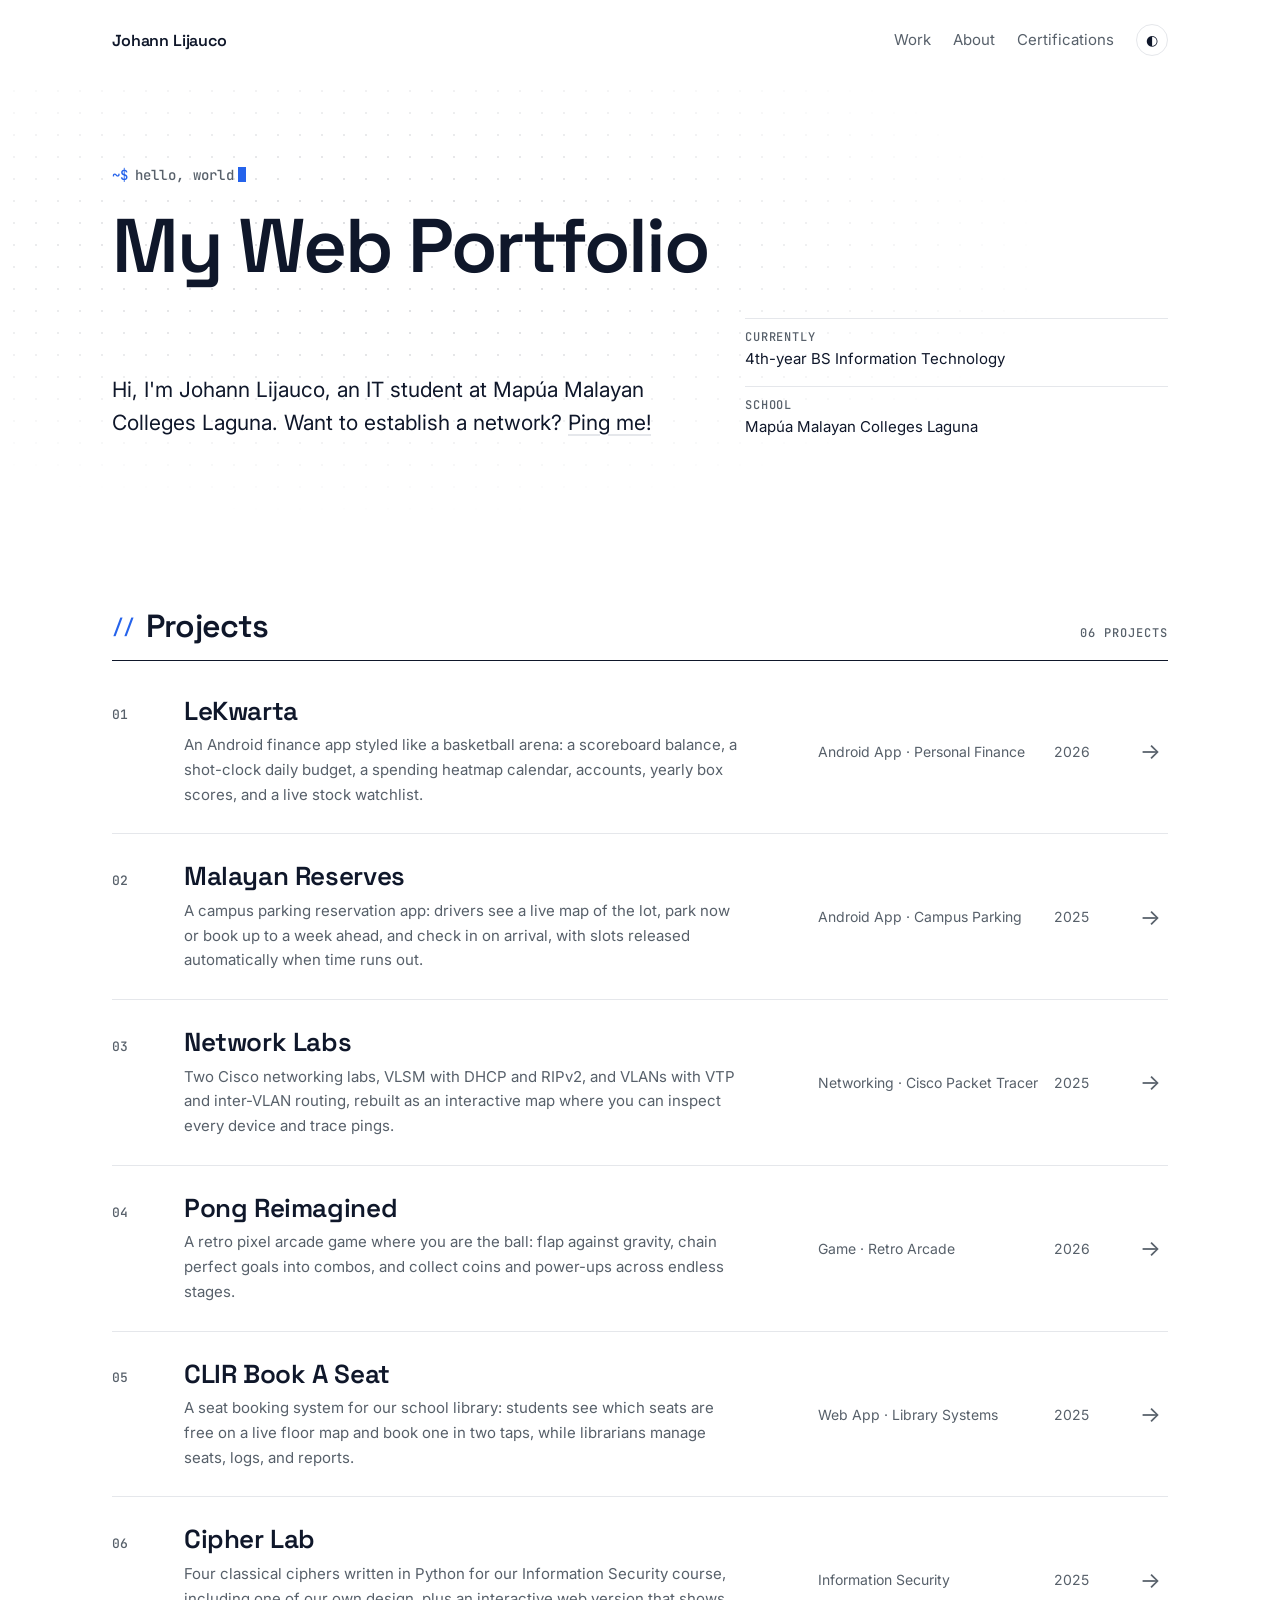
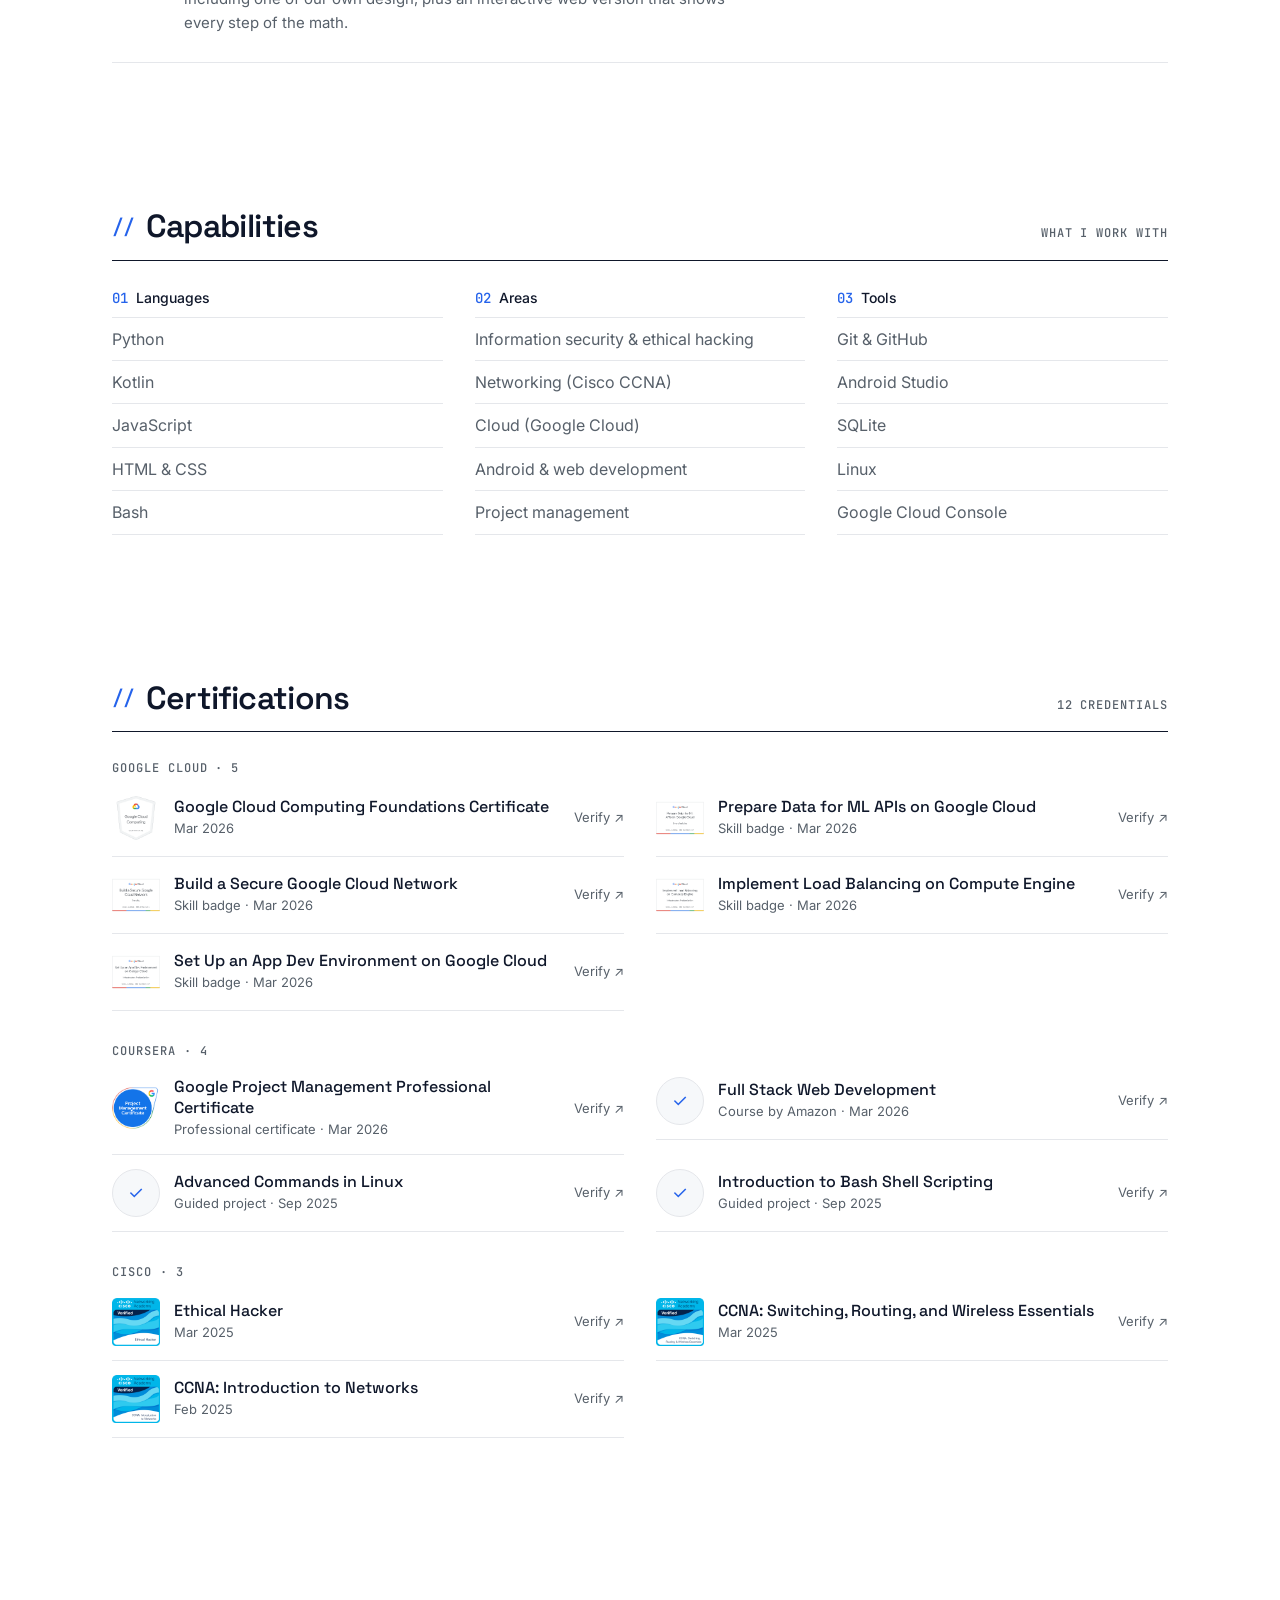
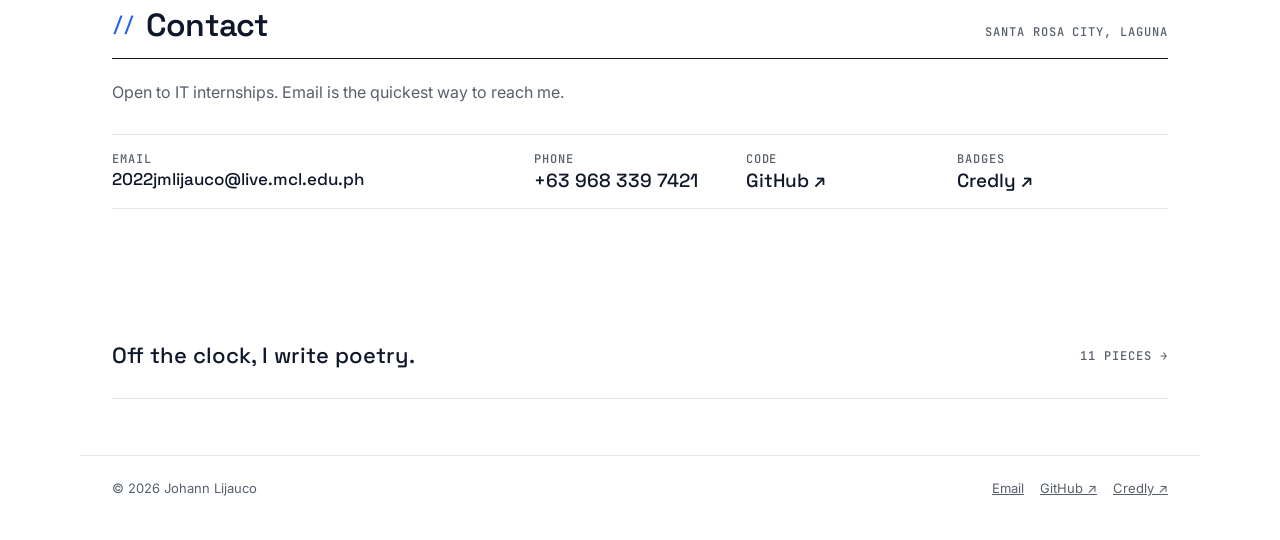
<file: index.html>
<!DOCTYPE html>
<html lang="en">
<head>
    <meta charset="UTF-8">
    <meta name="viewport" content="width=device-width, initial-scale=1.0">
    <title>Johann Lijauco · Portfolio</title>
    <meta name="description" content="Portfolio of Johann Lijauco, an IT student at Mapúa Malayan Colleges Laguna.">
    <script>try { const t = localStorage.getItem('theme'); if (t) document.documentElement.dataset.theme = t; } catch (e) {}</script>
    <link rel="preconnect" href="https://fonts.googleapis.com">
    <link rel="preconnect" href="https://fonts.gstatic.com" crossorigin>
    <link href="https://fonts.googleapis.com/css2?family=Inter:wght@400;500;600;700&family=JetBrains+Mono:wght@500&family=Space+Grotesk:wght@500;600;700&display=swap" rel="stylesheet">
    <link rel="stylesheet" href="assets/css/style.css">
</head>
<body data-page="home">
    <header class="site-header">
        <div class="wrap">
            <a class="wordmark" href="index.html">Johann Lijauco</a>
            <nav aria-label="Main">
                <a href="index.html#work">Work</a>
                <a href="index.html#about">About</a>
                <a class="nav-wide" href="index.html#certifications">Certifications</a>
                <button class="theme-btn" id="theme-toggle" type="button" aria-label="Toggle color theme">◐</button>
            </nav>
        </div>
    </header>

    <main>
        <section class="hero wrap">
            <p class="label prompt rise"><span class="ps1">~$</span>hello, world<span class="cursor" aria-hidden="true"></span></p>
            <h1 class="rise d1">My Web Portfolio</h1>
            <div class="hero-grid rise d2">
                <p class="hero-lede">Hi, I'm Johann Lijauco, an IT student at Mapúa Malayan Colleges Laguna. Want to establish a network? <a href="#contact">Ping me!</a></p>
                <dl class="hero-facts">
                    <div><dt>Currently</dt><dd>4th-year BS Information Technology</dd></div>
                    <div><dt>School</dt><dd>Mapúa Malayan Colleges Laguna</dd></div>
                </dl>
            </div>
        </section>

        <section class="section wrap" id="work">
            <div class="section-title">
                <h2>Projects</h2>
                <span class="label" id="project-count"></span>
            </div>
            <ol class="work-list" id="work-list"></ol>
        </section>

        <section class="section wrap" id="about">
            <div class="section-title">
                <h2>Capabilities</h2>
                <span class="label">What I work with</span>
            </div>
            <div class="caps">
                <div>
                    <h3><span class="n">01</span>Languages</h3>
                    <ul><li>Python</li><li>Kotlin</li><li>JavaScript</li><li>HTML &amp; CSS</li><li>Bash</li></ul>
                </div>
                <div>
                    <h3><span class="n">02</span>Areas</h3>
                    <ul><li>Information security &amp; ethical hacking</li><li>Networking (Cisco CCNA)</li><li>Cloud (Google Cloud)</li><li>Android &amp; web development</li><li>Project management</li></ul>
                </div>
                <div>
                    <h3><span class="n">03</span>Tools</h3>
                    <ul><li>Git &amp; GitHub</li><li>Android Studio</li><li>SQLite</li><li>Linux</li><li>Google Cloud Console</li></ul>
                </div>
            </div>
        </section>

        <section class="section wrap" id="certifications">
            <div class="section-title">
                <h2>Certifications</h2>
                <span class="label" id="cert-count"></span>
            </div>
            <div class="cert-groups" id="cert-groups"></div>
        </section>


        <section class="contact wrap" id="contact">
            <div class="section-title">
                <h2>Contact</h2>
                <span class="label">Santa Rosa City, Laguna</span>
            </div>
            <p>Open to IT internships. Email is the quickest way to reach me.</p>
            <ul class="profile-links">
                <li><a href="mailto:2022jmlijauco@live.mcl.edu.ph"><span class="label">Email</span><span class="contact-value">2022jmlijauco@live.mcl.edu.ph</span></a></li>
                <li><a href="tel:+639683397421"><span class="label">Phone</span>+63 968 339 7421</a></li>
                <li><a href="https://github.com/Yowhann321" target="_blank" rel="noopener"><span class="label">Code</span>GitHub ↗</a></li>
                <li><a href="https://www.credly.com/users/johann-lijauco" target="_blank" rel="noopener"><span class="label">Badges</span>Credly ↗</a></li>
            </ul>
        </section>
        <section class="section wrap off-clock" aria-label="Off the clock">
            <a class="writing-link" href="writing.html">
                <span>Off the clock, I write poetry.</span>
                <span class="label"><span id="writing-count">Read</span> →</span>
            </a>
        </section>
    </main>

    <footer class="site-footer">
        <div class="wrap">
            <span>© <span id="year">2026</span> Johann Lijauco</span>
            <span class="footer-links">
                <a href="mailto:2022jmlijauco@live.mcl.edu.ph">Email</a>
                <a href="https://github.com/Yowhann321" target="_blank" rel="noopener">GitHub ↗</a>
                <a href="https://www.credly.com/users/johann-lijauco" target="_blank" rel="noopener">Credly ↗</a>
            </span>
        </div>
    </footer>
    <script src="assets/js/main.js"></script>
</body>
</html>
</file>
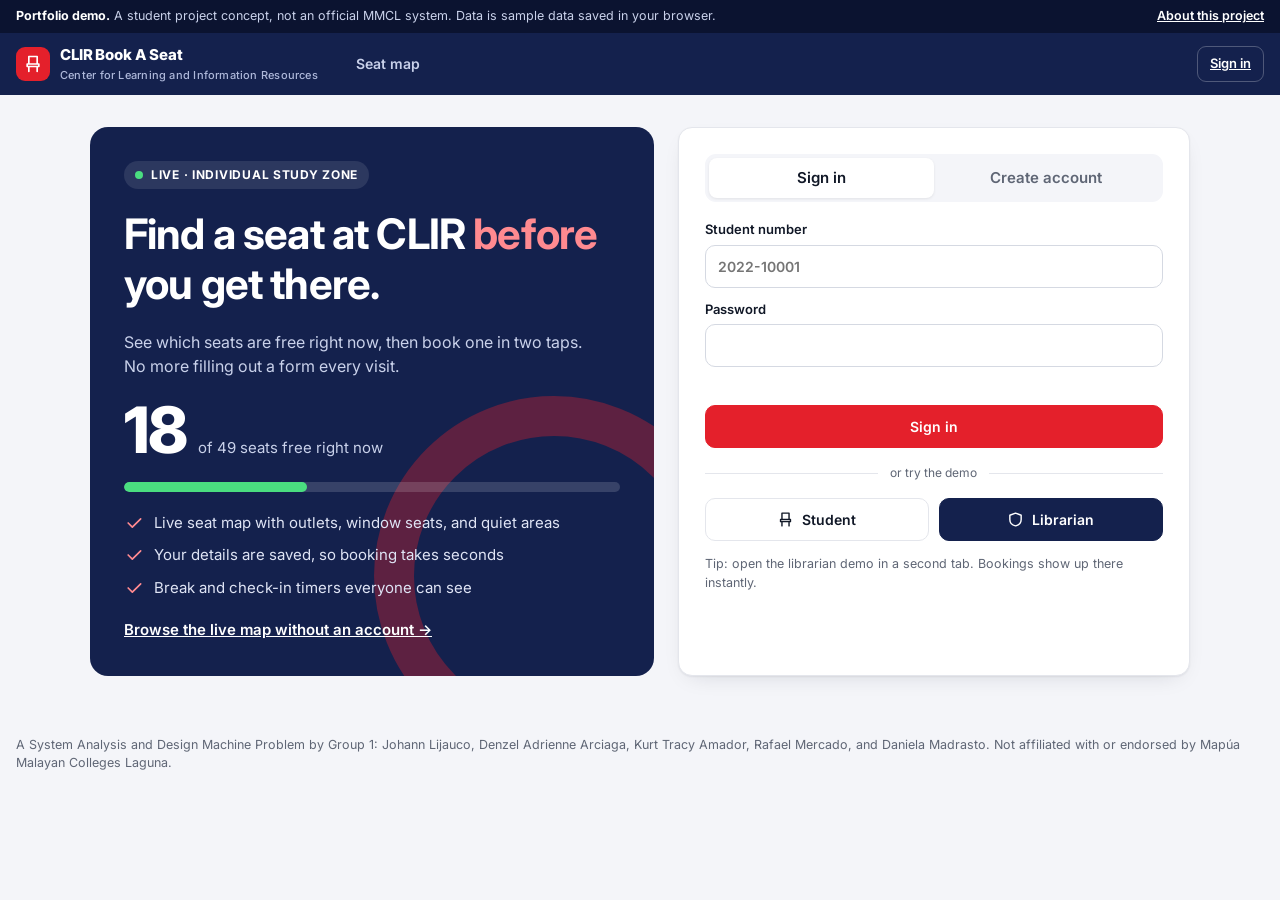
<file: projects/clir-book-a-seat/index.html>
<!DOCTYPE html>
<html lang="en">
<head>
<meta charset="UTF-8">
<meta name="viewport" content="width=device-width, initial-scale=1.0">
<title>CLIR Book A Seat</title>
<meta name="description" content="A web-based seat booking system concept for the MMCL CLIR library: a live seat map, two-tap reservations, and a librarian dashboard.">
<link rel="preconnect" href="https://fonts.googleapis.com">
<link rel="preconnect" href="https://fonts.gstatic.com" crossorigin>
<link href="https://fonts.googleapis.com/css2?family=Inter:wght@400;500;600;700;800&display=swap" rel="stylesheet">
<link rel="stylesheet" href="app.css">
</head>
<body>
  <div class="demo-strip">
    <span><b>Portfolio demo.</b> A student project concept, not an official MMCL system. Data is sample data saved in your browser.</span>
    <a href="../../work.html?type=projects&amp;id=clir-book-a-seat" data-portfolio-link>About this project</a>
  </div>
  <div id="app" aria-live="polite"></div>
  <div class="toast" id="toast" role="status"></div>
  <script src="app.js"></script>
</body>
</html>
</file>
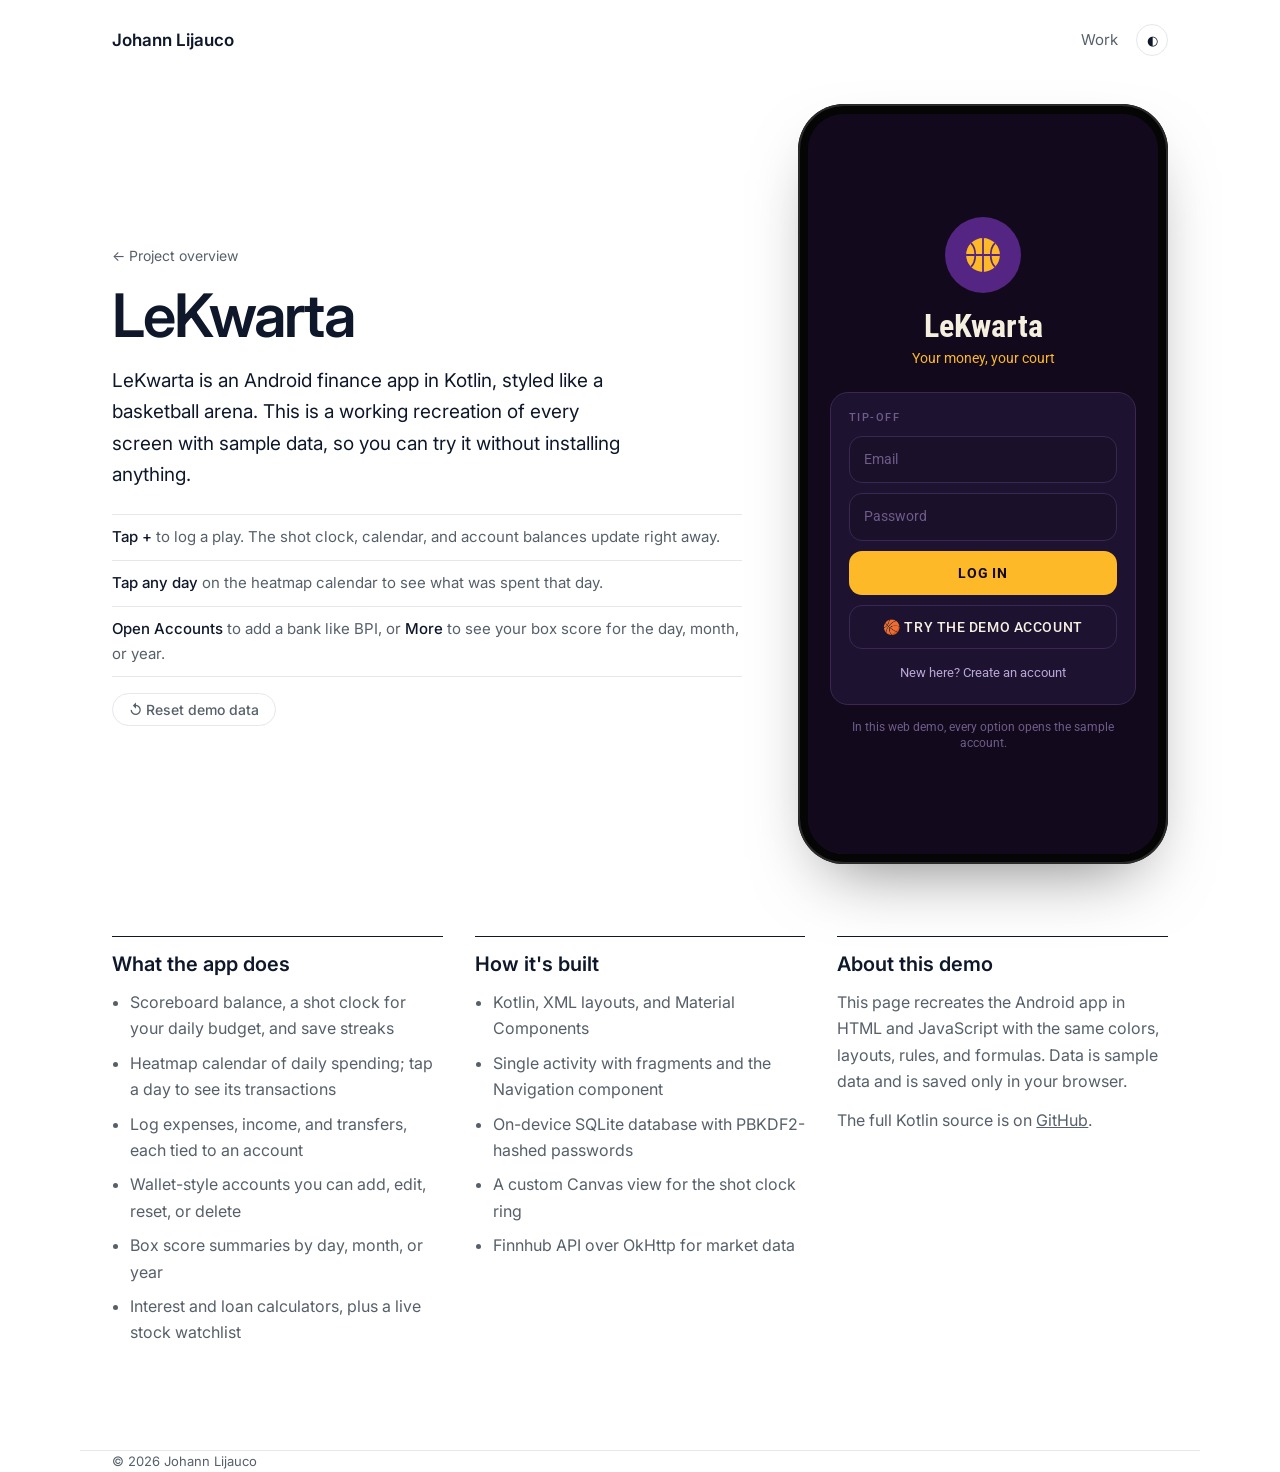
<file: projects/lekwarta/index.html>
<!DOCTYPE html>
<html lang="en">
<head>
<meta charset="UTF-8">
<meta name="viewport" content="width=device-width, initial-scale=1.0">
<title>LeKwarta Demo</title>
<meta name="description" content="Interactive demo of LeKwarta, an Android personal finance app built in Kotlin.">
<script>try { const t = localStorage.getItem('theme'); if (t) document.documentElement.dataset.theme = t; } catch (e) {}</script>
<link rel="preconnect" href="https://fonts.googleapis.com">
<link rel="preconnect" href="https://fonts.gstatic.com" crossorigin>
<link href="https://fonts.googleapis.com/css2?family=Inter:wght@400;500;600;700&family=JetBrains+Mono:wght@500&family=Roboto:wght@400;500;700&family=Roboto+Condensed:wght@700&display=swap" rel="stylesheet">
<style>
/* ---------- Page (matches the portfolio) ---------- */
:root{
  --bg:#ffffff; --surface:#f6f8fa; --ink:#0f172a; --muted:#57606a; --line:#e5e7eb; --accent:#2563eb;
  --display:'Inter',system-ui,sans-serif; --sans:'Inter',system-ui,sans-serif; --mono:'JetBrains Mono',ui-monospace,monospace;
}
@media (prefers-color-scheme: dark){
  :root:not([data-theme="light"]){ --bg:#0d1117; --surface:#161b22; --ink:#e6edf3; --muted:#8b949e; --line:#30363d; --accent:#58a6ff; }
}
:root[data-theme="dark"]{ --bg:#0d1117; --surface:#161b22; --ink:#e6edf3; --muted:#8b949e; --line:#30363d; --accent:#58a6ff; }
*{box-sizing:border-box}
html{-webkit-text-size-adjust:100%}
body{margin:0;background:var(--bg);color:var(--ink);font:16px/1.65 var(--sans)}
a{color:inherit}
.wrap{max-width:1120px;margin:0 auto;padding:0 16px}
@media (min-width:720px){.wrap{padding:0 32px}}
.top{display:flex;justify-content:space-between;align-items:center;gap:12px;padding-top:24px;padding-bottom:24px}
.top .wordmark{font:600 17px var(--display);text-decoration:none;white-space:nowrap}
.top nav{display:flex;align-items:center;gap:18px}
.top nav a{font-size:15px;color:var(--muted);text-decoration:none}
.top nav a:hover{color:var(--ink)}
.theme-btn{width:32px;height:32px;border-radius:50%;border:1px solid var(--line);background:transparent;color:var(--ink);cursor:pointer}

.stage{display:grid;grid-template-columns:minmax(0,1fr) auto;gap:56px;align-items:center;padding-top:24px;padding-bottom:72px}
@media (max-width:880px){.stage{grid-template-columns:minmax(0,1fr);gap:36px;justify-items:center}}
.intro h1{font:600 clamp(36px,5.6vw,60px)/1.05 var(--display);letter-spacing:-.03em;margin:16px 0 18px}
.intro h1 em{font-style:normal;color:var(--accent)}
.intro p{font-size:19px;max-width:520px;margin:0 0 20px}
.intro .tips{list-style:none;padding:0;margin:24px 0 0;border-top:1px solid var(--line)}
.intro .tips li{padding:10px 0;border-bottom:1px solid var(--line);color:var(--muted);font-size:15px}
.intro .tips b{color:var(--ink);font-weight:500}
.back{font-size:14px;color:var(--muted);text-decoration:none}
.back:hover{color:var(--accent)}
.reset{margin-top:16px;font:500 14px var(--sans);background:none;border:1px solid var(--line);color:var(--muted);border-radius:999px;padding:7px 16px;cursor:pointer}
.reset:hover{color:var(--ink);border-color:var(--ink)}

.details{display:grid;grid-template-columns:repeat(3,minmax(0,1fr));gap:32px;padding-bottom:96px}
@media (max-width:820px){.details{grid-template-columns:minmax(0,1fr);gap:24px}}
.details h2{font:600 20px/1.3 var(--display);margin:0 0 12px;padding-top:14px;border-top:1px solid var(--ink)}
.details ul{margin:0;padding-left:18px;color:var(--muted)}
.details li{margin-bottom:8px}
.details p{color:var(--muted);margin:0 0 12px}
footer{border-top:1px solid var(--line);padding:22px 0 40px;font-size:13px;color:var(--muted)}

/* ---------- Phone frame ---------- */
.phone{width:370px;max-width:100%;flex:none;height:760px;border-radius:46px;background:#050505;padding:10px;box-shadow:0 30px 70px -30px rgba(0,0,0,.55),inset 0 0 0 2px #2a2a2a;position:relative}
@media (max-width:400px){.phone{height:720px;border-radius:38px;padding:8px}}
.screen{position:relative;height:100%;border-radius:36px;overflow:hidden;font:14px/1.4 'Roboto',system-ui,sans-serif;display:flex;flex-direction:column}
@media (max-width:400px){.screen{border-radius:30px}}

/* ---------- App: Courtside palette (res/values/colors.xml) ---------- */
.app{--bg:#120A1C;--nav:#170E24;--card:#1D1230;--card2:#261A3B;--input:#1A1029;--line:#3A2752;--gold:#FDB927;--gold-soft:#33280C;--purple:#552583;--purple-l:#7B45B8;
  --text:#F5EFE0;--text2:#B9A6D6;--hint:#6E5C8A;--green:#4ADE80;--red:#FF6B6B;--blue:#60A5FA;
  --h0:#21152F;--h1:#3B2560;--h2:#552583;--h3:#7B45B8;--hover:#8C2F3C;--cond:'Roboto Condensed','Roboto',sans-serif}
.screen{background:#120A1C;color:#F5EFE0}
.statusbar{display:flex;justify-content:space-between;align-items:center;padding:12px 24px 6px;font-size:12px;font-weight:500;flex:none}
.statusbar .cam{width:10px;height:10px;border-radius:50%;background:#1a1a1a;box-shadow:inset 0 0 0 2px #000}
.app{flex:1;display:flex;flex-direction:column;min-height:0;color:var(--text)}
.app button{font-family:inherit}
.view{flex:1;overflow-y:auto;padding:6px 16px 96px;scrollbar-width:none}
.view::-webkit-scrollbar{display:none}
.view[hidden]{display:none}
.title{font:700 24px var(--cond);margin:6px 0 2px}
.sub{color:var(--text2);font-size:12.5px;margin:0 0 14px}
.lbl{font-size:10.5px;font-weight:500;letter-spacing:.14em;text-transform:uppercase;color:var(--hint)}
.lbl.gold{color:var(--gold)}
.score{font-family:var(--cond);font-weight:700;color:var(--gold);letter-spacing:.02em}
.card{background:var(--card);border-radius:16px;padding:12px}
.court{background:var(--card);border:1.5px solid var(--line);border-radius:18px}
.row{display:flex;align-items:center;gap:10px}
.sp{flex:1}
.pos{color:var(--green)}.neg{color:var(--red)}.trf{color:var(--blue)}

/* auth */
.auth{position:absolute;inset:0;z-index:30;background:var(--bg);display:flex;flex-direction:column;justify-content:center;align-items:center;padding:24px 22px;gap:4px;overflow-y:auto}
.auth[hidden]{display:none}
.ball{width:76px;height:76px;margin-bottom:10px}
.auth h2{font:700 32px var(--cond);margin:0}
.auth .tag{color:var(--gold);margin:0 0 20px;font-size:13.5px}
.auth .court{width:100%;padding:18px;display:flex;flex-direction:column;gap:10px}
.field{width:100%;background:var(--input);border:1px solid var(--line);border-radius:13px;padding:13px 14px;color:var(--text);font:inherit;font-size:14px}
.field::placeholder{color:var(--hint)}
.field:focus{outline:none;border-color:var(--gold)}
.btn-gold{width:100%;background:var(--gold);color:var(--bg);border:0;border-radius:13px;padding:14px;font-weight:700;font-size:14px;letter-spacing:.06em;text-transform:uppercase;cursor:pointer}
.btn-gold:active{filter:brightness(.92)}
.btn-ghost{width:100%;background:transparent;border:1px solid var(--line);color:var(--text);border-radius:13px;padding:13px;font-size:14px;font-weight:500;letter-spacing:.04em;text-transform:uppercase;cursor:pointer}
.link{background:none;border:0;color:var(--text2);font-size:13px;cursor:pointer;padding:6px}
.note{text-align:center;font-size:11.5px;color:var(--hint);margin-top:10px}

/* home */
.greet{color:var(--text2);font-size:12.5px}
.uname{font:700 21px var(--cond)}
.avatar{width:42px;height:42px;border-radius:50%;background:var(--purple);color:var(--gold);display:grid;place-items:center;font-weight:700;font-size:14px;flex:none}
.scoreboard{position:relative;overflow:hidden;text-align:center;padding:14px 16px 12px;margin-top:12px}
.scoreboard::before{content:'';position:absolute;left:50%;top:0;bottom:0;width:1.5px;background:var(--line)}
.scoreboard::after{content:'';position:absolute;left:50%;top:50%;width:110px;height:110px;margin:-55px 0 0 -55px;border:1.5px solid var(--line);border-radius:50%}
.scoreboard > *{position:relative;z-index:1}
.scoreboard .lbl.gold,.scoreboard .big{background:var(--card);padding:0 8px;display:inline-block}
.scoreboard .big{font-size:34px;line-height:1.1}
.sb-row{display:flex;justify-content:space-between;margin-top:8px;text-align:left}
.sb-row div:last-child{text-align:right}
.sb-row .score{font-size:16px}
.shot{display:flex;gap:14px;align-items:center;margin-top:10px;cursor:pointer}
.shot svg{width:62px;height:62px;flex:none}
.shot .main{font-size:16px;font-weight:700}
.shot .meta{font-size:11.5px;color:var(--text2)}
.streak{display:inline-block;margin-top:5px;background:var(--gold-soft);color:var(--gold);border-radius:20px;padding:2px 10px;font-size:11.5px}
.cal-head{display:flex;align-items:center;justify-content:space-between;margin-bottom:6px}
.cal-head b{font:700 15px var(--cond)}
.icon-btn{background:none;border:0;color:var(--text2);width:30px;height:30px;border-radius:50%;cursor:pointer;font-size:18px;line-height:1}
.icon-btn:hover{background:var(--card2);color:var(--text)}
.cal{display:grid;grid-template-columns:repeat(7,1fr);gap:3px;text-align:center}
.cal .dh{font-size:10.5px;color:var(--hint);padding:2px 0}
.cal button{height:32px;border:0;border-radius:8px;font-size:11.5px;color:var(--text);cursor:pointer;padding:0}
.cal button.inc{color:var(--green)}
.cal button.today{box-shadow:inset 0 0 0 2px var(--gold);font-weight:700}
.cal button.sel{background:var(--gold)!important;color:var(--bg)!important;font-weight:700}
.cal button:disabled{color:var(--hint);cursor:default}
.legend{display:flex;align-items:center;justify-content:center;gap:3px;margin-top:9px;font-size:10.5px;color:var(--hint);flex-wrap:wrap}
.legend i{width:10px;height:10px;border-radius:3px;display:inline-block}
.legend span{margin:0 5px}
.day-head{display:flex;justify-content:space-between;align-items:baseline;margin:16px 0 8px}
.day-head small{font-size:11px;color:var(--hint)}
.chips{display:flex;gap:6px;overflow-x:auto;scrollbar-width:none;margin-bottom:10px}
.chips::-webkit-scrollbar{display:none}
.chip{border:1px solid var(--line);background:var(--card);color:var(--text);border-radius:999px;padding:6px 14px;font-size:12px;cursor:pointer;white-space:nowrap}
.chip.on{background:var(--gold);border-color:var(--gold);color:var(--bg);font-weight:500}
.txn{display:flex;align-items:center;gap:11px;padding:10px 11px;background:var(--card);border-radius:15px;margin-bottom:7px;cursor:pointer;width:100%;border:0;color:inherit;text-align:left}
.txn:hover{background:var(--card2)}
.txn .ic{width:38px;height:38px;border-radius:11px;background:var(--card2);display:grid;place-items:center;font-size:17px;flex:none}
.txn .nm{font-size:13.5px;font-weight:700}
.txn .ac{font-size:11.5px;color:var(--text2)}
.txn .amt{font:700 14px var(--cond);text-align:right}
.txn .tm{font-size:10.5px;color:var(--hint);text-align:right}
.empty{text-align:center;color:var(--hint);padding:24px 0;white-space:pre-line;font-size:12.5px}
.fab{position:absolute;right:16px;bottom:78px;width:54px;height:54px;border-radius:16px;background:var(--gold);color:var(--bg);border:0;font-size:28px;cursor:pointer;box-shadow:0 8px 22px -8px rgba(253,185,39,.6);z-index:5;line-height:1}
.fab[hidden]{display:none}
.fab.wide{width:auto;padding:0 18px;font-size:13px;font-weight:700;letter-spacing:.06em;text-transform:uppercase}

/* calculator */
.seg{display:grid;grid-template-columns:repeat(3,1fr);gap:6px}
.seg button{background:var(--input);border:1px solid var(--line);color:var(--text2);border-radius:12px;padding:10px 0;font-size:13px;font-weight:700;cursor:pointer}
.seg button.on{background:var(--gold-soft);border:1.5px solid var(--gold);color:var(--gold)}
.hintline{font-size:11.5px;color:var(--hint);margin:8px 0 2px}
.form label{display:block;font-size:10.5px;font-weight:500;letter-spacing:.14em;text-transform:uppercase;color:var(--hint);margin:12px 0 5px}
.result{margin-top:14px;text-align:center;padding:16px}
.result .score{display:block;font-size:32px;margin:2px 0}
.result span{font-size:12px;color:var(--text2);white-space:pre-line}

/* stocks */
.upd{font-size:11px;color:var(--text2)}
.idx-strip{display:flex;gap:8px;overflow-x:auto;scrollbar-width:none;margin:8px -16px 0;padding:0 16px}
.idx-strip::-webkit-scrollbar{display:none}
.idx{flex:none;width:118px;background:var(--card);border:1px solid var(--line);border-radius:14px;padding:10px 12px}
.idx small{color:var(--text2);font-size:10.5px;display:block}
.idx b{font-size:13px;display:block}
.idx .score{font-size:15px;display:block;margin:6px 0 4px}
.chg{font-size:10.5px;font-weight:500;border-radius:6px;padding:1px 6px;display:inline-block}
.chg.up{background:#14301F;color:var(--green)}
.chg.down{background:#3A1620;color:var(--red)}
.stock{display:flex;align-items:center;gap:11px;background:var(--card);border:1px solid var(--line);border-radius:15px;padding:10px 12px;margin-bottom:7px}
.tick{width:40px;height:40px;border-radius:50%;display:grid;place-items:center;font-size:11px;font-weight:700;flex:none}
.stock .nm{font-weight:700}
.stock .co{font-size:11.5px;color:var(--text2)}
.stock .px{text-align:right}
.stock .px .score{display:block;font-size:14px}
.rm{background:none;border:0;color:var(--hint);font-size:16px;cursor:pointer;padding:4px}
.rm:hover{color:var(--red)}

/* accounts */
.wallet{position:relative;overflow:hidden;height:118px;border-radius:20px;padding:15px 16px;margin-bottom:10px;cursor:pointer;color:#fff;display:flex;flex-direction:column;border:0;width:100%;text-align:left}
.wallet::after{content:'';position:absolute;right:-48px;top:50%;width:140px;height:140px;margin-top:-70px;border:2px solid rgba(255,255,255,.2);border-radius:50%}
.wallet .t{font-size:10.5px;letter-spacing:.14em;opacity:.8;display:flex;justify-content:space-between}
.wallet .n{font:700 17px var(--cond);margin-top:3px}
.wallet .b{font:700 22px var(--cond);margin-top:auto}
.swatches{display:flex;gap:10px}
.swatches button{width:34px;height:34px;border-radius:50%;border:0;cursor:pointer}
.swatches button.on{box-shadow:0 0 0 3px var(--gold)}

/* more */
.profile{display:flex;gap:12px;align-items:center}
.profile .avatar{width:50px;height:50px;font-size:17px}
.stats3{display:grid;grid-template-columns:repeat(3,1fr);gap:6px;margin-top:10px}
.stats3 .score{font-size:16px;display:block}
.bars-m{display:flex;align-items:flex-end;height:96px;gap:4px;margin-top:8px}
.bars-m div{flex:1;display:flex;flex-direction:column;align-items:center;justify-content:flex-end;height:100%;gap:4px}
.bars-m i{width:12px;border-radius:4px;display:block;min-height:3px}
.bars-m span{font-size:10px;color:var(--hint)}
.catbar{margin-top:9px}
.catbar .row{font-size:12.5px}
.catbar small{color:var(--text2);font-size:11.5px}
.track{height:6px;border-radius:3px;background:var(--h0);margin-top:5px;overflow:hidden}
.track i{display:block;height:100%;background:var(--gold);border-radius:3px}
.settings{padding:0;overflow:hidden}
.settings button{display:flex;width:100%;align-items:center;gap:8px;background:none;border:0;border-bottom:1px solid var(--line);color:var(--text);padding:15px 14px;font-size:14px;cursor:pointer;text-align:left}
.settings button:last-child{border-bottom:0}
.settings button:hover{background:var(--card2)}
.settings .v{margin-left:auto;color:var(--text2)}
.settings .chev{color:var(--hint)}

/* bottom nav */
.bnav{position:absolute;left:0;right:0;bottom:0;display:grid;grid-template-columns:repeat(5,1fr);background:var(--nav);border-top:1px solid var(--line);padding:8px 2px 16px;z-index:6}
.bnav button{background:none;border:0;color:var(--hint);display:flex;flex-direction:column;align-items:center;gap:3px;font-size:10.5px;cursor:pointer}
.bnav svg{width:22px;height:22px}
.bnav button.on{color:var(--gold);font-weight:700}

/* sheets, dialogs, toast */
.overlay{position:absolute;inset:0;background:rgba(0,0,0,.6);z-index:20;display:flex;align-items:flex-end}
.overlay.center{align-items:center;padding:20px}
.overlay[hidden]{display:none}
.sheet{width:100%;max-height:90%;overflow-y:auto;background:var(--card);border-radius:24px 24px 0 0;padding:14px 18px 20px;animation:up .22s ease-out;scrollbar-width:none}
.overlay.center .sheet{border-radius:6px;max-height:80%;padding:20px 20px 10px}
@keyframes up{from{transform:translateY(30px);opacity:0}to{transform:none;opacity:1}}
.grab{width:40px;height:4px;background:var(--line);margin:0 auto 12px;border-radius:2px}
.sheet h3{margin:0 0 6px;font:700 21px var(--cond)}
.sheet label{display:block;font-size:10.5px;font-weight:500;letter-spacing:.14em;text-transform:uppercase;color:var(--hint);margin:12px 0 6px}
.cats{display:flex;gap:6px;overflow-x:auto;scrollbar-width:none;padding-bottom:2px}
.cats::-webkit-scrollbar{display:none}
select.field{appearance:none;background-image:linear-gradient(45deg,transparent 50%,#B9A6D6 50%),linear-gradient(135deg,#B9A6D6 50%,transparent 50%);background-position:calc(100% - 18px) 50%,calc(100% - 13px) 50%;background-size:5px 5px;background-repeat:no-repeat}
select.field option{background:var(--card2)}
input[type=date].field{color-scheme:dark}
.amount{font:700 19px var(--cond);color:var(--gold)}
.actions{display:grid;grid-template-columns:1fr 1fr;gap:8px;margin-top:16px}
.actions.three{grid-template-columns:auto 1fr 1fr}
.btn-red{background:transparent;border:1px solid var(--line);color:var(--red);border-radius:13px;padding:13px 14px;font-size:14px;font-weight:500;text-transform:uppercase;cursor:pointer}
.err{color:var(--red);font-size:12.5px;min-height:16px;margin-top:8px}
.dlg-text{color:var(--text2);font-size:14px;margin:6px 0 0;white-space:pre-line}
.dlg-actions{display:flex;justify-content:flex-end;gap:4px;margin-top:14px}
.dlg-actions button{background:none;border:0;color:var(--gold);font-weight:500;letter-spacing:.06em;text-transform:uppercase;padding:10px 12px;cursor:pointer;font-size:13.5px}
.res{display:flex;justify-content:space-between;align-items:center;width:100%;background:none;border:0;border-bottom:1px solid var(--line);color:var(--text);padding:10px 2px;cursor:pointer;text-align:left}
.res small{color:var(--text2)}
.toast{position:absolute;left:50%;bottom:92px;transform:translateX(-50%);background:#ECE6F5;color:#1D1230;font-size:13px;padding:9px 16px;border-radius:999px;z-index:40;opacity:0;transition:opacity .2s;pointer-events:none;white-space:nowrap}
.toast.on{opacity:1}
</style>
</head>
<body>
<header class="wrap top">
  <a class="wordmark" href="../../index.html">Johann Lijauco</a>
  <nav>
    <a href="../../index.html#work">Work</a>
    <button class="theme-btn" id="theme-toggle" type="button" aria-label="Toggle color theme">◐</button>
  </nav>
</header>

<main class="wrap">
  <section class="stage">
    <div class="intro">
      <a class="back" href="../../work.html?type=projects&id=lekwarta">← Project overview</a>
      <h1>LeKwarta</h1>
      <p>LeKwarta is an Android finance app in Kotlin, styled like a basketball arena. This is a working recreation of every screen with sample data, so you can try it without installing anything.</p>
      <ul class="tips">
        <li><b>Tap +</b> to log a play. The shot clock, calendar, and account balances update right away.</li>
        <li><b>Tap any day</b> on the heatmap calendar to see what was spent that day.</li>
        <li><b>Open Accounts</b> to add a bank like BPI, or <b>More</b> to see your box score for the day, month, or year.</li>
      </ul>
      <button class="reset" id="reset" type="button">↺ Reset demo data</button>
    </div>

    <div class="phone" aria-label="LeKwarta app demo">
      <div class="screen">
        <div class="statusbar"><span id="clock">9:41</span><span class="cam"></span><span>▲ ● ▮</span></div>
        <div class="app" id="app">

          <!-- Login (activity_auth.xml) -->
          <form class="auth" id="auth" autocomplete="off">
            <svg class="ball" viewBox="0 0 108 108" aria-hidden="true"><circle cx="54" cy="54" r="54" fill="#552583"/><circle cx="54" cy="54" r="24" fill="#FDB927"/><path d="M30 54h48M54 30v48M37 37c8 8 8 26 0 34M71 37c-8 8-8 26 0 34" stroke="#552583" stroke-width="2.5" fill="none"/></svg>
            <h2>LeKwarta</h2>
            <p class="tag">Your money, your court</p>
            <div class="court">
              <div class="lbl">Tip-off</div>
              <input class="field" type="text" placeholder="Email" aria-label="Email">
              <input class="field" type="password" placeholder="Password" aria-label="Password">
              <button class="btn-gold" type="submit">Log in</button>
              <button class="btn-ghost" type="button" id="demo-btn">🏀 Try the demo account</button>
              <button class="link" type="button" id="signup-link">New here? Create an account</button>
            </div>
            <div class="note">In this web demo, every option opens the sample account.</div>
          </form>

          <!-- Home -->
          <section class="view" id="v-home">
            <div class="row" style="margin-top:4px">
              <div class="sp"><div class="greet" id="greet">Good morning,</div><div class="uname">Juan dela Cruz</div></div>
              <div class="avatar">JD</div>
            </div>
            <div class="court scoreboard">
              <div class="lbl gold">Balance</div><br>
              <span class="score big" id="s-bal">₱0</span>
              <div class="sb-row">
                <div><div class="lbl">In this month</div><span class="score pos" id="s-in">₱0</span></div>
                <div><div class="lbl">Out this month</div><span class="score neg" id="s-out">₱0</span></div>
              </div>
            </div>
            <div class="card shot" id="shot" role="button" tabindex="0" aria-label="Change daily budget">
              <svg viewBox="0 0 62 62"><circle cx="31" cy="31" r="26" fill="none" stroke="#3A2752" stroke-width="6"/><circle id="ring" cx="31" cy="31" r="26" fill="none" stroke="#FDB927" stroke-width="6" stroke-linecap="round" stroke-dasharray="0 999" transform="rotate(-90 31 31)"/><text id="ring-text" x="31" y="35.5" text-anchor="middle" font-family="Roboto Condensed, Roboto" font-weight="700" font-size="12.5" fill="#FDB927">0%</text></svg>
              <div class="sp">
                <div class="lbl gold">Shot clock</div>
                <div class="main" id="shot-main">₱500 left today</div>
                <div class="meta" id="shot-meta">Spent ₱0 of ₱500 · tap to change</div>
                <span class="streak" id="streak">🏀 Start a streak today</span>
              </div>
            </div>
            <div class="card" style="margin-top:10px">
              <div class="cal-head">
                <button class="icon-btn" id="cal-prev" type="button" aria-label="Previous month">‹</button>
                <b id="cal-month">October 2026</b>
                <button class="icon-btn" id="cal-next" type="button" aria-label="Next month">›</button>
              </div>
              <div class="cal" id="cal"></div>
              <div class="legend">Less <i style="background:var(--h0)"></i><i style="background:var(--h1)"></i><i style="background:var(--h2)"></i><i style="background:var(--h3)"></i> More <span></span><i style="background:var(--hover)"></i> Over <span></span><b style="color:var(--green);font-weight:400">Income day</b></div>
            </div>
            <div class="day-head"><span class="lbl" id="day-lbl" style="color:var(--text2)">Today</span><small id="day-sum"></small></div>
            <div class="chips" id="chips">
              <button class="chip on" data-f="all" type="button">All</button>
              <button class="chip" data-f="expense" type="button">Expense</button>
              <button class="chip" data-f="income" type="button">Income</button>
              <button class="chip" data-f="transfer" type="button">Transfer</button>
            </div>
            <div id="day-list"></div>
          </section>

          <!-- Calculator -->
          <section class="view" id="v-calc" hidden>
            <div class="title">Calculator</div>
            <p class="sub">Run the numbers on savings and loans</p>
            <div class="seg" id="calc-tabs">
              <button class="on" data-t="simple" type="button">Simple</button>
              <button data-t="compound" type="button">Compound</button>
              <button data-t="loan" type="button">Loan</button>
            </div>
            <div class="hintline" id="c-hint"></div>
            <div class="form">
              <label for="c-p">Principal (₱)</label><input class="field" id="c-p" type="number" inputmode="decimal" value="10000">
              <label for="c-r">Annual rate (%)</label><input class="field" id="c-r" type="number" inputmode="decimal" value="5">
              <div id="c-time"><label for="c-t">Time (years)</label><input class="field" id="c-t" type="number" inputmode="decimal" value="2"></div>
              <div id="c-extra" hidden><label for="c-m">Months</label><input class="field" id="c-m" type="number" inputmode="numeric" value="12"></div>
              <button class="btn-gold" id="c-go" type="button" style="margin-top:16px">Calculate</button>
            </div>
            <div class="court result"><div class="lbl gold" id="c-label">Total interest</div><span class="score" id="c-res">₱0.00</span><span id="c-sub"></span></div>
          </section>

          <!-- Stocks -->
          <section class="view" id="v-stocks" hidden>
            <div class="title">Markets</div>
            <div class="upd" id="upd">Updating…</div>
            <div class="lbl" style="margin-top:14px">Market overview</div>
            <div class="idx-strip" id="idx"></div>
            <div class="row" style="margin:18px 0 8px"><div class="lbl sp">Watchlist</div><span class="upd" id="stock-count">0 stocks</span></div>
            <div id="watch"></div>
            <div class="note">Sample prices. The app pulls live quotes from Finnhub.</div>
          </section>

          <!-- Accounts -->
          <section class="view" id="v-accounts" hidden>
            <div class="title">Accounts</div>
            <p class="sub">Your roster of wallets and banks</p>
            <div class="court row" style="padding:14px 16px;margin-bottom:12px">
              <div class="sp"><div class="lbl gold">Net worth</div><span class="score" id="networth" style="font-size:26px">₱0</span></div>
              <span class="upd" id="acct-count">0 accounts</span>
            </div>
            <div id="wallets"></div>
            <div class="note">Tap a card to rename it or reset its balance.</div>
          </section>

          <!-- More -->
          <section class="view" id="v-more" hidden>
            <div class="title" style="margin-bottom:12px">More</div>
            <div class="card profile">
              <div class="avatar">JD</div>
              <div><div style="font-weight:700;font-size:16px">Juan dela Cruz</div><div style="color:var(--text2);font-size:12.5px">juan@lekwarta.app</div><div style="color:var(--hint);font-size:11.5px" id="since">On the roster since 2026</div></div>
            </div>
            <div class="lbl" style="margin:18px 0 8px">Box score</div>
            <div class="court" style="padding:14px">
              <div class="seg" id="period-tabs">
                <button data-p="day" type="button">Day</button>
                <button class="on" data-p="month" type="button">Month</button>
                <button data-p="year" type="button">Year</button>
              </div>
              <div class="cal-head" style="margin:10px 0 0">
                <button class="icon-btn" id="p-prev" type="button" aria-label="Previous period">‹</button>
                <b id="p-label">October 2026</b>
                <button class="icon-btn" id="p-next" type="button" aria-label="Next period">›</button>
              </div>
              <div class="stats3">
                <div><div class="lbl">Earned</div><span class="score pos" id="b-in">₱0</span></div>
                <div><div class="lbl">Spent</div><span class="score neg" id="b-out">₱0</span></div>
                <div><div class="lbl">Net</div><span class="score" id="b-net">₱0</span></div>
              </div>
              <div style="font-size:11.5px;color:var(--hint);margin-top:4px" id="b-count">0 transactions</div>
              <div id="b-months" hidden><div class="lbl" style="margin-top:14px">Spending by month</div><div class="bars-m" id="bars-m"></div></div>
              <div class="lbl" style="margin-top:14px">Where it went</div>
              <div id="b-cats"></div>
            </div>
            <div class="lbl" style="margin:18px 0 8px">Settings</div>
            <div class="card settings">
              <button type="button" id="set-budget">Daily budget (shot clock)<span class="v" id="budget-v">₱500</span><span class="chev">›</span></button>
              <button type="button" id="set-switch">Switch account<span class="chev" style="margin-left:auto">›</span></button>
              <button type="button" id="set-about">About LeKwarta<span class="chev" style="margin-left:auto">›</span></button>
              <button type="button" id="set-logout" style="color:var(--red)">Log out<span class="chev" style="margin-left:auto">›</span></button>
            </div>
          </section>

          <button class="fab" id="fab" type="button" aria-label="Log a play">+</button>

          <nav class="bnav" id="bnav">
            <button class="on" data-v="home" type="button"><svg viewBox="0 0 24 24" fill="currentColor"><path d="M10 20v-6h4v6h5v-8h3L12 3 2 12h3v8z"/></svg>Home</button>
            <button data-v="calc" type="button"><svg viewBox="0 0 24 24" fill="currentColor"><path d="M19 3H5a2 2 0 0 0-2 2v14a2 2 0 0 0 2 2h14a2 2 0 0 0 2-2V5a2 2 0 0 0-2-2zM8 17H6v-2h2v2zm0-4H6v-2h2v2zm0-4H6V7h2v2zm5 8h-2v-2h2v2zm0-4h-2v-2h2v2zm0-4h-2V7h2v2zm5 8h-2v-6h2v6zm0-8h-2V7h2v2z"/></svg>Calc</button>
            <button data-v="stocks" type="button"><svg viewBox="0 0 24 24" fill="none" stroke="currentColor" stroke-width="2.2" stroke-linecap="round" stroke-linejoin="round"><path d="M3 17l6-6 4 4 8-8"/></svg>Stocks</button>
            <button data-v="accounts" type="button"><svg viewBox="0 0 24 24" fill="currentColor"><path d="M4 10v7h3v-7H4zm6.5 0v7h3v-7h-3zM2 22h19v-3H2v3zm15-12v7h3v-7h-3zM11.5 1L2 6v2h19V6l-9.5-5z"/></svg>Accounts</button>
            <button data-v="more" type="button"><svg viewBox="0 0 24 24" fill="currentColor"><circle cx="5" cy="12" r="2.2"/><circle cx="12" cy="12" r="2.2"/><circle cx="19" cy="12" r="2.2"/></svg>More</button>
          </nav>

          <div class="overlay" id="overlay" hidden><div class="sheet" id="sheet"></div></div>
          <div class="toast" id="toast"></div>
        </div>
      </div>
    </div>
  </section>

  <section class="details">
    <div>
      <h2>What the app does</h2>
      <ul>
        <li>Scoreboard balance, a shot clock for your daily budget, and save streaks</li>
        <li>Heatmap calendar of daily spending; tap a day to see its transactions</li>
        <li>Log expenses, income, and transfers, each tied to an account</li>
        <li>Wallet-style accounts you can add, edit, reset, or delete</li>
        <li>Box score summaries by day, month, or year</li>
        <li>Interest and loan calculators, plus a live stock watchlist</li>
      </ul>
    </div>
    <div>
      <h2>How it's built</h2>
      <ul>
        <li>Kotlin, XML layouts, and Material Components</li>
        <li>Single activity with fragments and the Navigation component</li>
        <li>On-device SQLite database with PBKDF2-hashed passwords</li>
        <li>A custom Canvas view for the shot clock ring</li>
        <li>Finnhub API over OkHttp for market data</li>
      </ul>
    </div>
    <div>
      <h2>About this demo</h2>
      <p>This page recreates the Android app in HTML and JavaScript with the same colors, layouts, rules, and formulas. Data is sample data and is saved only in your browser.</p>
      <p>The full Kotlin source is on <a href="https://github.com/Yowhann321/LeKwarta" target="_blank" rel="noopener">GitHub</a>.</p>
    </div>
  </section>
</main>
<footer class="wrap">© <span id="year">2026</span> Johann Lijauco</footer>

<script>
(function () {
'use strict';
const $ = s => document.querySelector(s);
const esc = s => String(s).replace(/[&<>"']/g, c => ({'&':'&amp;','<':'&lt;','>':'&gt;','"':'&quot;',"'":'&#39;'}[c]));
const peso = n => (n < 0 ? '-₱' : '₱') + Math.round(Math.abs(n)).toLocaleString('en-PH');
const peso2 = n => (n < 0 ? '-₱' : '₱') + Math.abs(n).toLocaleString('en-PH', { minimumFractionDigits: 2, maximumFractionDigits: 2 });
const startOfDay = d => { const x = new Date(d); x.setHours(0, 0, 0, 0); return x; };
const sameDay = (a, b) => startOfDay(a).getTime() === startOfDay(b).getTime();
const daysAgo = (n, hour) => { const d = new Date(); d.setDate(d.getDate() - n); d.setHours(hour, 0, 0, 0); if (d > new Date()) d.setTime(Date.now() - 60000); return d; };
const fmt = (d, o) => d.toLocaleDateString('en-US', o);
const time = d => d.toLocaleTimeString('en-US', { hour: 'numeric', minute: '2-digit' });

/* Categories from TransactionModel.kt */
const CATS = { food: ['Food', '🍔'], transport: ['Transport', '🚌'], shopping: ['Shopping', '🛍️'], bills: ['Bills', '📄'], health: ['Health', '💊'], entertainment: ['Entertainment', '🎮'], other: ['Other', '💳'] };
const cat = k => CATS[k] || CATS.other;
const icon = t => t.type === 'income' ? '💵' : t.type === 'transfer' ? '🔄' : cat(t.category)[1];
const COLORS = ['#552583', '#C9921A', '#2F5FB3', '#B3302A', '#1F8A55', '#1C7C8C'];
const TYPES = [['cash', 'Cash', '💵'], ['bank', 'Bank', '🏦'], ['ewallet', 'E-wallet', '📱']];
const shade = (hex, f) => { const n = parseInt(hex.slice(1), 16); const c = s => Math.round(((n >> s) & 255) * (1 - f)); return `rgb(${c(16)},${c(8)},${c(0)})`; };

/* ---------- Demo data (same as LeKwartaDb.loadDemoUser) ---------- */
function fresh() {
  const s = {
    loggedIn: false, budget: 500, nextId: 1, watch: ['AAPL', 'MSFT'],
    joined: daysAgo(45, 9).toISOString(),
    accounts: [
      { id: 1, name: 'Cash', type: 'cash', balance: 2500, color: COLORS[1] },
      { id: 2, name: 'BPI Savings', type: 'bank', balance: 18000, color: COLORS[3] },
      { id: 3, name: 'GCash', type: 'ewallet', balance: 1200, color: COLORS[2] }
    ],
    txns: [], nextAcct: 4
  };
  const rows = [
    [34, 'income', 3000, 'income', 'Weekly allowance', 2], [30, 'expense', 650, 'shopping', 'School supplies', 2],
    [27, 'income', 3000, 'income', 'Weekly allowance', 2], [24, 'expense', 275, 'food', 'Milk tea run', 1],
    [20, 'income', 3000, 'income', 'Weekly allowance', 2], [19, 'expense', 499, 'bills', 'Mobile load', 3],
    [16, 'expense', 60, 'transport', 'Tricycle', 1], [13, 'income', 3000, 'income', 'Weekly allowance', 2],
    [12, 'expense', 230, 'food', 'Groceries', 1], [10, 'income', 1500, 'income', 'Freelance logo', 3],
    [8, 'expense', 145, 'health', 'Vitamins', 1], [6, 'expense', 320, 'entertainment', 'Movie night', 1],
    [6, 'income', 3000, 'income', 'Weekly allowance', 2], [5, 'transfer', 1000, 'transfer', 'Top up GCash', 2, 3],
    [4, 'expense', 899, 'shopping', 'Running shoes', 3], [3, 'expense', 1450, 'bills', 'Electric bill', 3],
    [2, 'expense', 180, 'food', 'Lugaw and coffee', 1], [1, 'expense', 95, 'transport', 'Jeepney fares', 1],
    [1, 'income', 450, 'income', 'Sold old textbooks', 1], [0, 'expense', 189, 'food', 'Jollibee lunch', 1],
    [0, 'expense', 26, 'transport', 'Jeepney fare', 1]
  ];
  rows.forEach(([ago, type, amount, category, description, accountId, toAccountId], i) => {
    addTxn(s, { type, amount, category, description, accountId, toAccountId: toAccountId || null, date: daysAgo(ago, 8 + i % 10).toISOString() });
  });
  return s;
}

/* Saving a transaction moves money, like LeKwartaDb.addTransaction */
function applyEffect(s, t, sign) {
  const acc = id => s.accounts.find(a => a.id === id);
  const adj = (id, d) => { const a = acc(id); if (a) a.balance += d; };
  if (t.type === 'expense') adj(t.accountId, -t.amount * sign);
  if (t.type === 'income') adj(t.accountId, t.amount * sign);
  if (t.type === 'transfer') { adj(t.accountId, -t.amount * sign); adj(t.toAccountId, t.amount * sign); }
}
function addTxn(s, t) { t.id = s.nextId++; s.txns.push(t); applyEffect(s, t, 1); }
function delTxn(s, id) { const t = s.txns.find(x => x.id === id); if (!t) return; s.txns = s.txns.filter(x => x.id !== id); applyEffect(s, t, -1); }

/* ---------- State (saved per browser) ---------- */
const KEY = 'lekwarta-demo-v3';
let S;
try { S = JSON.parse(localStorage.getItem(KEY)); } catch (e) {}
if (!S || !Array.isArray(S.accounts)) S = fresh();
const save = () => { try { localStorage.setItem(KEY, JSON.stringify(S)); } catch (e) {} };
const accName = id => (S.accounts.find(a => a.id === id) || {}).name || 'Deleted account';
const txns = () => S.txns.map(t => ({ ...t, d: new Date(t.date) })).sort((a, b) => b.d - a.d || b.id - a.id);
const between = (from, to) => txns().filter(t => t.d >= from && t.d < to);
const sum = (list, type) => list.filter(t => t.type === type).reduce((n, t) => n + t.amount, 0);
const dayRange = d => { const f = startOfDay(d); const t = new Date(f); t.setDate(t.getDate() + 1); return [f, t]; };

let toastTimer;
function toast(msg) { const t = $('#toast'); t.textContent = msg; t.classList.add('on'); clearTimeout(toastTimer); toastTimer = setTimeout(() => t.classList.remove('on'), 1800); }

/* ---------- Sheets and dialogs ---------- */
function openSheet(html, center) { $('#sheet').innerHTML = html; $('#overlay').classList.toggle('center', !!center); $('#overlay').hidden = false; }
function closeSheet() { $('#overlay').hidden = true; }
$('#overlay').addEventListener('click', e => { if (e.target.id === 'overlay') closeSheet(); });
function dialog(title, text, actions) {
  openSheet(`<h3>${esc(title)}</h3><div class="dlg-text">${text}</div><div class="dlg-actions">${actions.map((a, i) => `<button type="button" data-i="${i}">${esc(a[0])}</button>`).join('')}</div>`, true);
  document.querySelectorAll('.dlg-actions button').forEach(b => b.addEventListener('click', () => { closeSheet(); const fn = actions[+b.dataset.i][1]; if (fn) fn(); }));
}
function askAmount(title, current, onSave) {
  openSheet(`<h3>${esc(title)}</h3><input class="field amount" id="ask" type="number" inputmode="decimal" value="${current}" style="margin-top:10px"><div class="dlg-actions"><button type="button" id="ask-no">Cancel</button><button type="button" id="ask-ok">Save</button></div>`, true);
  $('#ask-no').addEventListener('click', closeSheet);
  $('#ask-ok').addEventListener('click', () => { const v = parseFloat($('#ask').value); if (v >= 0) { closeSheet(); onSave(v); } });
  setTimeout(() => $('#ask').select(), 50);
}

/* ---------- Home (HomeFragment.kt) ---------- */
let calMonth = new Date(); calMonth.setDate(1);
let selDay = new Date();
let filter = 'all';
const greeting = () => { const h = new Date().getHours(); return h <= 11 ? 'Good morning,' : h <= 17 ? 'Good afternoon,' : 'Good evening,'; };

function streak() {
  if (S.budget <= 0) return 0;
  const joined = startOfDay(new Date(S.joined));
  let n = 0;
  const d = new Date();
  const [tf, tt] = dayRange(d);
  if (sum(between(tf, tt), 'expense') <= S.budget) n++;
  for (let i = 1; i <= 365; i++) {
    d.setDate(d.getDate() - 1);
    const [f, t] = dayRange(d);
    if (f < joined || sum(between(f, t), 'expense') > S.budget) break;
    n++;
  }
  return n;
}

function renderHome() {
  $('#greet').textContent = greeting();
  $('#s-bal').textContent = peso(S.accounts.reduce((n, a) => n + a.balance, 0));
  const now = new Date();
  const mf = new Date(now.getFullYear(), now.getMonth(), 1), mt = new Date(now.getFullYear(), now.getMonth() + 1, 1);
  const month = between(mf, mt);
  $('#s-in').textContent = peso(sum(month, 'income'));
  $('#s-out').textContent = peso(sum(month, 'expense'));

  const [tf, tt] = dayRange(now);
  const spent = sum(between(tf, tt), 'expense'), b = S.budget;
  const p = b > 0 ? spent / b : 0, over = p > 1;
  const C = 2 * Math.PI * 26;
  $('#ring').setAttribute('stroke-dasharray', `${Math.min(p, 1) * C} 999`);
  $('#ring').setAttribute('stroke', over ? '#FF6B6B' : '#FDB927');
  $('#ring-text').setAttribute('fill', over ? '#FF6B6B' : '#FDB927');
  $('#ring-text').textContent = Math.min(Math.round(p * 100), 999) + '%';
  $('#shot-main').textContent = b <= 0 ? 'No daily budget set' : over ? `Over by ${peso(spent - b)}` : `${peso(b - spent)} left today`;
  $('#shot-meta').textContent = `Spent ${peso(spent)} of ${peso(b)} · tap to change`;
  const st = streak();
  $('#streak').textContent = st > 0 ? `🏀 ${st}-day streak under budget` : '🏀 Start a streak today';

  renderCalendar();
  renderDay();
}

function heat(spent) {
  const b = S.budget > 0 ? S.budget : 500;
  if (spent <= 0) return 'var(--h0)';
  if (spent > b) return 'var(--hover)';
  if (spent > b * 0.6) return 'var(--h3)';
  if (spent > b * 0.25) return 'var(--h2)';
  return 'var(--h1)';
}

function renderCalendar() {
  $('#cal-month').textContent = fmt(calMonth, { month: 'long', year: 'numeric' });
  const y = calMonth.getFullYear(), m = calMonth.getMonth();
  const totals = {};
  between(new Date(y, m, 1), new Date(y, m + 1, 1)).forEach(t => {
    const day = t.d.getDate(); totals[day] = totals[day] || { e: 0, i: 0 };
    if (t.type === 'expense') totals[day].e += t.amount;
    if (t.type === 'income') totals[day].i += t.amount;
  });
  const today = new Date();
  let html = ['S', 'M', 'T', 'W', 'T', 'F', 'S'].map(d => `<span class="dh">${d}</span>`).join('') + '<span></span>'.repeat(new Date(y, m, 1).getDay());
  for (let d = 1, n = new Date(y, m + 1, 0).getDate(); d <= n; d++) {
    const date = new Date(y, m, d), tot = totals[d] || { e: 0, i: 0 };
    const future = startOfDay(date) > startOfDay(today);
    const cls = [sameDay(date, today) ? 'today' : '', sameDay(date, selDay) ? 'sel' : '', tot.i > 0 ? 'inc' : ''].join(' ');
    html += `<button type="button" class="${cls}" style="background:${heat(tot.e)}" data-d="${d}" ${future ? 'disabled' : ''} aria-label="${fmt(date, { month: 'long', day: 'numeric' })}">${d}</button>`;
  }
  $('#cal').innerHTML = html;
}
$('#cal').addEventListener('click', e => {
  const b = e.target.closest('button[data-d]'); if (!b || b.disabled) return;
  selDay = new Date(calMonth.getFullYear(), calMonth.getMonth(), +b.dataset.d);
  renderCalendar(); renderDay();
});
$('#cal-prev').addEventListener('click', () => { calMonth.setMonth(calMonth.getMonth() - 1); renderCalendar(); });
$('#cal-next').addEventListener('click', () => { calMonth.setMonth(calMonth.getMonth() + 1); renderCalendar(); });
$('#shot').addEventListener('click', editBudget);
function editBudget() { askAmount('Daily budget', S.budget, v => { S.budget = v; save(); renderAll(); toast('Budget updated'); }); }

function txnRow(t) {
  const amt = t.type === 'expense' ? `<div class="amt neg">-${peso(t.amount)}</div>` : t.type === 'income' ? `<div class="amt pos">+${peso(t.amount)}</div>` : `<div class="amt trf">${peso(t.amount)}</div>`;
  const sub = t.type === 'transfer' ? `${accName(t.accountId)} → ${accName(t.toAccountId)}` : t.type === 'income' ? `${accName(t.accountId)} · Income` : `${accName(t.accountId)} · ${cat(t.category)[0]}`;
  return `<button class="txn" type="button" data-id="${t.id}"><span class="ic">${icon(t)}</span><span class="sp"><div class="nm">${esc(t.description)}</div><div class="ac">${esc(sub)}</div></span><span>${amt}<div class="tm">${time(t.d)}</div></span></button>`;
}

function renderDay() {
  const [f, t] = dayRange(selDay);
  const all = between(f, t), shown = filter === 'all' ? all : all.filter(x => x.type === filter);
  const yest = new Date(); yest.setDate(yest.getDate() - 1);
  const short = fmt(selDay, { month: 'short', day: 'numeric' });
  $('#day-lbl').textContent = sameDay(selDay, new Date()) ? `Today · ${short}` : sameDay(selDay, yest) ? `Yesterday · ${short}` : fmt(selDay, { weekday: 'long' }) + ` · ${short}`;
  $('#day-sum').textContent = `Spent ${peso(sum(all, 'expense'))} · Earned ${peso(sum(all, 'income'))}`;
  $('#day-list').innerHTML = shown.length ? shown.map(txnRow).join('') : '<div class="empty">No plays logged this day.\nTap + to add one.</div>';
}
$('#chips').addEventListener('click', e => {
  const c = e.target.closest('.chip'); if (!c) return;
  filter = c.dataset.f;
  document.querySelectorAll('#chips .chip').forEach(x => x.classList.toggle('on', x === c));
  renderDay();
});
$('#day-list').addEventListener('click', e => { const r = e.target.closest('.txn'); if (r) showDetails(+r.dataset.id); });

/* ---------- Log a play (TransactionSheet.kt) ---------- */
function showAddSheet() {
  if (!S.accounts.length) { toast('Add an account first'); return go('accounts'); }
  let type = 'expense', category = 'food';
  const opts = (sel) => S.accounts.map(a => `<option value="${a.id}"${a.id === sel ? ' selected' : ''}>${esc(a.name)}  ·  ${peso(a.balance)}</option>`).join('');
  const iso = d => `${d.getFullYear()}-${String(d.getMonth() + 1).padStart(2, '0')}-${String(d.getDate()).padStart(2, '0')}`;
  openSheet(`
    <div class="grab"></div><h3>Log a play</h3>
    <label>Type</label>
    <div class="seg" id="d-types"><button type="button" data-t="expense" class="on">Expense</button><button type="button" data-t="income">Income</button><button type="button" data-t="transfer">Transfer</button></div>
    <label for="d-amt">Amount</label><input class="field amount" id="d-amt" type="number" inputmode="decimal" min="0" placeholder="₱0.00">
    <label for="d-desc">Description</label><input class="field" id="d-desc" type="text" maxlength="40" placeholder="What was it for?">
    <div id="d-cat-wrap"><label>Category</label><div class="cats" id="d-cats"></div></div>
    <label for="d-acct" id="d-acct-lbl">Pay from</label><select class="field" id="d-acct">${opts(S.accounts[0].id)}</select>
    <div id="d-to-wrap" hidden><label for="d-to">To account</label><select class="field" id="d-to">${opts((S.accounts[1] || S.accounts[0]).id)}</select></div>
    <label for="d-date">Date</label><input class="field" id="d-date" type="date" value="${iso(selDay)}" max="${iso(new Date())}">
    <div class="err" id="d-err"></div>
    <div class="actions"><button class="btn-ghost" type="button" id="d-cancel">Cancel</button><button class="btn-gold" type="button" id="d-save">Save</button></div>`);
  const drawCats = () => $('#d-cats').innerHTML = Object.entries(CATS).map(([k, [n, e]]) => `<button type="button" class="chip${k === category ? ' on' : ''}" data-c="${k}">${e} ${n}</button>`).join('');
  drawCats();
  const sync = () => {
    document.querySelectorAll('#d-types button').forEach(b => b.classList.toggle('on', b.dataset.t === type));
    $('#d-cat-wrap').hidden = type !== 'expense';
    $('#d-to-wrap').hidden = type !== 'transfer';
    $('#d-acct-lbl').textContent = type === 'transfer' ? 'From account' : type === 'income' ? 'Deposit to' : 'Pay from';
    $('#d-err').textContent = '';
  };
  $('#d-types').addEventListener('click', e => { const b = e.target.closest('button'); if (b) { type = b.dataset.t; sync(); } });
  $('#d-cats').addEventListener('click', e => { const b = e.target.closest('.chip'); if (b) { category = b.dataset.c; drawCats(); } });
  $('#d-cancel').addEventListener('click', closeSheet);
  $('#d-save').addEventListener('click', () => {
    const amount = parseFloat($('#d-amt').value), desc = $('#d-desc').value.trim();
    const from = S.accounts.find(a => a.id === +$('#d-acct').value), to = S.accounts.find(a => a.id === +$('#d-to').value);
    const err = !(amount > 0) ? 'Enter an amount greater than ₱0'
      : !desc && type !== 'transfer' ? 'Add a short description'
      : type === 'transfer' && (!to || to.id === from.id) ? 'Pick two different accounts'
      : type !== 'income' && amount > from.balance ? `Not enough in ${from.name} (${peso(from.balance)} left)` : '';
    if (err) return $('#d-err').textContent = err;
    const [y, m, d] = $('#d-date').value.split('-').map(Number);
    const date = new Date(); if (y) date.setFullYear(y, m - 1, d);
    addTxn(S, { type, amount, category: type === 'expense' ? category : type, description: desc || `Transfer to ${to.name}`, accountId: from.id, toAccountId: type === 'transfer' ? to.id : null, date: date.toISOString() });
    selDay = new Date(date); calMonth = new Date(date.getFullYear(), date.getMonth(), 1);
    save(); closeSheet(); renderAll(); toast('Logged');
  });
  setTimeout(() => $('#d-amt').focus(), 60);
}

function showDetails(id) {
  const t = txns().find(x => x.id === id); if (!t) return;
  const lines = [`Amount: ${peso2(t.amount)}`, `Type: ${t.type[0].toUpperCase() + t.type.slice(1)}`];
  if (t.type === 'expense') lines.push(`Category: ${cat(t.category)[0]}`);
  lines.push(t.type === 'transfer' ? `From ${accName(t.accountId)} to ${accName(t.toAccountId)}` : `Account: ${accName(t.accountId)}`);
  lines.push(`When: ${fmt(t.d, { month: 'short', day: 'numeric', year: 'numeric' })} · ${time(t.d)}`);
  dialog(`${icon(t)}  ${t.description}`, esc(lines.join('\n')), [
    ['Delete', () => dialog('Delete this entry?', `Its amount goes back to ${esc(accName(t.accountId))}.`, [['Cancel'], ['Delete', () => { delTxn(S, t.id); save(); renderAll(); toast('Deleted'); }]])],
    ['Close']
  ]);
}

/* ---------- Calculator (CalculatorFragment.kt) ---------- */
let calcTab = 'simple';
const HINTS = { simple: 'Interest on the principal only: P × r × t', compound: 'Interest compounded monthly: P(1 + r/12)^(12t)', loan: 'Fixed monthly payment that pays off the loan' };
function switchCalc(tab) {
  calcTab = tab;
  document.querySelectorAll('#calc-tabs button').forEach(b => b.classList.toggle('on', b.dataset.t === tab));
  $('#c-hint').textContent = HINTS[tab];
  $('#c-time').hidden = tab === 'loan';
  $('#c-extra').hidden = tab !== 'loan';
  $('#c-label').textContent = { simple: 'Total interest', compound: 'Total amount', loan: 'Monthly payment' }[tab];
  $('#c-res').textContent = '₱0.00'; $('#c-sub').textContent = '';
}
$('#calc-tabs').addEventListener('click', e => { const b = e.target.closest('button'); if (b) switchCalc(b.dataset.t); });
$('#c-go').addEventListener('click', () => {
  const p = parseFloat($('#c-p').value), r = parseFloat($('#c-r').value), t = parseFloat($('#c-t').value);
  if (Number.isNaN(p) || Number.isNaN(r) || (calcTab !== 'loan' && Number.isNaN(t))) return toast('Fill in all fields');
  if (calcTab === 'simple') {
    const i = p * (r / 100) * t;
    $('#c-res').textContent = peso2(i); $('#c-sub').textContent = `Total amount: ${peso2(p + i)}`;
  } else if (calcTab === 'compound') {
    const total = p * Math.pow(1 + (r / 100) / 12, 12 * t);
    $('#c-res').textContent = peso2(total); $('#c-sub').textContent = `Interest earned: ${peso2(total - p)}`;
  } else {
    const months = parseFloat($('#c-m').value);
    if (!(months > 0)) return toast('Enter the number of months');
    const mr = (r / 100) / 12;
    const pay = mr === 0 ? p / months : p * mr * Math.pow(1 + mr, months) / (Math.pow(1 + mr, months) - 1);
    $('#c-res').textContent = peso2(pay); $('#c-sub').textContent = `Total paid: ${peso2(pay * months)}\nTotal interest: ${peso2(pay * months - p)}`;
  }
});

/* ---------- Stocks (StocksFragment.kt, sample prices) ---------- */
const STOCKS = { AAPL: ['Apple Inc', 228.4, 1.12], MSFT: ['Microsoft Corp', 421.7, -0.36], NVDA: ['NVIDIA Corp', 131.2, 2.05], GOOGL: ['Alphabet Inc', 176.9, 0.44], AMZN: ['Amazon.com Inc', 198.3, -0.82], TSLA: ['Tesla Inc', 247.6, 3.1], META: ['Meta Platforms Inc', 571.4, 0.67], NFLX: ['Netflix Inc', 702.5, -1.2], AMD: ['Advanced Micro Devices', 156.8, 1.45], JPM: ['JPMorgan Chase & Co', 221.3, 0.21], KO: ['Coca-Cola Co', 70.1, -0.15], DIS: ['Walt Disney Co', 94.6, 0.58] };
const INDICES = [['VOO', 'S&P 500', 512.3, 0.42], ['QQQ', 'NASDAQ 100', 438.1, -0.18], ['DIA', 'Dow Jones', 391.55, 0.11], ['VTI', 'Total Market', 271.8, 0.35]];
const AVATARS = [['#552583', '#FDB927'], ['#5C4410', '#F5EFE0'], ['#3B2560', '#FDB927'], ['#7B45B8', '#F5EFE0']];
const live = {};
Object.entries(STOCKS).forEach(([k, [, p, c]]) => live[k] = { p, c });
INDICES.forEach(([k, , p, c]) => live[k] = { p, c });
const chg = c => `<span class="chg ${c >= 0 ? 'up' : 'down'}">${c >= 0 ? '▲ +' : '▼ '}${c.toFixed(2)}%</span>`;
function renderStocks() {
  $('#idx').innerHTML = INDICES.map(([k, name]) => `<div class="idx"><b>${k}</b><small>${name}</small><span class="score">$${live[k].p.toFixed(2)}</span>${chg(live[k].c)}</div>`).join('');
  $('#watch').innerHTML = S.watch.length ? S.watch.map((k, i) => {
    const [bg, fg] = AVATARS[i % AVATARS.length];
    return `<div class="stock"><span class="tick" style="background:${bg};color:${fg}">${k.slice(0, 3)}</span><span class="sp"><div class="nm">${k}</div><div class="co">${esc(STOCKS[k][0])}</div></span><span class="px"><span class="score">$${live[k].p.toFixed(2)}</span>${chg(live[k].c)}</span><button class="rm" type="button" data-k="${k}" aria-label="Remove ${k}">×</button></div>`;
  }).join('') : '<div class="empty"><div style="font-size:30px">🏀</div>Your watchlist is empty\nTap + to scout stocks to follow</div>';
  $('#stock-count').textContent = `${S.watch.length} stock${S.watch.length === 1 ? '' : 's'}`;
  $('#upd').textContent = 'Updated ' + time(new Date());
}
setInterval(() => { Object.values(live).forEach(s => { const d = (Math.random() - .5) * .004; s.p *= 1 + d; s.c += d * 100; }); if (current === 'stocks') renderStocks(); }, 5000);
$('#watch').addEventListener('click', e => {
  const b = e.target.closest('.rm'); if (!b) return;
  const k = b.dataset.k;
  dialog(`Remove ${k}?`, `Remove ${esc(STOCKS[k][0])} from your watchlist?`, [['Keep'], ['Remove', () => { S.watch = S.watch.filter(x => x !== k); save(); renderStocks(); toast(`Removed ${k}`); }]]);
});
function showStockSearch() {
  openSheet(`<div class="grab"></div><h3>Scout a stock</h3><input class="field" id="q" type="text" placeholder="Search e.g. Apple, Tesla…" autocomplete="off" style="margin-top:8px"><div id="q-res" style="margin-top:6px"></div>`);
  const draw = () => {
    const q = $('#q').value.trim().toLowerCase();
    const hits = Object.entries(STOCKS).filter(([k, [n]]) => !q || k.toLowerCase().includes(q) || n.toLowerCase().includes(q));
    $('#q-res').innerHTML = hits.length ? hits.map(([k, [n]]) => `<button class="res" type="button" data-k="${k}"><span><b>${k}</b><br><small>${esc(n)}</small></span><small>${S.watch.includes(k) ? 'Following' : 'Common Stock'}</small></button>`).join('') : `<div class="empty">No results for "${esc(q)}"</div>`;
  };
  let deb;
  $('#q').addEventListener('input', () => { clearTimeout(deb); deb = setTimeout(draw, 250); });
  $('#q-res').addEventListener('click', e => {
    const b = e.target.closest('.res'); if (!b) return;
    const k = b.dataset.k;
    if (S.watch.includes(k)) return toast(`${k} is already in your watchlist`);
    S.watch.push(k); save(); closeSheet(); renderStocks(); toast(`✓ Added ${k} to watchlist`);
  });
  draw(); setTimeout(() => $('#q').focus(), 60);
}

/* ---------- Accounts (AccountsFragment.kt) ---------- */
function renderAccounts() {
  $('#networth').textContent = peso(S.accounts.reduce((n, a) => n + a.balance, 0));
  $('#acct-count').textContent = `${S.accounts.length} account${S.accounts.length === 1 ? '' : 's'}`;
  $('#wallets').innerHTML = S.accounts.map(a => {
    const [, label, emoji] = TYPES.find(t => t[0] === a.type) || TYPES[1];
    return `<button class="wallet" type="button" data-id="${a.id}" style="background:linear-gradient(135deg,${a.color},${shade(a.color, .35)})"><span class="t"><span>${label.toUpperCase()}</span><span style="font-size:18px;letter-spacing:0;opacity:1">${emoji}</span></span><span class="n">${esc(a.name)}</span><span class="b">${peso2(a.balance)}</span></button>`;
  }).join('') || '<div class="empty">No accounts yet. Add your first one.</div>';
}
$('#wallets').addEventListener('click', e => { const w = e.target.closest('.wallet'); if (w) openAccount(S.accounts.find(a => a.id === +w.dataset.id)); });

function openAccount(existing) {
  let type = existing ? existing.type : 'bank', color = existing ? existing.color : COLORS[0];
  openSheet(`
    <div class="grab"></div><h3>${existing ? 'Edit account' : 'New account'}</h3>
    <label for="a-name">Name</label><input class="field" id="a-name" type="text" maxlength="24" placeholder="e.g. BPI Savings, GCash" value="${existing ? esc(existing.name) : ''}">
    <label>Type</label><div class="seg" id="a-types">${TYPES.map(([k, n]) => `<button type="button" data-t="${k}">${n}</button>`).join('')}</div>
    <label for="a-bal">${existing ? 'Reset balance to' : 'Starting balance'}</label><input class="field amount" id="a-bal" type="number" inputmode="decimal" min="0" placeholder="₱0" value="${existing ? +existing.balance.toFixed(2) : ''}">
    <label>Card color</label><div class="swatches" id="a-colors"></div>
    <div class="err" id="a-err"></div>
    <div class="actions ${existing ? 'three' : ''}">${existing ? '<button class="btn-red" type="button" id="a-del">Delete</button>' : ''}<button class="btn-ghost" type="button" id="a-cancel">Cancel</button><button class="btn-gold" type="button" id="a-save">Save</button></div>`);
  const drawTypes = () => document.querySelectorAll('#a-types button').forEach(b => b.classList.toggle('on', b.dataset.t === type));
  const drawColors = () => $('#a-colors').innerHTML = COLORS.map(c => `<button type="button" data-c="${c}" class="${c === color ? 'on' : ''}" style="background:${c}" aria-label="Card color"></button>`).join('');
  drawTypes(); drawColors();
  $('#a-types').addEventListener('click', e => { const b = e.target.closest('button'); if (b) { type = b.dataset.t; drawTypes(); } });
  $('#a-colors').addEventListener('click', e => { const b = e.target.closest('button'); if (b) { color = b.dataset.c; drawColors(); } });
  $('#a-cancel').addEventListener('click', closeSheet);
  $('#a-save').addEventListener('click', () => {
    const name = $('#a-name').value.trim(), bal = $('#a-bal').value === '' ? 0 : parseFloat($('#a-bal').value);
    if (!name) return $('#a-err').textContent = 'Give the account a name';
    if (!(bal >= 0)) return $('#a-err').textContent = 'Enter a balance of ₱0 or more';
    if (existing) Object.assign(existing, { name, type, balance: bal, color });
    else S.accounts.push({ id: S.nextAcct++, name, type, balance: bal, color });
    save(); closeSheet(); renderAccounts(); toast(`${name} ${existing ? 'updated' : 'added'}`);
  });
  if (existing) $('#a-del').addEventListener('click', () => {
    const n = S.txns.filter(t => t.accountId === existing.id || t.toAccountId === existing.id).length;
    dialog(`Delete ${existing.name}?`, n ? `This also deletes its ${n} transaction${n === 1 ? '' : 's'}. This can't be undone.` : "This can't be undone.", [['Cancel'], ['Delete', () => {
      S.txns = S.txns.filter(t => t.accountId !== existing.id && t.toAccountId !== existing.id);
      S.accounts = S.accounts.filter(a => a.id !== existing.id);
      save(); renderAccounts(); toast(`${existing.name} deleted`);
    }]]);
  });
  if (!existing) setTimeout(() => $('#a-name').focus(), 60);
}

/* ---------- More (MoreFragment.kt) ---------- */
let period = 'month', cursor = new Date();
function renderMore() {
  $('#since').textContent = 'On the roster since ' + fmt(new Date(S.joined), { month: 'long', year: 'numeric' });
  $('#budget-v').textContent = peso(S.budget);
  document.querySelectorAll('#period-tabs button').forEach(b => b.classList.toggle('on', b.dataset.p === period));
  const y = cursor.getFullYear(), m = cursor.getMonth();
  const [from, to] = period === 'day' ? dayRange(cursor) : period === 'month' ? [new Date(y, m, 1), new Date(y, m + 1, 1)] : [new Date(y, 0, 1), new Date(y + 1, 0, 1)];
  $('#p-label').textContent = period === 'day' ? fmt(cursor, { weekday: 'short', month: 'short', day: 'numeric', year: 'numeric' }) : period === 'month' ? fmt(cursor, { month: 'long', year: 'numeric' }) : String(y);
  const list = between(from, to), inc = sum(list, 'income'), exp = sum(list, 'expense'), net = inc - exp;
  $('#b-in').textContent = peso(inc); $('#b-out').textContent = peso(exp);
  const bn = $('#b-net'); bn.textContent = (net > 0 ? '+' : '') + peso(net); bn.style.color = net >= 0 ? 'var(--gold)' : 'var(--red)';
  $('#b-count').textContent = `${list.length} transaction${list.length === 1 ? '' : 's'}`;

  $('#b-months').hidden = period !== 'year';
  if (period === 'year') {
    const per = Array(12).fill(0); list.filter(t => t.type === 'expense').forEach(t => per[t.d.getMonth()] += t.amount);
    const max = Math.max(...per, 1), curM = new Date().getFullYear() === y ? new Date().getMonth() : -1;
    $('#bars-m').innerHTML = 'JFMAMJJASOND'.split('').map((l, i) => `<div><i style="height:${Math.max(per[i] / max * 76, 3)}px;background:${per[i] <= 0 ? 'var(--h0)' : i === curM ? 'var(--gold)' : 'var(--purple-l)'}"></i><span style="${i === curM ? 'color:var(--gold)' : ''}">${l}</span></div>`).join('');
  }
  const byCat = {};
  list.filter(t => t.type === 'expense').forEach(t => byCat[t.category] = (byCat[t.category] || 0) + t.amount);
  const entries = Object.entries(byCat).sort((a, b) => b[1] - a[1]);
  $('#b-cats').innerHTML = entries.length ? entries.map(([k, v]) => {
    const share = v / exp;
    return `<div class="catbar"><div class="row"><span class="sp">${cat(k)[1]}  ${cat(k)[0]}</span><small>${peso(v)} · ${Math.floor(share * 100)}%</small></div><div class="track"><i style="width:${Math.max(share * 100, 2)}%"></i></div></div>`;
  }).join('') : '<div class="empty" style="padding:10px 0;text-align:left">No spending in this period.</div>';
}
$('#period-tabs').addEventListener('click', e => { const b = e.target.closest('button'); if (b) { period = b.dataset.p; cursor = new Date(); renderMore(); } });
const shift = d => { if (period === 'day') cursor.setDate(cursor.getDate() + d); else if (period === 'month') cursor.setMonth(cursor.getMonth() + d); else cursor.setFullYear(cursor.getFullYear() + d); renderMore(); };
$('#p-prev').addEventListener('click', () => shift(-1));
$('#p-next').addEventListener('click', () => shift(1));
$('#set-budget').addEventListener('click', editBudget);
const logout = () => { S.loggedIn = false; save(); $('#auth').hidden = false; };
$('#set-switch').addEventListener('click', () => dialog('Switch account?', "You'll go back to the login screen to sign in as someone else.", [['Cancel'], ['Switch', logout]]));
$('#set-logout').addEventListener('click', () => dialog('Log out?', 'Your data stays saved on this phone.', [['Cancel'], ['Log out', logout]]));
$('#set-about').addEventListener('click', () => dialog('LeKwarta', 'Your money, your court.\n\nLeKwarta mixes LeBron James with "kwarta", Filipino slang for money. Track spending, run interest and loan numbers, and follow the market.\n\nMade by Ric Bryan Masagca, Paul Jazzmir Entena, Kurt Tracy Amador, and Johann Lijauco.', [['Close']]));

/* ---------- Navigation ---------- */
let current = 'home';
function go(v) {
  current = v;
  ['home', 'calc', 'stocks', 'accounts', 'more'].forEach(k => $('#v-' + k).hidden = k !== v);
  document.querySelectorAll('#bnav button').forEach(b => b.classList.toggle('on', b.dataset.v === v));
  const fab = $('#fab');
  fab.hidden = !['home', 'stocks', 'accounts'].includes(v);
  fab.classList.toggle('wide', v === 'accounts');
  fab.textContent = v === 'accounts' ? '+  Add account' : '+';
  renderAll();
  $('#v-' + v).scrollTop = 0;
}
function renderAll() {
  if (current === 'home') renderHome();
  if (current === 'stocks') renderStocks();
  if (current === 'accounts') renderAccounts();
  if (current === 'more') renderMore();
}
$('#bnav').addEventListener('click', e => { const b = e.target.closest('button'); if (b) go(b.dataset.v); });
$('#fab').addEventListener('click', () => current === 'stocks' ? showStockSearch() : current === 'accounts' ? openAccount(null) : showAddSheet());

/* ---------- Login ---------- */
const enter = msg => { S.loggedIn = true; save(); $('#auth').hidden = true; go('home'); toast(msg); };
$('#auth').addEventListener('submit', e => { e.preventDefault(); enter('Welcome back, Juan'); });
$('#demo-btn').addEventListener('click', () => enter('Demo account loaded with sample data'));
$('#signup-link').addEventListener('click', () => toast('Sign-up works in the app. Here, try the demo.'));
if (S.loggedIn) $('#auth').hidden = true;

$('#reset').addEventListener('click', () => {
  S = fresh(); save(); closeSheet();
  calMonth = new Date(); calMonth.setDate(1); selDay = new Date(); filter = 'all'; period = 'month'; cursor = new Date();
  document.querySelectorAll('#chips .chip').forEach(x => x.classList.toggle('on', x.dataset.f === 'all'));
  $('#auth').hidden = false; go('home');
});

/* ---------- Page chrome ---------- */
const clock = () => $('#clock').textContent = new Date().toLocaleTimeString('en-US', { hour: 'numeric', minute: '2-digit' }).replace(/\s?[AP]M/, '');
clock(); setInterval(clock, 30000);
$('#year').textContent = new Date().getFullYear();
const root = document.documentElement;
$('#theme-toggle').addEventListener('click', () => {
  const dark = root.dataset.theme ? root.dataset.theme === 'dark' : matchMedia('(prefers-color-scheme: dark)').matches;
  root.dataset.theme = dark ? 'light' : 'dark';
  try { localStorage.setItem('theme', root.dataset.theme); } catch (e) {}
});

switchCalc('simple');
go('home');
})();
</script>
</body>
</html>
</file>
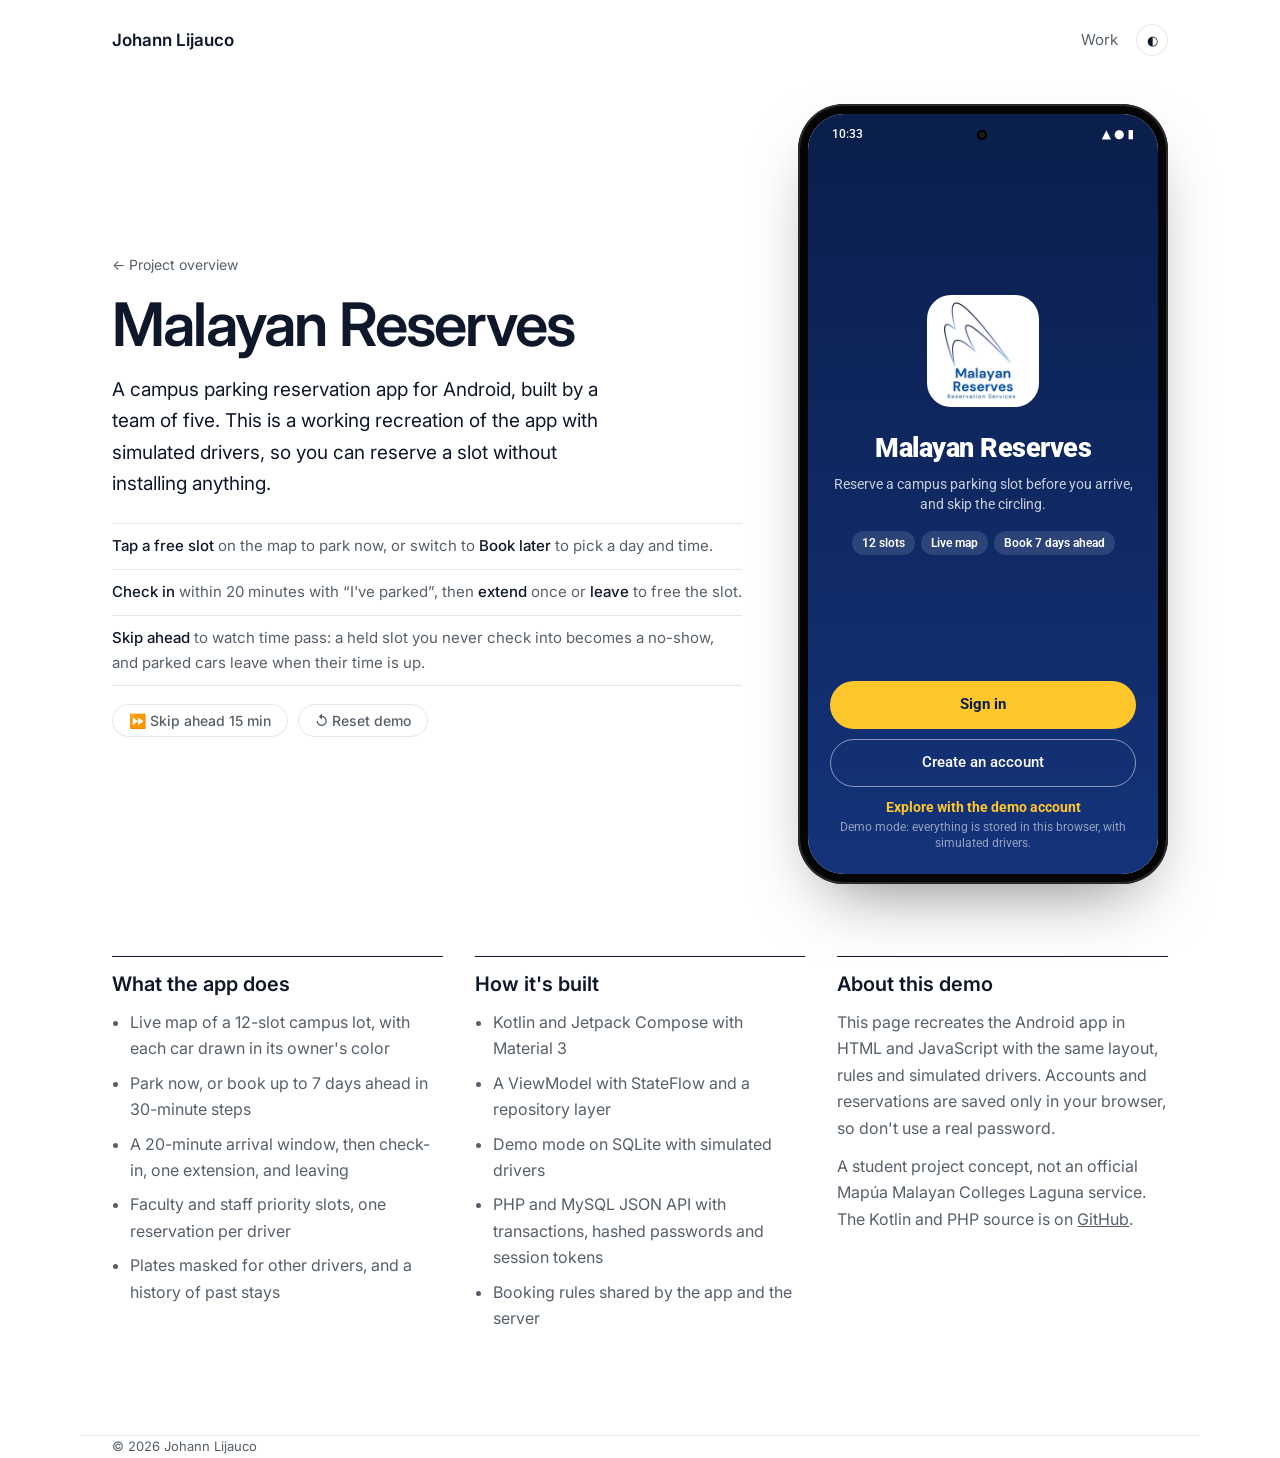
<file: projects/malayan-reserves/index.html>
<!DOCTYPE html>
<html lang="en">
<head>
<meta charset="UTF-8">
<meta name="viewport" content="width=device-width, initial-scale=1.0">
<title>Malayan Reserves Demo</title>
<meta name="description" content="Interactive demo of Malayan Reserves, a campus parking reservation app for Android built with Jetpack Compose.">
<script>try { const t = localStorage.getItem('theme'); if (t) document.documentElement.dataset.theme = t; } catch (e) {}</script>
<link rel="preconnect" href="https://fonts.googleapis.com">
<link rel="preconnect" href="https://fonts.gstatic.com" crossorigin>
<link href="https://fonts.googleapis.com/css2?family=Inter:wght@400;500;600;700&family=JetBrains+Mono:wght@500;700&family=Roboto:wght@400;500;700;900&family=Roboto+Mono:wght@500;700&display=swap" rel="stylesheet">
<style>
/* ---------- Page (matches the portfolio) ---------- */
:root{
  --bg:#ffffff; --surface:#f6f8fa; --ink:#0f172a; --muted:#57606a; --line:#e5e7eb; --accent:#2563eb;
  --display:'Inter',system-ui,sans-serif; --sans:'Inter',system-ui,sans-serif; --mono:'JetBrains Mono',ui-monospace,monospace;
}
@media (prefers-color-scheme: dark){
  :root:not([data-theme="light"]){ --bg:#0d1117; --surface:#161b22; --ink:#e6edf3; --muted:#8b949e; --line:#30363d; --accent:#58a6ff; }
}
:root[data-theme="dark"]{ --bg:#0d1117; --surface:#161b22; --ink:#e6edf3; --muted:#8b949e; --line:#30363d; --accent:#58a6ff; }
*{box-sizing:border-box}
html{-webkit-text-size-adjust:100%}
body{margin:0;background:var(--bg);color:var(--ink);font:16px/1.65 var(--sans)}
a{color:inherit}
.wrap{max-width:1120px;margin:0 auto;padding:0 16px}
@media (min-width:720px){.wrap{padding:0 32px}}
.top{display:flex;justify-content:space-between;align-items:center;gap:12px;padding-top:24px;padding-bottom:24px}
.top .wordmark{font:600 17px var(--display);text-decoration:none;white-space:nowrap}
.top nav{display:flex;align-items:center;gap:18px}
.top nav a{font-size:15px;color:var(--muted);text-decoration:none}
.top nav a:hover{color:var(--ink)}
.theme-btn{width:32px;height:32px;border-radius:50%;border:1px solid var(--line);background:transparent;color:var(--ink);cursor:pointer}

.stage{display:grid;grid-template-columns:minmax(0,1fr) auto;gap:56px;align-items:center;padding-top:24px;padding-bottom:72px}
@media (max-width:880px){.stage{grid-template-columns:minmax(0,1fr);gap:36px;justify-items:center}}
.intro h1{font:600 clamp(36px,5.6vw,60px)/1.05 var(--display);letter-spacing:-.03em;margin:16px 0 18px}
.intro h1 em{font-style:normal;color:var(--accent)}
.intro p{font-size:19px;max-width:520px;margin:0 0 20px}
.intro .tips{list-style:none;padding:0;margin:24px 0 0;border-top:1px solid var(--line)}
.intro .tips li{padding:10px 0;border-bottom:1px solid var(--line);color:var(--muted);font-size:15px}
.intro .tips b{color:var(--ink);font-weight:500}
.back{font-size:14px;color:var(--muted);text-decoration:none}
.back:hover{color:var(--accent)}
.controls{display:flex;flex-wrap:wrap;gap:10px;margin-top:18px;align-items:center}
.pill-btn{font:500 14px var(--sans);background:none;border:1px solid var(--line);color:var(--muted);border-radius:999px;padding:7px 16px;cursor:pointer}
.pill-btn:hover{color:var(--ink);border-color:var(--ink)}
.clock-note{font:500 13px var(--mono);color:var(--muted)}
.clock-note b{color:var(--accent);font-weight:500}

.details{display:grid;grid-template-columns:repeat(3,minmax(0,1fr));gap:32px;padding-bottom:96px}
@media (max-width:820px){.details{grid-template-columns:minmax(0,1fr);gap:24px}}
.details h2{font:600 20px/1.3 var(--display);margin:0 0 12px;padding-top:14px;border-top:1px solid var(--ink)}
.details ul{margin:0;padding-left:18px;color:var(--muted)}
.details li{margin-bottom:8px}
.details p{color:var(--muted);margin:0 0 12px}
footer{border-top:1px solid var(--line);padding:22px 0 40px;font-size:13px;color:var(--muted)}

/* ---------- Phone frame ---------- */
.phone{width:370px;max-width:100%;flex:none;height:780px;border-radius:46px;background:#050505;padding:10px;box-shadow:0 30px 70px -30px rgba(0,0,0,.55),inset 0 0 0 2px #2a2a2a;position:relative}
@media (max-width:400px){.phone{height:740px;border-radius:38px;padding:8px}}
.screen{position:relative;height:100%;border-radius:36px;overflow:hidden;display:flex;flex-direction:column}
@media (max-width:400px){.screen{border-radius:30px}}
</style>
<link rel="stylesheet" href="app.css">
</head>
<body>
<header class="wrap top">
  <a class="wordmark" href="../../index.html">Johann Lijauco</a>
  <nav>
    <a href="../../index.html#work">Work</a>
    <button class="theme-btn" id="theme-toggle" type="button" aria-label="Toggle color theme">◐</button>
  </nav>
</header>

<main class="wrap">
  <section class="stage">
    <div class="intro">
      <a class="back" href="../../work.html?type=projects&id=malayan-reserves">← Project overview</a>
      <h1>Malayan Reserves</h1>
      <p>A campus parking reservation app for Android, built by a team of five. This is a working recreation of the app with simulated drivers, so you can reserve a slot without installing anything.</p>
      <ul class="tips">
        <li><b>Tap a free slot</b> on the map to park now, or switch to <b>Book later</b> to pick a day and time.</li>
        <li><b>Check in</b> within 20 minutes with “I've parked”, then <b>extend</b> once or <b>leave</b> to free the slot.</li>
        <li><b>Skip ahead</b> to watch time pass: a held slot you never check into becomes a no-show, and parked cars leave when their time is up.</li>
      </ul>
      <div class="controls">
        <button class="pill-btn" id="skip" type="button">⏩ Skip ahead 15 min</button>
        <button class="pill-btn" id="reset" type="button">↺ Reset demo</button>
        <span class="clock-note" id="clock-note"></span>
      </div>
    </div>

    <div class="phone" aria-label="Malayan Reserves app demo">
      <div class="screen">
        <div class="statusbar" id="statusbar"><span id="clock">9:41</span><span class="cam"></span><span class="sb-icons">▲ ● ▮</span></div>
        <div class="app" id="app"></div>
        <div class="scrim" id="scrim" hidden></div>
        <div class="sheet" id="sheet" hidden role="dialog" aria-modal="true"></div>
        <div class="dialog" id="dialog" hidden role="alertdialog" aria-modal="true"></div>
        <div class="snack" id="snack" role="status" aria-live="polite"></div>
      </div>
    </div>
  </section>

  <section class="details">
    <div>
      <h2>What the app does</h2>
      <ul>
        <li>Live map of a 12-slot campus lot, with each car drawn in its owner's color</li>
        <li>Park now, or book up to 7 days ahead in 30-minute steps</li>
        <li>A 20-minute arrival window, then check-in, one extension, and leaving</li>
        <li>Faculty and staff priority slots, one reservation per driver</li>
        <li>Plates masked for other drivers, and a history of past stays</li>
      </ul>
    </div>
    <div>
      <h2>How it's built</h2>
      <ul>
        <li>Kotlin and Jetpack Compose with Material 3</li>
        <li>A ViewModel with StateFlow and a repository layer</li>
        <li>Demo mode on SQLite with simulated drivers</li>
        <li>PHP and MySQL JSON API with transactions, hashed passwords and session tokens</li>
        <li>Booking rules shared by the app and the server</li>
      </ul>
    </div>
    <div>
      <h2>About this demo</h2>
      <p>This page recreates the Android app in HTML and JavaScript with the same layout, rules and simulated drivers. Accounts and reservations are saved only in your browser, so don't use a real password.</p>
      <p>A student project concept, not an official Mapúa Malayan Colleges Laguna service. The Kotlin and PHP source is on <a href="https://github.com/Yowhann321/Malayan-Reserves" target="_blank" rel="noopener">GitHub</a>.</p>
    </div>
  </section>
</main>
<footer class="wrap">© <span id="year">2026</span> Johann Lijauco</footer>
<script src="app.js"></script>
</body>
</html>
</file>
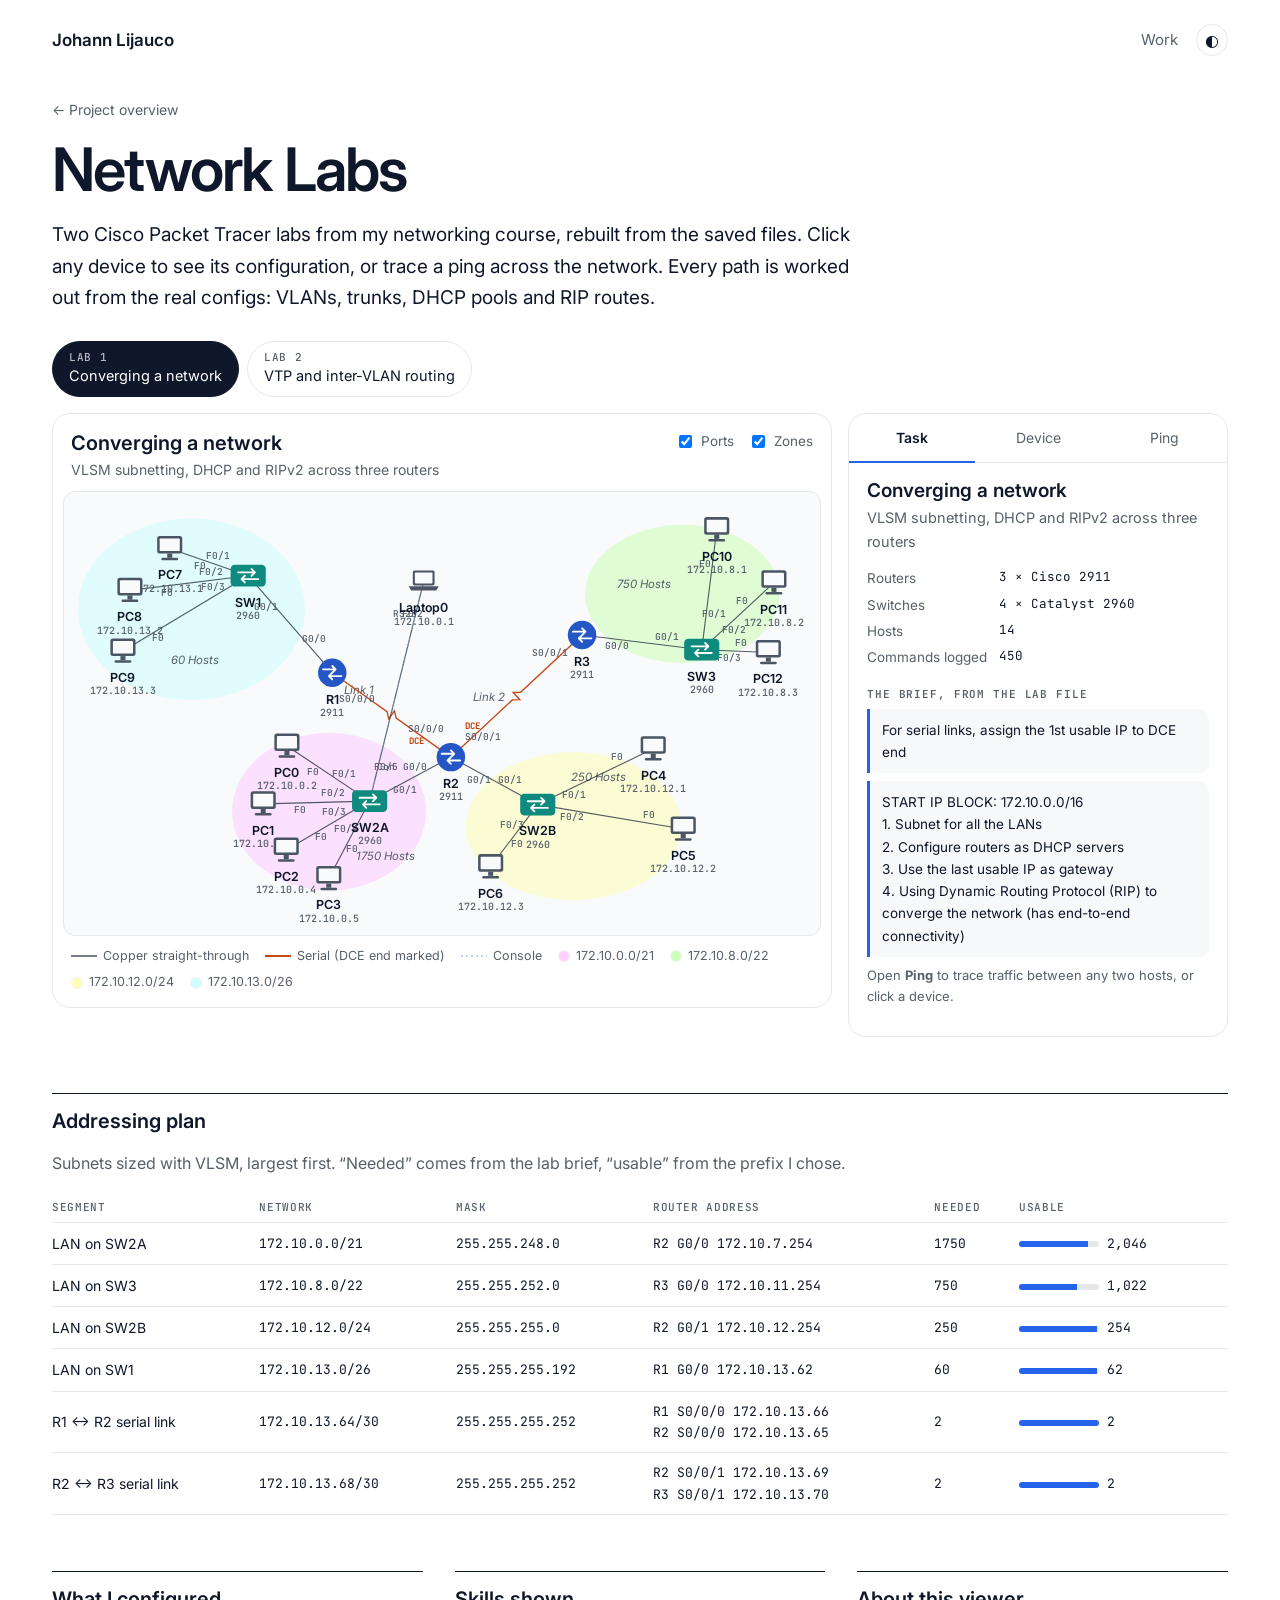
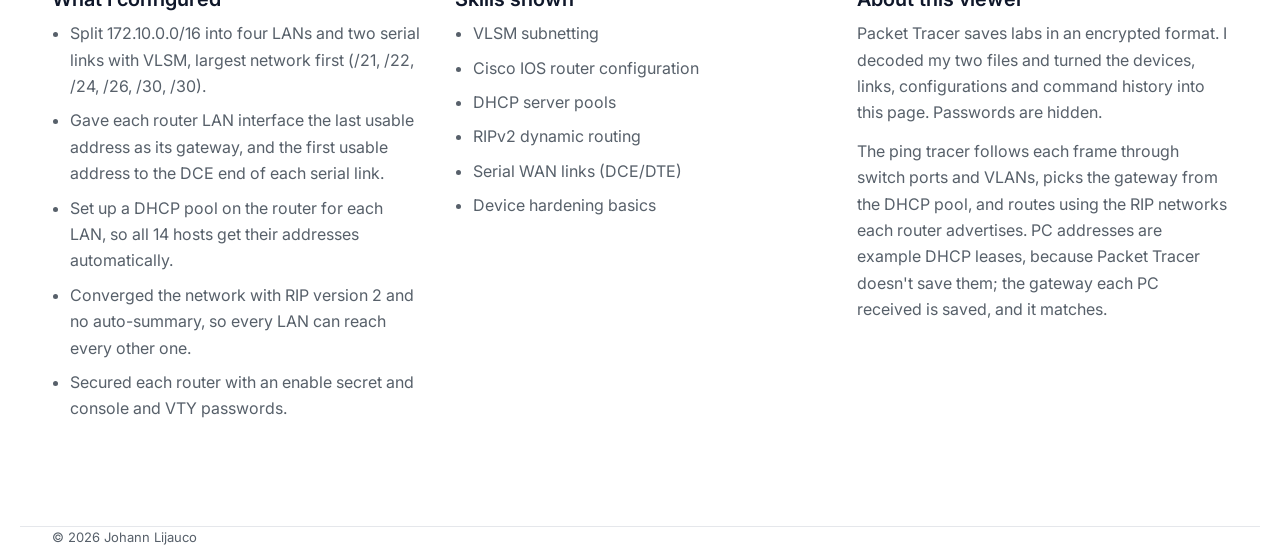
<file: projects/network-labs/index.html>
<!DOCTYPE html>
<html lang="en">
<head>
<meta charset="UTF-8">
<meta name="viewport" content="width=device-width, initial-scale=1.0">
<title>Network Labs</title>
<meta name="description" content="Interactive viewer for two Cisco Packet Tracer labs: VLSM subnetting with DHCP and RIPv2, and VTP with inter-VLAN routing.">
<script>try { const t = localStorage.getItem('theme'); if (t) document.documentElement.dataset.theme = t; } catch (e) {}</script>
<link rel="preconnect" href="https://fonts.googleapis.com">
<link rel="preconnect" href="https://fonts.gstatic.com" crossorigin>
<link href="https://fonts.googleapis.com/css2?family=Inter:wght@400;500;600;700&family=JetBrains+Mono:wght@400;500;700&display=swap" rel="stylesheet">
<link rel="stylesheet" href="app.css">
</head>
<body>
<header class="wrap top">
  <a class="wordmark" href="../../index.html">Johann Lijauco</a>
  <nav>
    <a href="../../index.html#work">Work</a>
    <button class="theme-btn" id="theme-toggle" type="button" aria-label="Toggle color theme">◐</button>
  </nav>
</header>

<main class="wrap">
  <section class="intro">
    <a class="back" href="../../work.html?type=projects&id=network-labs">← Project overview</a>
    <h1>Network Labs</h1>
    <p class="lede">Two Cisco Packet Tracer labs from my networking course, rebuilt from the saved files. Click any device to see its configuration, or trace a ping across the network. Every path is worked out from the real configs: VLANs, trunks, DHCP pools and RIP routes.</p>
  </section>

  <div class="tabs" role="tablist" aria-label="Labs" id="lab-tabs"></div>

  <section class="viewer" id="viewer">
    <div class="canvas-card">
      <div class="canvas-head">
        <div>
          <h2 id="lab-title">Lab</h2>
          <p id="lab-sub" class="muted"></p>
        </div>
        <div class="toggles">
          <label><input type="checkbox" id="show-ports" checked> Ports</label>
          <label><input type="checkbox" id="show-zones" checked> Zones</label>
        </div>
      </div>
      <div class="canvas-wrap"><svg id="topo" role="img" aria-label="Network topology"></svg></div>
      <div class="legend" id="legend"></div>
    </div>

    <aside class="panel" aria-live="polite">
      <div class="ptabs" role="tablist">
        <button role="tab" data-ptab="brief" class="on">Task</button>
        <button role="tab" data-ptab="device">Device</button>
        <button role="tab" data-ptab="ping">Ping</button>
      </div>
      <div class="pbody" id="pbody"></div>
    </aside>
  </section>

  <section class="plan">
    <h2>Addressing plan</h2>
    <p class="muted">Subnets sized with VLSM, largest first. “Needed” comes from the lab brief, “usable” from the prefix I chose.</p>
    <div class="table-scroll"><table id="plan-table"></table></div>
  </section>

  <section class="details">
    <div>
      <h2>What I configured</h2>
      <ul id="did"></ul>
    </div>
    <div>
      <h2>Skills shown</h2>
      <ul id="skills"></ul>
    </div>
    <div>
      <h2>About this viewer</h2>
      <p>Packet Tracer saves labs in an encrypted format. I decoded my two files and turned the devices, links, configurations and command history into this page. Passwords are hidden.</p>
      <p>The ping tracer follows each frame through switch ports and VLANs, picks the gateway from the DHCP pool, and routes using the RIP networks each router advertises. PC addresses are example DHCP leases, because Packet Tracer doesn't save them; the gateway each PC received is saved, and it matches.</p>
    </div>
  </section>
</main>
<footer class="wrap">© <span id="year">2026</span> Johann Lijauco</footer>
<script src="labs.js"></script>
<script src="app.js"></script>
</body>
</html>
</file>
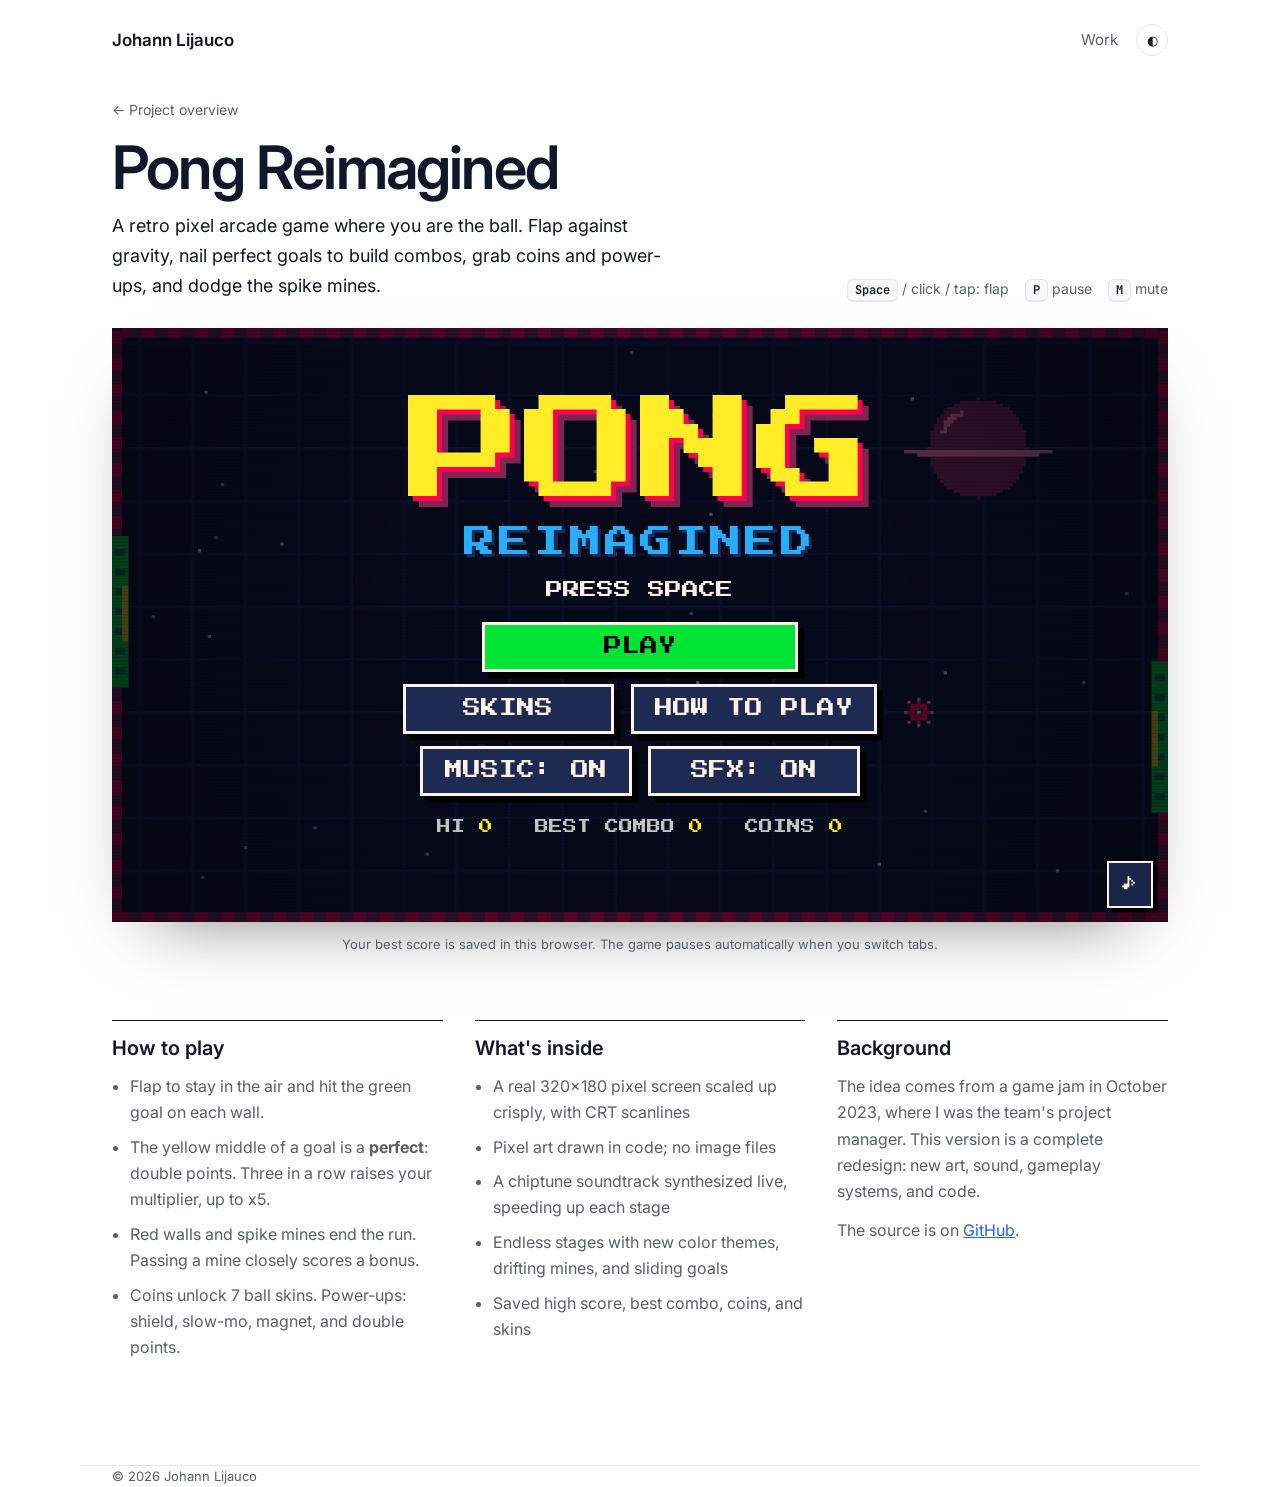
<file: projects/pong-reimagined/index.html>
<!DOCTYPE html>
<html lang="en">
<head>
<meta charset="UTF-8">
<meta name="viewport" content="width=device-width, initial-scale=1.0">
<title>Pong Reimagined</title>
<meta name="description" content="Play Pong Reimagined, a retro pixel arcade game where you are the ball.">
<script>try { const t = localStorage.getItem('theme'); if (t) document.documentElement.dataset.theme = t; } catch (e) {}</script>
<link rel="preconnect" href="https://fonts.googleapis.com">
<link rel="preconnect" href="https://fonts.gstatic.com" crossorigin>
<link href="https://fonts.googleapis.com/css2?family=Inter:wght@400;500;600;700&family=JetBrains+Mono:wght@500&family=Press+Start+2P&display=swap" rel="stylesheet">
<style>
:root{
  --bg:#ffffff; --surface:#f6f8fa; --ink:#0f172a; --muted:#57606a; --line:#e5e7eb; --accent:#2563eb;
  --display:'Inter',system-ui,sans-serif; --sans:'Inter',system-ui,sans-serif; --mono:'JetBrains Mono',ui-monospace,monospace;
}
@media (prefers-color-scheme: dark){
  :root:not([data-theme="light"]){ --bg:#0d1117; --surface:#161b22; --ink:#e6edf3; --muted:#8b949e; --line:#30363d; --accent:#58a6ff; }
}
:root[data-theme="dark"]{ --bg:#0d1117; --surface:#161b22; --ink:#e6edf3; --muted:#8b949e; --line:#30363d; --accent:#58a6ff; }
*{box-sizing:border-box}
html{-webkit-text-size-adjust:100%}
body{margin:0;background:var(--bg);color:var(--ink);font:16px/1.65 var(--sans)}
a{color:inherit}
.wrap{max-width:1120px;margin:0 auto;padding:0 16px}
@media (min-width:720px){.wrap{padding:0 32px}}
.label{font:500 12px var(--mono);letter-spacing:.08em;text-transform:uppercase;color:var(--muted)}
.top{display:flex;justify-content:space-between;align-items:center;gap:12px;padding-top:24px;padding-bottom:24px}
.top .wordmark{font:600 17px var(--display);text-decoration:none;white-space:nowrap}
.top nav{display:flex;align-items:center;gap:18px}
.top nav a{font-size:15px;color:var(--muted);text-decoration:none}
.top nav a:hover{color:var(--ink)}
.theme-btn{width:32px;height:32px;border-radius:50%;border:1px solid var(--line);background:transparent;color:var(--ink);cursor:pointer}
.back{font-size:14px;color:var(--muted);text-decoration:none}
.back:hover{color:var(--accent)}
.intro{padding-top:16px;padding-bottom:28px;display:flex;justify-content:space-between;align-items:flex-end;gap:24px;flex-wrap:wrap}
.intro h1{font:600 clamp(36px,5.6vw,60px)/1.05 var(--display);letter-spacing:-.03em;margin:14px 0 12px}
.intro h1 em{font-style:normal;color:var(--accent)}
.intro p{font-size:18px;max-width:560px;margin:0}
.keys{display:flex;flex-wrap:wrap;gap:8px 16px;font-size:14px;color:var(--muted)}
kbd{font:600 12px var(--mono);border:1px solid var(--line);border-bottom-width:2px;border-radius:6px;padding:2px 7px;color:var(--ink);background:var(--surface)}
.game-wrap{padding-bottom:16px}
#game{width:100%;max-width:1120px;margin:0 auto;box-shadow:0 30px 70px -40px rgba(0,0,0,.6);border-radius:14px}
.tip{font-size:13px;color:var(--muted);text-align:center;margin:12px 0 0}
.tip.rotate{display:none;color:var(--accent);font-weight:600}
@media (max-width:600px) and (orientation:portrait){.tip.rotate{display:block}}
.details{display:grid;grid-template-columns:repeat(3,minmax(0,1fr));gap:32px;padding-top:48px;padding-bottom:96px}
@media (max-width:820px){.details{grid-template-columns:minmax(0,1fr);gap:24px}}
.details h2{font:600 20px/1.3 var(--display);margin:0 0 12px;padding-top:14px;border-top:1px solid var(--ink)}
.details ul{margin:0;padding-left:18px;color:var(--muted)}
.details li{margin-bottom:8px}
.details p{color:var(--muted);margin:0 0 12px}
.details a{color:var(--accent)}
footer{border-top:1px solid var(--line);padding:22px 0 40px;font-size:13px;color:var(--muted)}
</style>
</head>
<body>
<header class="wrap top">
  <a class="wordmark" href="../../index.html">Johann Lijauco</a>
  <nav>
    <a href="../../index.html#work">Work</a>
    <button class="theme-btn" id="theme-toggle" type="button" aria-label="Toggle color theme">◐</button>
  </nav>
</header>

<main>
  <section class="wrap intro">
    <div>
      <a class="back" href="../../work.html?type=projects&id=pong-reimagined">← Project overview</a>
      <h1>Pong Reimagined</h1>
      <p>A retro pixel arcade game where you are the ball. Flap against gravity, nail perfect goals to build combos, grab coins and power-ups, and dodge the spike mines.</p>
    </div>
    <div class="keys" aria-label="Controls">
      <span><kbd>Space</kbd> / click / tap: flap</span>
      <span><kbd>P</kbd> pause</span>
      <span><kbd>M</kbd> mute</span>
    </div>
  </section>

  <section class="wrap game-wrap">
    <div id="game"></div>
    <p class="tip rotate">On a phone? Turn it sideways for a bigger view.</p>
    <p class="tip">Your best score is saved in this browser. The game pauses automatically when you switch tabs.</p>
  </section>

  <section class="wrap details">
    <div>
      <h2>How to play</h2>
      <ul>
        <li>Flap to stay in the air and hit the green goal on each wall.</li>
        <li>The yellow middle of a goal is a <b>perfect</b>: double points. Three in a row raises your multiplier, up to x5.</li>
        <li>Red walls and spike mines end the run. Passing a mine closely scores a bonus.</li>
        <li>Coins unlock 7 ball skins. Power-ups: shield, slow-mo, magnet, and double points.</li>
      </ul>
    </div>
    <div>
      <h2>What's inside</h2>
      <ul>
        <li>A real 320×180 pixel screen scaled up crisply, with CRT scanlines</li>
        <li>Pixel art drawn in code; no image files</li>
        <li>A chiptune soundtrack synthesized live, speeding up each stage</li>
        <li>Endless stages with new color themes, drifting mines, and sliding goals</li>
        <li>Saved high score, best combo, coins, and skins</li>
      </ul>
    </div>
    <div>
      <h2>Background</h2>
      <p>The idea comes from a game jam in October 2023, where I was the team's project manager. This version is a complete redesign: new art, sound, gameplay systems, and code.</p>
      <p>The source is on <a href="https://github.com/Yowhann321/Pong-Reimagined" target="_blank" rel="noopener">GitHub</a>.</p>
    </div>
  </section>
</main>
<footer class="wrap">© <span id="year">2026</span> Johann Lijauco</footer>

<script src="game.js"></script>
<script>
  PongReimagined.mount(document.getElementById('game'));
  document.getElementById('year').textContent = new Date().getFullYear();
  (function () {
    const root = document.documentElement;
    document.getElementById('theme-toggle').addEventListener('click', () => {
      const dark = root.dataset.theme ? root.dataset.theme === 'dark' : matchMedia('(prefers-color-scheme: dark)').matches;
      root.dataset.theme = dark ? 'light' : 'dark';
      try { localStorage.setItem('theme', root.dataset.theme); } catch (e) {}
    });
  })();
</script>
</body>
</html>
</file>
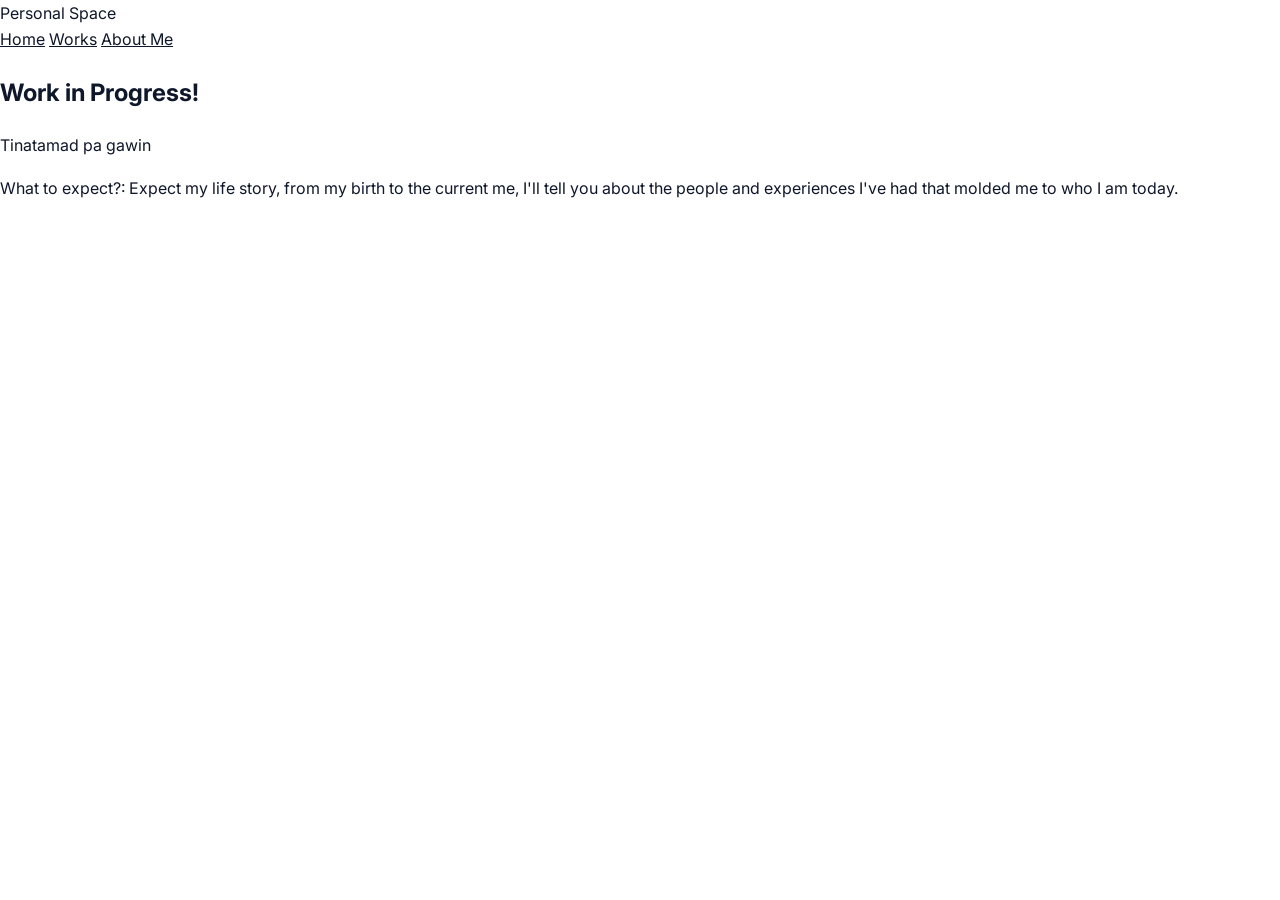
<file: about.html>
<!DOCTYPE html>
<html lang="en">
<head>
    <meta charset="UTF-8">
    <title>View Work</title>
    <link href="https://fonts.googleapis.com/css2?family=Inter:wght@300;400&family=Lora:ital@0;1&display=swap" rel="stylesheet">
    <link rel="stylesheet" href="assets/css/style.css">
</head>
<body>
    <nav>
        <div class="logo serif">Personal Space</div>
        <div class="nav-links">
            <a href="index.html">Home</a>
            <a href="works.html">Works</a>
            <a href="about.html">About Me</a>
        </div>
    </nav>
    <article class="container detail-view fade-in">
        <header class="detail-header">
            <h1 id="project-title" class="serif">Work in Progress!</h1>
            <span id="project-date" class="date-tag">Tinatamad pa gawin</span>
            <p>What to expect?:
                Expect my life story, from my birth to the current me,
                I'll tell you about the people and experiences I've had
                that molded me to who I am today.
            </p>
        </header>
        <div id="project-content" class="detail-body serif">
            </div>
    </article>
    <script src="assets/js/main.js"></script>
    <script>window.onload = loadProjectDetail;</script>
</body>
</html>
</file>
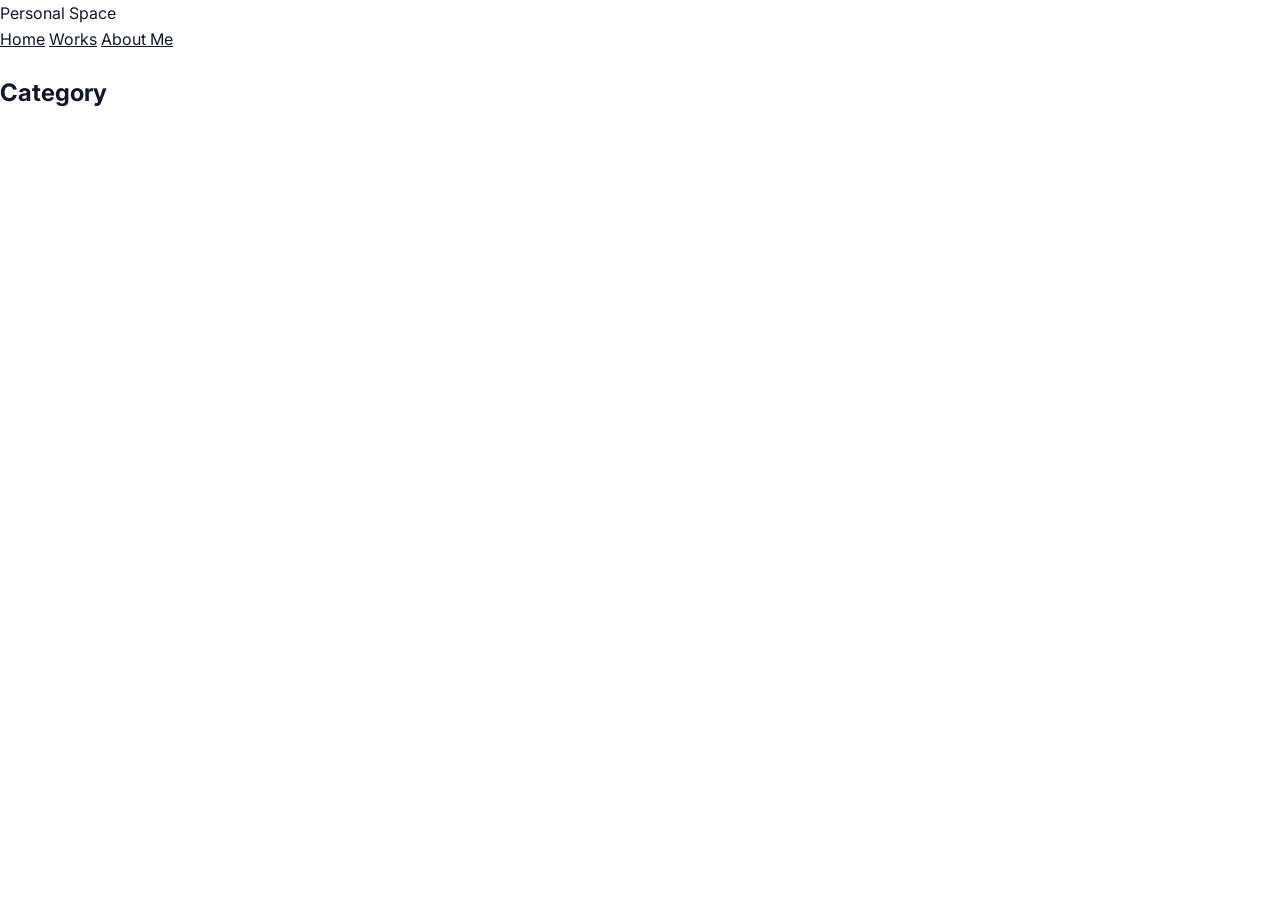
<file: category.html>
<!DOCTYPE html>
<html lang="en">
<head>
    <meta charset="UTF-8">
    <title>Category | List</title>
    <link href="https://fonts.googleapis.com/css2?family=Inter:wght@300;400&family=Lora:ital@0;1&display=swap" rel="stylesheet">
    <link rel="stylesheet" href="assets/css/style.css">
</head>
<body>
    <nav>
        <div class="logo serif">Personal Space</div>
        <div class="nav-links">
            <a href="index.html">Home</a>
            <a href="works.html">Works</a>
            <a href="about.html">About Me</a>
        </div>
    </nav>
    <section class="container fade-in">
        <h1 id="category-title" class="serif list-header">Category</h1>
        
        <!-- Filter Buttons - Only show for poetry category -->
        <div id="filter-buttons" class="filter-bar" style="display: none; margin: 1rem 0 2rem 0;">
            <button class="filter-btn active" data-filter="all">All Poems</button>
            <button class="filter-btn" data-filter="haiku">Haiku Only</button>
            <button class="filter-btn" data-filter="narrative">Narrative Poems</button>
        </div>
        
        <div id="item-list" class="list-container">
        </div>
    </section>
    <script src="assets/js/main.js"></script>
    <script>window.onload = loadCategoryList;</script>
</body>
</html>
</file>
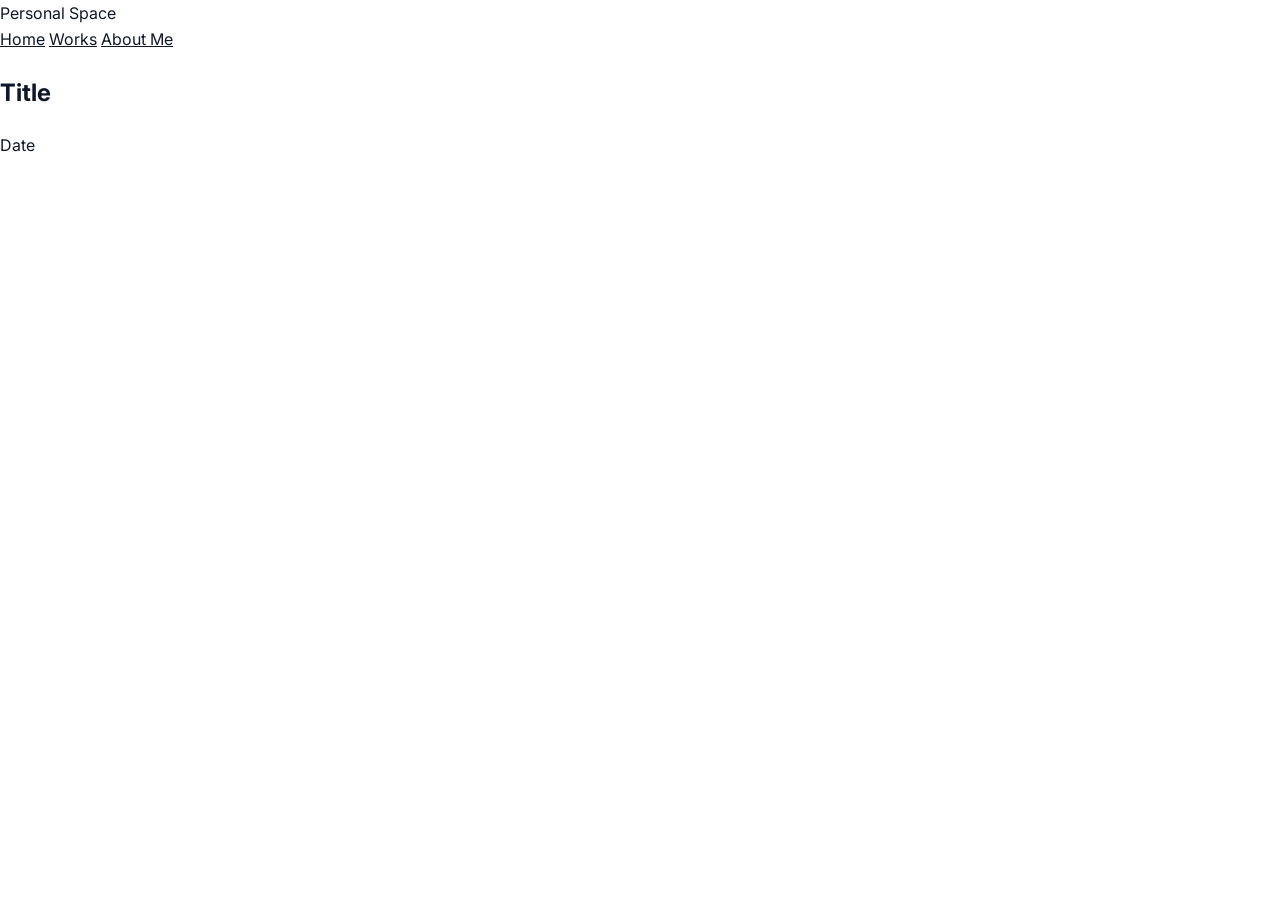
<file: work-detail.html>
<!DOCTYPE html>
<html lang="en">
<head>
    <meta charset="UTF-8">
    <title>View Work</title>
    <link href="https://fonts.googleapis.com/css2?family=Inter:wght@300;400&family=Lora:ital@0;1&display=swap" rel="stylesheet">
    <link rel="stylesheet" href="assets/css/style.css">
</head>
<body>
    <nav>
        <div class="logo serif">Personal Space</div>
        <div class="nav-links">
            <a href="index.html">Home</a>
            <a href="works.html">Works</a>
            <a href="about.html">About Me</a>
        </div>
    </nav>
    <article class="container detail-view fade-in">
        <header class="detail-header">
            <h1 id="project-title" class="serif">Title</h1>
            <span id="project-date" class="date-tag">Date</span>
        </header>
        <div id="project-content" class="detail-body serif">
            </div>
    </article>
    <script src="assets/js/main.js"></script>
    <script>window.onload = loadProjectDetail;</script>
</body>
</html>
</file>
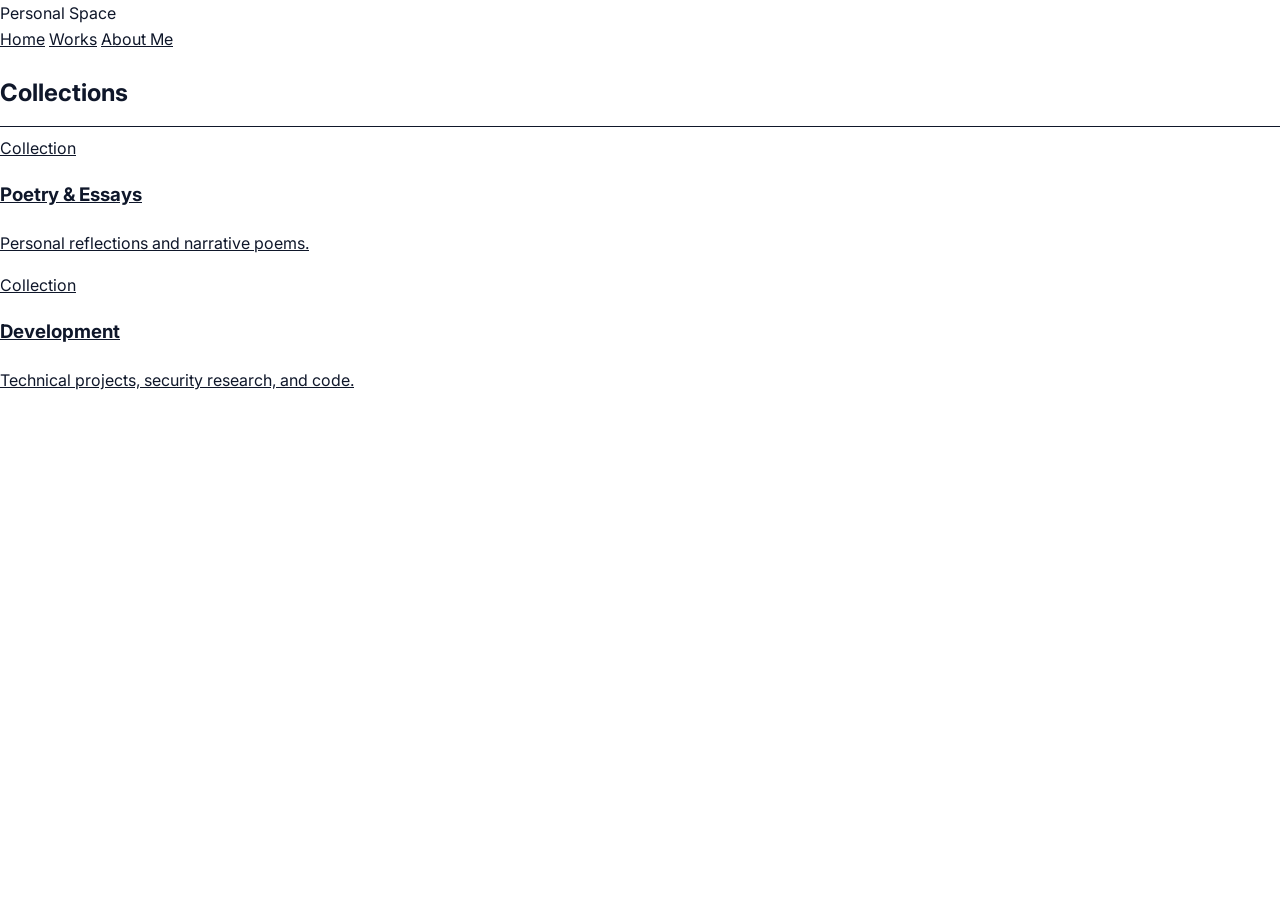
<file: works.html>
<!DOCTYPE html>
<html lang="en">
<head>
    <meta charset="UTF-8">
    <title>Works | Categories</title>
    <link href="https://fonts.googleapis.com/css2?family=Inter:wght@300;400&family=Lora:ital@0;1&display=swap" rel="stylesheet">
    <link rel="stylesheet" href="assets/css/style.css">
</head>
<body>
    <nav>
        <div class="logo serif">Personal Space</div>
        <div class="nav-links">
            <a href="index.html">Home</a>
            <a href="works.html" class="active">Works</a>
            <a href="about.html">About Me</a>
        </div>
    </nav>
    <section class="container fade-in">
        <h2 class="serif section-title">Collections</h2>
        <div class="grid">
            <a href="category.html?type=poetry" class="work-card">
                <span class="tag">Collection</span>
                <h3 class="serif">Poetry & Essays</h3>
                <p>Personal reflections and narrative poems.</p>
            </a>
            <a href="category.html?type=development" class="work-card">
                <span class="tag">Collection</span>
                <h3 class="serif">Development</h3>
                <p>Technical projects, security research, and code.</p>
            </a>
        </div>
    </section>
</body>
</html>
</file>
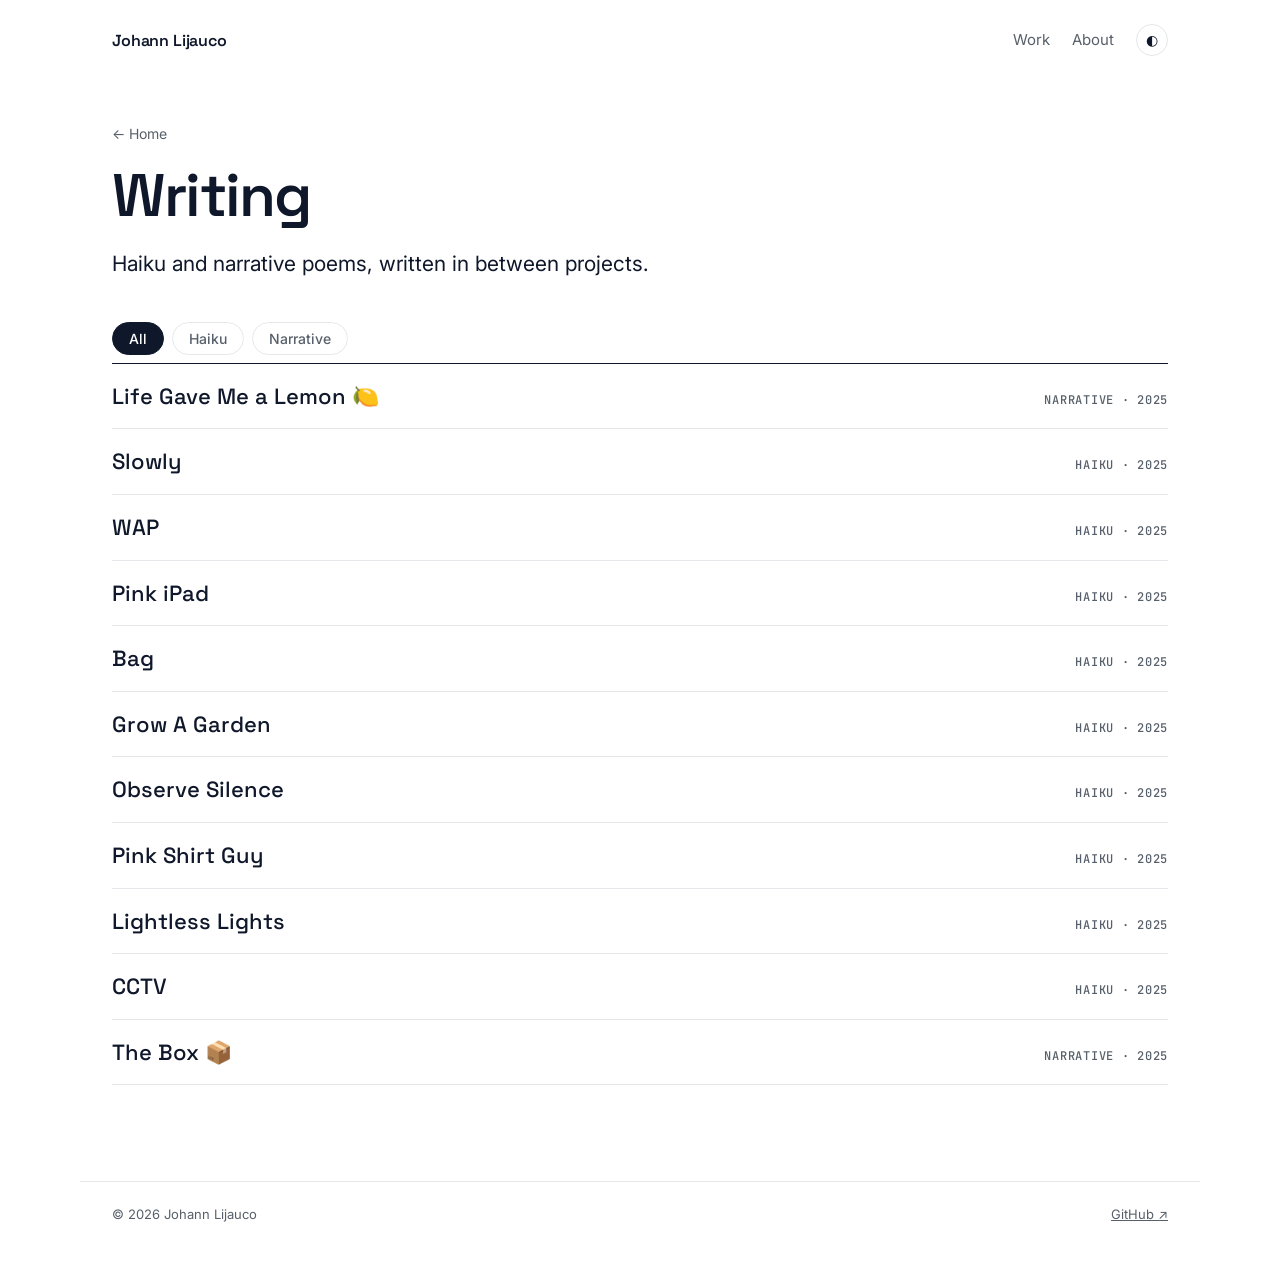
<file: writing.html>
<!DOCTYPE html>
<html lang="en">
<head>
    <meta charset="UTF-8">
    <meta name="viewport" content="width=device-width, initial-scale=1.0">
    <title>Writing · Johann Lijauco</title>
    <meta name="description" content="Portfolio of Johann Lijauco, a BSIT student at Mapúa Malayan Colleges Laguna building security tools, games, and web apps.">
    <script>try { const t = localStorage.getItem('theme'); if (t) document.documentElement.dataset.theme = t; } catch (e) {}</script>
    <link rel="preconnect" href="https://fonts.googleapis.com">
    <link rel="preconnect" href="https://fonts.gstatic.com" crossorigin>
    <link href="https://fonts.googleapis.com/css2?family=Inter:wght@400;500;600;700&family=JetBrains+Mono:wght@500&family=Space+Grotesk:wght@500;600;700&display=swap" rel="stylesheet">
    <link rel="stylesheet" href="assets/css/style.css">
</head>
<body data-page="writing">
    <header class="site-header">
        <div class="wrap">
            <a class="wordmark" href="index.html">Johann Lijauco</a>
            <nav aria-label="Main">
                <a href="index.html#work">Work</a>
                <a href="index.html#about">About</a>
                <button class="theme-btn" id="theme-toggle" type="button" aria-label="Toggle color theme">◐</button>
            </nav>
        </div>
    </header>

    <main class="wrap">
        <header class="page-title rise">
            <a class="back" href="index.html">← Home</a>
            <h1>Writing</h1>
            <p class="lede">Haiku and narrative poems, written in between projects.</p>
        </header>
        <div class="filters rise d1" role="group" aria-label="Filter writing">
            <button class="filter active" data-filter="all" type="button">All</button>
            <button class="filter" data-filter="haiku" type="button">Haiku</button>
            <button class="filter" data-filter="narrative" type="button">Narrative</button>
        </div>
        <ol class="poem-list rise d2" id="poem-list"></ol>
    </main>

    <footer class="site-footer">
        <div class="wrap">
            <span>© <span id="year">2026</span> Johann Lijauco</span>
            <a href="https://github.com/Yowhann321" target="_blank" rel="noopener">GitHub ↗</a>
        </div>
    </footer>
    <script src="assets/js/main.js"></script>
</body>
</html>
</file>
<file: assets/css/style.css>
/* ---------- Tokens ---------- */
:root {
    --bg: #ffffff;
    --surface: #f6f8fa;
    --ink: #0f172a;
    --muted: #57606a;
    --line: #e5e7eb;
    --accent: #2563eb;
    --accent-ink: #ffffff;
    --grid: rgba(15, 23, 42, .13);
    --display: 'Space Grotesk', 'Inter', system-ui, -apple-system, 'Segoe UI', sans-serif;
    --sans: 'Inter', system-ui, -apple-system, 'Segoe UI', sans-serif;
    --mono: 'JetBrains Mono', ui-monospace, Consolas, monospace;
    --max: 1120px;
}

@media (prefers-color-scheme: dark) {
    :root:not([data-theme="light"]) {
        --bg: #0d1117;
        --surface: #161b22;
        --ink: #e6edf3;
        --muted: #8b949e;
        --line: #30363d;
        --accent: #58a6ff;
        --accent-ink: #0d1117;
        --grid: rgba(230, 237, 243, .10);
    }
}

:root[data-theme="dark"] {
    --bg: #0d1117;
    --surface: #161b22;
    --ink: #e6edf3;
    --muted: #8b949e;
    --line: #30363d;
    --accent: #58a6ff;
    --accent-ink: #0d1117;
    --grid: rgba(230, 237, 243, .10);
}

/* ---------- Base ---------- */
* { box-sizing: border-box; }
html { -webkit-text-size-adjust: 100%; scroll-behavior: smooth; }
body {
    margin: 0;
    background: var(--bg);
    color: var(--ink);
    font: 16px/1.65 var(--sans);
}
a { color: inherit; }
::selection { background: var(--accent); color: var(--accent-ink); }
.wrap { max-width: var(--max); margin: 0 auto; padding: 0 16px; }
@media (min-width: 720px) { .wrap { padding: 0 32px; } }
.label {
    font: 500 12px var(--mono);
    letter-spacing: .08em;
    text-transform: uppercase;
    color: var(--muted);
}
.dot { display: inline-block; width: 8px; height: 8px; border-radius: 50%; background: var(--accent); margin-right: 8px; vertical-align: 1px; }

/* ---------- Header ---------- */
.site-header .wrap {
    display: flex;
    justify-content: space-between;
    align-items: center;
    gap: 16px;
    padding-top: 24px;
    padding-bottom: 24px;
}
.wordmark { font: 600 16px var(--display); text-decoration: none; letter-spacing: -.01em; white-space: nowrap; }
.site-header nav { display: flex; align-items: center; gap: 22px; }
.site-header nav a { text-decoration: none; font-size: 15px; color: var(--muted); }
.site-header nav a:hover, .site-header nav a.active { color: var(--ink); }
.theme-btn {
    width: 32px;
    height: 32px;
    border-radius: 50%;
    border: 1px solid var(--line);
    background: transparent;
    color: var(--ink);
    cursor: pointer;
    font-size: 14px;
}
.theme-btn:hover { border-color: var(--ink); }
@media (max-width: 520px) { .site-header nav { gap: 14px; } .site-header nav a { font-size: 14px; } }

/* ---------- Hero ---------- */
.hero { padding-top: 72px; padding-bottom: 96px; position: relative; isolation: isolate; }
/* Faint dot grid behind the hero, fading out toward the edges. */
.hero::before {
    content: "";
    position: absolute;
    inset: 0 -6vw;
    z-index: -1;
    pointer-events: none;
    background-image: radial-gradient(var(--grid) 1.2px, transparent 1.4px);
    background-size: 22px 22px;
    -webkit-mask-image: radial-gradient(ellipse 70% 75% at 30% 40%, #000 20%, transparent 75%);
    mask-image: radial-gradient(ellipse 70% 75% at 30% 40%, #000 20%, transparent 75%);
}
/* Terminal-style greeting above the hero title. */
.prompt { text-transform: none; letter-spacing: .02em; font-size: 14px; color: var(--muted); }
.prompt .ps1 { color: var(--accent); margin-right: 6px; }
.cursor { display: inline-block; width: 8px; height: 15px; margin-left: 4px; vertical-align: -2px; background: var(--accent); animation: blink 1.1s steps(1) infinite; }
@keyframes blink { 50% { opacity: 0; } }
.hero h1 {
    font: 600 clamp(40px, 7vw, 76px)/1.05 var(--display);
    letter-spacing: -.03em;
    margin: 22px 0 32px;
}
.hero h1 em { font-style: normal; color: var(--accent); }
.hero-grid { display: grid; grid-template-columns: minmax(0, 1.4fr) minmax(0, 1fr); gap: 40px; align-items: end; }
@media (max-width: 760px) { .hero-grid { grid-template-columns: minmax(0, 1fr); gap: 24px; } }
.hero-lede { font-size: clamp(18px, 2vw, 21px); line-height: 1.55; margin: 0; max-width: 600px; }
.hero-facts { display: grid; gap: 14px; margin: 0; }
.hero-facts div { border-top: 1px solid var(--line); padding-top: 10px; }
.hero-facts dt { font: 500 12px var(--mono); letter-spacing: .08em; text-transform: uppercase; color: var(--muted); }
.hero-facts dd { margin: 2px 0 0; font-size: 15px; }

/* ---------- Sections ---------- */
.section { padding-top: 72px; padding-bottom: 72px; }
.section-title {
    display: flex;
    justify-content: space-between;
    align-items: baseline;
    gap: 16px;
    border-bottom: 1px solid var(--ink);
    padding-bottom: 14px;
    margin-bottom: 8px;
}
.section-title h2 { font: 600 clamp(24px, 3vw, 32px)/1.2 var(--display); letter-spacing: -.02em; margin: 0; }
.section-title h2::before { content: "//" / ""; font: 500 .62em var(--mono); color: var(--accent); margin-right: .55em; vertical-align: .18em; }

/* ---------- Work index ---------- */
.work-list { list-style: none; margin: 0; padding: 0; }
.work-row {
    position: relative;
    display: grid;
    grid-template-columns: 56px minmax(0, 1fr) 220px 70px 28px;
    align-items: center;
    gap: 16px;
    padding: 26px 0;
    border-bottom: 1px solid var(--line);
    text-decoration: none;
    transition: padding .25s ease;
}
.work-row .n { font: 500 13px var(--mono); color: var(--muted); align-self: start; padding-top: .9em; }
.work-row h3 { font: 600 clamp(20px, 2.6vw, 26px)/1.25 var(--display); letter-spacing: -.015em; margin: 0; }
.work-row p { margin: 6px 0 0; color: var(--muted); font-size: 15px; max-width: 560px; }
.work-row .cat, .work-row .yr { font-size: 14px; color: var(--muted); }
.work-row .arrow { font-size: 22px; color: var(--muted); transition: transform .25s ease, color .25s; }
.work-row::before { content: ""; position: absolute; left: 0; top: 22%; bottom: 22%; width: 3px; border-radius: 2px; background: var(--accent); transform: scaleY(0); transition: transform .25s ease; }
.work-row:hover::before { transform: scaleY(1); }
.work-row:hover { padding-left: 16px; }
.work-row:hover h3, .work-row:hover .arrow { color: var(--accent); }
.work-row:hover .arrow { transform: translateX(4px); }
@media (max-width: 760px) {
    .work-row { grid-template-columns: 36px minmax(0, 1fr) 24px; gap: 12px; padding: 22px 0; }
    .work-row .cat, .work-row .yr { display: none; }
    .work-row:hover { padding-left: 0; }
}
.work-row .mobile-meta { display: none; font: 500 12px var(--mono); color: var(--muted); margin-top: 6px; }
@media (max-width: 760px) { .work-row .mobile-meta { display: block; } }

/* ---------- Capabilities ---------- */
.caps { display: grid; grid-template-columns: repeat(3, minmax(0, 1fr)); gap: 32px; margin-top: 28px; }
@media (max-width: 760px) { .caps { grid-template-columns: minmax(0, 1fr); gap: 24px; } }
.caps h3 { font: 500 14px var(--sans); margin: 0 0 10px; }
.caps h3 .n { font-family: var(--mono); color: var(--accent); margin-right: 8px; }
.caps ul { list-style: none; margin: 0; padding: 0; }
.caps li { padding: 8px 0; border-top: 1px solid var(--line); color: var(--muted); }
.caps li:last-child { border-bottom: 1px solid var(--line); }

/* ---------- Writing link ---------- */
.writing-link {
    display: flex;
    justify-content: space-between;
    align-items: center;
    gap: 20px;
    padding: 28px 0;
    border-bottom: 1px solid var(--line);
    text-decoration: none;
}
.writing-link > span:first-child { font: 500 clamp(18px, 2.2vw, 22px)/1.3 var(--display); }
.writing-link:hover span { color: var(--accent); }

/* ---------- Contact ---------- */
.contact { padding-top: 96px; padding-bottom: 96px; }
.contact a.big {
    display: inline-block;
    font: 600 clamp(28px, 4vw, 40px)/1.1 var(--display);
    letter-spacing: -.02em;
    text-decoration: none;
    margin-top: 18px;
    border-bottom: 2px solid var(--ink);
}
.contact a.big:hover { color: var(--accent); border-color: var(--accent); }
.contact p { color: var(--muted); max-width: 520px; margin: 20px 0 0; }

footer.site-footer .wrap {
    display: flex;
    justify-content: space-between;
    gap: 12px;
    flex-wrap: wrap;
    border-top: 1px solid var(--line);
    padding-top: 22px;
    padding-bottom: 40px;
    font-size: 13px;
    color: var(--muted);
}
footer.site-footer a { color: var(--muted); }

/* ---------- Inner pages ---------- */
.back { font-size: 14px; color: var(--muted); text-decoration: none; }
.back:hover { color: var(--accent); }
.page-title { padding-top: 40px; padding-bottom: 40px; }
.page-title h1 { font: 600 clamp(36px, 6vw, 60px)/1.08 var(--display); letter-spacing: -.03em; margin: 18px 0 18px; }
.page-title .lede { font-size: clamp(18px, 2vw, 21px); max-width: 680px; margin: 0; }

.meta-grid {
    display: grid;
    grid-template-columns: repeat(var(--cols, 4), minmax(0, 1fr));
    gap: 0;
    border-top: 1px solid var(--ink);
    border-bottom: 1px solid var(--line);
    margin-bottom: 48px;
}
.meta-grid > div { padding: 14px 16px 16px 0; }
.meta-grid > .wide { grid-column: 1 / -1; border-top: 1px solid var(--line); }
.meta-grid dt { font: 500 12px var(--mono); letter-spacing: .08em; text-transform: uppercase; color: var(--muted); margin-bottom: 4px; }
.meta-grid dd { margin: 0; font-size: 15px; }
.meta-grid dd a { color: var(--accent); }
@media (max-width: 760px) { .meta-grid { grid-template-columns: repeat(2, minmax(0, 1fr)); } }

.btn {
    display: inline-flex;
    align-items: center;
    gap: 10px;
    font: 500 15px var(--sans);
    text-decoration: none;
    padding: 12px 22px;
    border-radius: 999px;
    border: 1px solid var(--ink);
}
.btn.solid { background: var(--ink); color: var(--bg); }
.btn.solid:hover { background: var(--accent); border-color: var(--accent); color: var(--accent-ink); }
.btn:not(.solid):hover { border-color: var(--accent); color: var(--accent); }
.btn-row { display: flex; flex-wrap: wrap; gap: 10px; margin-top: 28px; }

.prose { max-width: 680px; font-size: 18px; padding-bottom: 96px; }
.prose h2 { font: 600 22px/1.3 var(--display); letter-spacing: -.01em; margin: 40px 0 12px; }
.prose p { margin: 0 0 18px; }
.prose ul { padding-left: 20px; margin: 0 0 18px; }
.prose li { margin-bottom: 8px; }
.prose code { font: 15px var(--mono); background: var(--surface); padding: 1px 6px; border-radius: 4px; }
.prose.poem { font: 400 19px/1.85 var(--display); }

/* ---------- Writing list ---------- */
.filters { display: flex; gap: 8px; flex-wrap: wrap; margin-bottom: 8px; }
.filter {
    font: 500 14px var(--sans);
    padding: 7px 16px;
    border-radius: 999px;
    border: 1px solid var(--line);
    background: transparent;
    color: var(--muted);
    cursor: pointer;
}
.filter:hover { color: var(--ink); border-color: var(--ink); }
.filter.active { background: var(--ink); border-color: var(--ink); color: var(--bg); }
.poem-list { list-style: none; padding: 0; margin: 0 0 96px; border-top: 1px solid var(--ink); }
.poem-row {
    display: grid;
    grid-template-columns: minmax(0, 1fr) auto;
    gap: 16px;
    align-items: baseline;
    padding: 18px 0;
    border-bottom: 1px solid var(--line);
    text-decoration: none;
}
.poem-row .t { font: 500 clamp(18px, 2.2vw, 22px)/1.3 var(--display); }
.poem-row .m { font: 500 12px var(--mono); letter-spacing: .06em; text-transform: uppercase; color: var(--muted); white-space: nowrap; }
.poem-row:hover .t { color: var(--accent); }
.not-found { padding: 48px 0 120px; color: var(--muted); }

/* ---------- Motion ---------- */
.rise { animation: rise .7s cubic-bezier(.2, .7, .2, 1) both; }
.rise.d1 { animation-delay: .08s; }
.rise.d2 { animation-delay: .16s; }
@keyframes rise { from { opacity: 0; transform: translateY(14px); } to { opacity: 1; transform: none; } }
@media (prefers-reduced-motion: reduce) {
    .rise { animation: none; }
    .work-row, .work-row .arrow, .work-row::before { transition: none; }
    .cursor { animation: none; }
    html { scroll-behavior: auto; }
}

/* ---------- Screenshot gallery ---------- */
.prose .shots { display: grid; grid-template-columns: repeat(3, minmax(0, 1fr)); gap: 12px; margin: 8px 0 24px; }
@media (max-width: 640px) { .prose .shots { grid-template-columns: repeat(2, minmax(0, 1fr)); } }
.prose .shots figure { margin: 0; }
.prose .shots img { width: 100%; aspect-ratio: 9 / 20; object-fit: cover; object-position: top; border-radius: 14px; border: 1px solid var(--line); background: #0d0d0d; display: block; }
.prose .shots figcaption { font: 500 12px var(--mono); color: var(--muted); text-transform: uppercase; letter-spacing: .06em; margin-top: 6px; }

/* ---------- Profile links ---------- */
.profile-links { list-style: none; padding: 0; margin: 28px 0 0; display: grid; grid-template-columns: repeat(auto-fit, minmax(180px, 1fr)); border-top: 1px solid var(--line); }
.profile-links a { display: flex; flex-direction: column; gap: 2px; padding: 16px 16px 16px 0; text-decoration: none; font: 500 19px/1.25 var(--display); border-bottom: 1px solid var(--line); }
.profile-links a:hover { color: var(--accent); }
.footer-links { display: flex; gap: 16px; }

/* ---------- Certifications ---------- */
.cert-groups { display: grid; gap: 32px; margin-top: 28px; }
.cert-group h3 { margin: 0 0 4px; }
.cert-group h3 span { color: var(--muted); }
.cert-list { list-style: none; margin: 0; padding: 0; display: grid; grid-template-columns: repeat(2, minmax(0, 1fr)); column-gap: 32px; }
@media (max-width: 760px) { .cert-list { grid-template-columns: minmax(0, 1fr); } }
.cert { display: flex; align-items: center; gap: 14px; padding: 14px 0; border-bottom: 1px solid var(--line); text-decoration: none; }
.cert img, .cert-mark { width: 48px; height: 48px; flex: none; object-fit: contain; }
.cert-mark { display: grid; place-items: center; border-radius: 50%; border: 1px solid var(--line); background: var(--surface); color: var(--accent); font-size: 18px; }
.cert-text { display: flex; flex-direction: column; min-width: 0; flex: 1; }
.cert-name { font: 500 16px/1.3 var(--display); }
.cert-meta { font-size: 13px; color: var(--muted); }
.cert-verify { font-size: 13px; color: var(--muted); white-space: nowrap; }
.cert:hover .cert-name, .cert:hover .cert-verify { color: var(--accent); }
@media (max-width: 420px) { .cert-verify { display: none; } }
@media (max-width: 600px) { .site-header nav a.nav-wide { display: none; } }

/* Personal writing sits apart from the professional sections, after contact. */
.off-clock { padding-top: 8px; padding-bottom: 56px; }
/* Long email address: smaller and allowed to wrap so it fits narrow screens. */
.profile-links .contact-value { font-size: 17px; overflow-wrap: anywhere; }
@media (min-width: 640px) { .profile-links li:first-child { grid-column: span 2; } }
.profile-links li { display: flex; }
.profile-links li > a { flex: 1; }
/* Links inside the intro: quiet underline, accent on hover. */
.hero-lede a { color: inherit; text-decoration: underline; text-decoration-color: var(--line); text-decoration-thickness: 2px; text-underline-offset: 4px; transition: text-decoration-color .15s, color .15s; }
.hero-lede a:hover { color: var(--accent); text-decoration-color: var(--accent); }
</file>
<file: projects/clir-book-a-seat/app.css>
/* CLIR Book A Seat: styles */
:root {
  --red: #e4202b;
  --red-dark: #b8141d;
  --red-soft: #fde8e9;
  --navy: #14214d;
  --navy-2: #1e2f6b;
  --ink: #111827;
  --muted: #5f6675;
  --line: #e4e6ec;
  --bg: #f4f5f9;
  --card: #ffffff;

  --free: #15803d;   --free-bg: #dcfce7;
  --held: #b45309;   --held-bg: #fef3c7;
  --busy: #475569;   --busy-bg: #e2e8f0;
  --break: #6d28d9;  --break-bg: #ede9fe;
  --out: #9ca3af;

  --radius: 14px;
  --shadow: 0 1px 2px rgba(17, 24, 39, .06), 0 8px 24px -12px rgba(17, 24, 39, .18);
}

* { box-sizing: border-box; }
html { -webkit-text-size-adjust: 100%; }
body { margin: 0; background: var(--bg); color: var(--ink); font: 15px/1.5 Inter, system-ui, -apple-system, "Segoe UI", sans-serif; }
button, input, select { font: inherit; color: inherit; }
a { color: var(--navy-2); }
h1, h2, h3 { line-height: 1.2; margin: 0; }
.sr-only { position: absolute; width: 1px; height: 1px; overflow: hidden; clip: rect(0 0 0 0); white-space: nowrap; }

/* Portfolio strip */
.demo-strip { display: flex; justify-content: space-between; align-items: center; gap: 12px; flex-wrap: wrap; padding: 7px 16px; background: #0b1330; color: #c9d1ea; font-size: 12.5px; }
.demo-strip b { color: #fff; }
.demo-strip a { color: #fff; font-weight: 600; white-space: nowrap; }

/* Header */
.topbar { background: var(--navy); color: #fff; position: sticky; top: 0; z-index: 20; }
.topbar .inner { max-width: 1280px; margin: 0 auto; padding: 0 16px; height: 62px; display: flex; align-items: center; gap: 18px; }
.brand { display: flex; align-items: center; gap: 10px; color: #fff; text-decoration: none; font-weight: 800; letter-spacing: -.01em; white-space: nowrap; }
.brand-mark { width: 34px; height: 34px; border-radius: 9px; background: var(--red); display: grid; place-items: center; }
.brand-mark svg { width: 20px; height: 20px; }
.brand small { display: block; font-weight: 500; font-size: 11px; color: #aeb8da; letter-spacing: .02em; }
.nav { display: flex; gap: 4px; margin-left: 8px; }
.nav a { color: #c9d1ea; text-decoration: none; font-weight: 600; font-size: 14px; padding: 8px 12px; border-radius: 9px; }
.nav a:hover { color: #fff; background: rgba(255, 255, 255, .08); }
.nav a.on { color: #fff; background: rgba(255, 255, 255, .14); }
.user { margin-left: auto; display: flex; align-items: center; gap: 10px; }
.avatar { width: 34px; height: 34px; border-radius: 50%; background: var(--red); color: #fff; display: grid; place-items: center; font-weight: 700; font-size: 13px; flex: none; }
.user-name { font-size: 13px; line-height: 1.25; }
.user-name small { display: block; color: #aeb8da; }
.link-btn { background: none; border: 1px solid rgba(255, 255, 255, .25); color: #fff; border-radius: 9px; padding: 7px 12px; font-size: 13px; font-weight: 600; cursor: pointer; }
.link-btn:hover { background: rgba(255, 255, 255, .1); }
@media (max-width: 760px) {
  .topbar .inner { height: auto; padding-top: 10px; padding-bottom: 10px; flex-wrap: wrap; gap: 10px; }
  .nav { order: 3; width: 100%; margin: 0; overflow-x: auto; }
  .user-name { display: none; }
  .brand small { display: none; }
}

/* Layout */
.page { max-width: 1280px; margin: 0 auto; padding: 22px 16px 60px; }
.card { background: var(--card); border: 1px solid var(--line); border-radius: var(--radius); box-shadow: var(--shadow); }
.card-pad { padding: 18px; }
.section-title { font-size: 13px; font-weight: 700; letter-spacing: .06em; text-transform: uppercase; color: var(--muted); margin: 0 0 10px; }
.muted { color: var(--muted); }
.row { display: flex; align-items: center; gap: 10px; }
.spacer { flex: 1; }

/* Buttons and inputs */
.btn { display: inline-flex; align-items: center; justify-content: center; gap: 8px; border: 1px solid var(--line); background: #fff; color: var(--ink); border-radius: 10px; padding: 10px 16px; font-weight: 600; font-size: 14px; cursor: pointer; text-decoration: none; transition: background .15s, border-color .15s; }
.btn:hover { border-color: #c7cbd6; background: #fafbfc; }
.btn:focus-visible, .seat:focus-visible, .chip:focus-visible, .tab:focus-visible { outline: 3px solid #93a5e8; outline-offset: 2px; }
.btn svg { width: 17px; height: 17px; flex: none; }
.btn.primary { background: var(--red); border-color: var(--red); color: #fff; }
.btn.primary:hover { background: var(--red-dark); border-color: var(--red-dark); }
.btn.navy { background: var(--navy); border-color: var(--navy); color: #fff; }
.btn.navy:hover { background: var(--navy-2); }
.btn.danger { color: var(--red-dark); border-color: #f3c3c6; }
.btn.danger:hover { background: var(--red-soft); }
.btn.block { width: 100%; }
.btn.sm { padding: 7px 11px; font-size: 13px; border-radius: 8px; }
.btn[disabled] { opacity: .5; cursor: not-allowed; }
label.field { display: block; font-size: 13px; font-weight: 600; margin-bottom: 12px; }
label.field span { display: block; margin-bottom: 5px; }
.input, select.input { width: 100%; border: 1px solid #d5d9e2; border-radius: 10px; padding: 10px 12px; background: #fff; font-size: 14px; }
.input:focus { outline: none; border-color: var(--navy-2); box-shadow: 0 0 0 3px #dfe5fa; }
.grid2 { display: grid; grid-template-columns: 1fr 1fr; gap: 0 12px; }
.form-error { color: var(--red-dark); font-size: 13px; min-height: 18px; margin: 4px 0 8px; }

/* Auth page */
.auth { display: grid; grid-template-columns: 1.1fr 1fr; gap: 24px; align-items: stretch; max-width: 1100px; margin: 10px auto 0; }
@media (max-width: 880px) { .auth { grid-template-columns: 1fr; } }
.hero { background: var(--navy); color: #fff; border-radius: 18px; padding: 34px; position: relative; overflow: hidden; display: flex; flex-direction: column; gap: 20px; }
.hero::after { content: ""; position: absolute; right: -80px; bottom: -80px; width: 280px; height: 280px; border-radius: 50%; border: 40px solid rgba(228, 32, 43, .35); }
.hero h1 { font-size: clamp(30px, 4vw, 42px); letter-spacing: -.02em; }
.hero h1 em { font-style: normal; color: #ff8a90; }
.hero p { color: #c9d1ea; margin: 0; max-width: 460px; font-size: 16px; }
.live-pill { display: inline-flex; align-items: center; gap: 8px; font-size: 12px; font-weight: 700; letter-spacing: .06em; text-transform: uppercase; color: #fff; background: rgba(255, 255, 255, .1); padding: 5px 11px; border-radius: 999px; width: fit-content; }
.live-dot { width: 8px; height: 8px; border-radius: 50%; background: #4ade80; box-shadow: 0 0 0 0 rgba(74, 222, 128, .6); animation: pulse 2s infinite; }
@keyframes pulse { 70% { box-shadow: 0 0 0 8px rgba(74, 222, 128, 0); } 100% { box-shadow: 0 0 0 0 rgba(74, 222, 128, 0); } }
.hero-stat { display: flex; align-items: baseline; gap: 12px; position: relative; z-index: 1; }
.hero-stat b { font-size: 64px; line-height: 1; font-weight: 800; letter-spacing: -.03em; }
.hero-stat span { color: #c9d1ea; }
.mini-bar { height: 10px; border-radius: 999px; background: rgba(255, 255, 255, .15); overflow: hidden; position: relative; z-index: 1; }
.mini-bar i { display: block; height: 100%; background: #4ade80; border-radius: 999px; transition: width .6s; }
.hero ul { margin: 0; padding: 0; list-style: none; display: grid; gap: 10px; position: relative; z-index: 1; }
.hero li { display: flex; gap: 10px; color: #dfe4f5; }
.hero li svg { flex: none; width: 20px; height: 20px; color: #ff8a90; margin-top: 1px; }
.auth-card { padding: 26px; }
.tabs { display: flex; background: var(--bg); border-radius: 11px; padding: 4px; margin-bottom: 18px; }
.tab { flex: 1; border: 0; background: none; padding: 9px; border-radius: 8px; font-weight: 600; cursor: pointer; color: var(--muted); }
.tab.on { background: #fff; color: var(--ink); box-shadow: 0 1px 3px rgba(0, 0, 0, .08); }
.divider { display: flex; align-items: center; gap: 12px; color: var(--muted); font-size: 12px; margin: 16px 0; }
.divider::before, .divider::after { content: ""; flex: 1; height: 1px; background: var(--line); }
.demo-btns { display: grid; grid-template-columns: 1fr 1fr; gap: 10px; }

/* Map page */
.map-layout { display: grid; grid-template-columns: minmax(0, 1fr) 340px; gap: 20px; align-items: start; }
@media (max-width: 1040px) { .map-layout { grid-template-columns: 1fr; } }
.stats { display: grid; grid-template-columns: repeat(4, minmax(0, 1fr)); gap: 12px; margin-bottom: 16px; }
@media (max-width: 700px) { .stats { grid-template-columns: repeat(2, minmax(0, 1fr)); } }
.stat { padding: 14px 16px; }
.stat small { display: block; font-size: 12px; font-weight: 600; color: var(--muted); }
.stat b { display: block; font-size: 26px; font-weight: 800; letter-spacing: -.02em; line-height: 1.2; }
.stat .bar { height: 5px; background: var(--bg); border-radius: 999px; margin-top: 8px; overflow: hidden; }
.stat .bar i { display: block; height: 100%; border-radius: 999px; }
.map-card { padding: 16px; }
.map-head { display: flex; justify-content: space-between; align-items: flex-start; gap: 12px; flex-wrap: wrap; margin-bottom: 12px; }
.map-head h2 { font-size: 19px; }
.chips { display: flex; gap: 6px; flex-wrap: wrap; }
.chip { border: 1px solid var(--line); background: #fff; border-radius: 999px; padding: 6px 12px; font-size: 13px; font-weight: 600; cursor: pointer; display: inline-flex; align-items: center; gap: 6px; color: var(--ink); }
.chip svg { width: 15px; height: 15px; }
.chip.on { background: var(--navy); border-color: var(--navy); color: #fff; }
.view-toggle { display: flex; border: 1px solid var(--line); border-radius: 10px; overflow: hidden; }
.view-toggle button { border: 0; background: #fff; padding: 7px 12px; font-size: 13px; font-weight: 600; cursor: pointer; color: var(--muted); }
.view-toggle button.on { background: var(--navy); color: #fff; }

.floor-wrap { overflow-x: auto; border-radius: 12px; }
.floor { position: relative; width: 100%; min-width: 720px; aspect-ratio: 1000 / 620; background: #fbfbfd; border-radius: 12px; }
.floor svg.room { position: absolute; inset: 0; width: 100%; height: 100%; }
.seat { position: absolute; width: 4.1%; height: 6.6%; border-radius: 9px; border: 2px solid transparent; font-size: clamp(9px, 1.05vw, 12px); font-weight: 700; display: grid; place-items: center; cursor: pointer; padding: 0; transition: transform .12s, box-shadow .12s; }
.seat:hover { transform: translateY(-2px); }
.seat.free { background: var(--free-bg); border-color: #86efac; color: var(--free); }
.seat.held { background: var(--held-bg); border-color: #fcd34d; color: var(--held); }
.seat.busy { background: var(--busy-bg); border-color: #cbd5e1; color: var(--busy); }
.seat.break { background: var(--break-bg); border-color: #c4b5fd; color: var(--break); }
.seat.out { background: repeating-linear-gradient(45deg, #f3f4f6, #f3f4f6 4px, #e5e7eb 4px, #e5e7eb 8px); border-color: #d1d5db; color: var(--out); }
.seat.mine { background: var(--red); border-color: var(--red-dark); color: #fff; box-shadow: 0 0 0 4px rgba(228, 32, 43, .2); }
.seat.dim { opacity: .28; }
.seat.sel { box-shadow: 0 0 0 3px var(--navy), 0 0 0 6px rgba(20, 33, 77, .2); }
.seat .tag { position: absolute; top: -7px; right: -7px; min-width: 16px; height: 16px; border-radius: 999px; background: var(--break); color: #fff; font-size: 9px; line-height: 16px; padding: 0 4px; }
.legend { display: flex; gap: 14px; flex-wrap: wrap; margin-top: 12px; font-size: 12.5px; color: var(--muted); }
.legend span { display: inline-flex; align-items: center; gap: 6px; }
.legend i { width: 14px; height: 14px; border-radius: 4px; border: 2px solid; display: inline-block; }

.seat-list { display: grid; gap: 14px; }
.seat-list h3 { font-size: 13px; color: var(--muted); font-weight: 700; margin-bottom: 6px; }
.seat-list .grid { display: grid; grid-template-columns: repeat(auto-fill, minmax(118px, 1fr)); gap: 8px; }
.seat-item { border: 1px solid var(--line); background: #fff; border-radius: 10px; padding: 9px 10px; text-align: left; cursor: pointer; font-size: 13px; }
.seat-item b { display: block; font-size: 14px; }
.seat-item small { color: var(--muted); }
.seat-item.sel { border-color: var(--navy); box-shadow: 0 0 0 2px var(--navy); }

/* Sidebar */
.side { display: grid; gap: 16px; }
.panel { padding: 18px; }
.panel h3 { font-size: 17px; }
.feature-tags { display: flex; gap: 6px; flex-wrap: wrap; margin: 10px 0 14px; }
.ftag { display: inline-flex; align-items: center; gap: 5px; background: var(--bg); border-radius: 999px; padding: 4px 10px; font-size: 12px; font-weight: 600; color: #374151; }
.ftag svg { width: 13px; height: 13px; }
.status-badge { display: inline-flex; align-items: center; gap: 6px; font-size: 12px; font-weight: 700; padding: 3px 10px; border-radius: 999px; }
.status-badge.free { background: var(--free-bg); color: var(--free); }
.status-badge.held { background: var(--held-bg); color: var(--held); }
.status-badge.busy { background: var(--busy-bg); color: var(--busy); }
.status-badge.break { background: var(--break-bg); color: var(--break); }
.status-badge.out { background: #f3f4f6; color: #6b7280; }
.dur { display: grid; grid-template-columns: repeat(4, 1fr); gap: 6px; margin: 8px 0 14px; }
.dur button { border: 1px solid var(--line); background: #fff; border-radius: 9px; padding: 9px 0; font-weight: 700; font-size: 13px; cursor: pointer; }
.dur button.on { background: var(--navy); color: #fff; border-color: var(--navy); }
.kv { display: grid; grid-template-columns: auto 1fr; gap: 6px 12px; font-size: 13.5px; margin: 10px 0 14px; }
.kv dt { color: var(--muted); }
.kv dd { margin: 0; font-weight: 600; text-align: right; }
.empty-panel { text-align: center; padding: 26px 18px; color: var(--muted); }
.empty-panel svg { width: 40px; height: 40px; color: #c3c8d4; margin-bottom: 6px; }

.booking { padding: 18px; border: 2px solid var(--red); }
.booking-head { display: flex; justify-content: space-between; align-items: center; gap: 10px; }
.ring { position: relative; width: 132px; height: 132px; margin: 14px auto 6px; }
.ring svg { width: 100%; height: 100%; transform: rotate(-90deg); }
.ring .label { position: absolute; inset: 0; display: grid; place-items: center; text-align: center; }
.ring .label b { display: block; font-size: 26px; font-weight: 800; letter-spacing: -.02em; line-height: 1.1; }
.ring .label small { color: var(--muted); font-size: 11.5px; font-weight: 600; }
.booking .actions { display: grid; grid-template-columns: 1fr 1fr; gap: 8px; margin-top: 12px; }
.booking .actions .btn.full { grid-column: 1 / -1; }
.note { font-size: 12.5px; color: var(--muted); background: var(--bg); border-radius: 10px; padding: 10px 12px; margin-top: 12px; }
.note b { color: var(--ink); }
.policy { display: grid; gap: 10px; font-size: 13px; }
.policy div { display: flex; gap: 10px; }
.policy svg { flex: none; width: 18px; height: 18px; color: var(--red); margin-top: 1px; }

/* Admin */
.admin-tabs { display: flex; gap: 6px; margin-bottom: 18px; flex-wrap: wrap; }
.admin-tabs a { text-decoration: none; padding: 9px 14px; border-radius: 10px; font-weight: 600; font-size: 14px; color: var(--muted); background: #fff; border: 1px solid var(--line); }
.admin-tabs a.on { background: var(--navy); border-color: var(--navy); color: #fff; }
.toolbar { display: flex; gap: 10px; flex-wrap: wrap; align-items: center; margin-bottom: 14px; }
.toolbar .input { width: auto; min-width: 180px; flex: 1 1 200px; }
.table-wrap { overflow-x: auto; }
table { width: 100%; border-collapse: collapse; font-size: 13.5px; }
th { text-align: left; font-size: 12px; text-transform: uppercase; letter-spacing: .05em; color: var(--muted); font-weight: 700; padding: 10px 12px; border-bottom: 1px solid var(--line); background: #fafbfc; white-space: nowrap; }
td { padding: 10px 12px; border-bottom: 1px solid #eef0f4; white-space: nowrap; }
tr:last-child td { border-bottom: 0; }
.pill { font-size: 11.5px; font-weight: 700; padding: 3px 9px; border-radius: 999px; display: inline-block; }
.pill.ok { background: var(--free-bg); color: var(--free); }
.pill.warn { background: var(--held-bg); color: var(--held); }
.pill.bad { background: var(--red-soft); color: var(--red-dark); }
.pill.info { background: var(--busy-bg); color: var(--busy); }
.pill.live { background: #dbeafe; color: #1d4ed8; }
.charts { display: grid; grid-template-columns: repeat(2, minmax(0, 1fr)); gap: 16px; }
@media (max-width: 900px) { .charts { grid-template-columns: 1fr; } }
.chart h3 { font-size: 15px; margin-bottom: 2px; }
.chart p { margin: 0 0 12px; font-size: 13px; color: var(--muted); }
.chart svg { width: 100%; height: auto; display: block; }
.hbar { display: grid; grid-template-columns: 70px 1fr 44px; gap: 10px; align-items: center; font-size: 13px; margin-bottom: 8px; }
.hbar .track { height: 12px; background: var(--bg); border-radius: 999px; overflow: hidden; }
.hbar .track i { display: block; height: 100%; background: var(--navy-2); border-radius: 999px; }
.hbar b { text-align: right; font-weight: 700; }
.tools { display: flex; gap: 8px; flex-wrap: wrap; }
.tools-card { padding: 16px; margin-top: 16px; background: #fffaf0; border-color: #fde68a; }

/* Credits footer */
.foot { max-width: 1280px; margin: 0 auto; padding: 0 16px 40px; font-size: 12.5px; color: var(--muted); }

/* Toast */
.toast { position: fixed; left: 50%; bottom: 24px; transform: translateX(-50%) translateY(20px); background: var(--ink); color: #fff; padding: 11px 18px; border-radius: 12px; font-size: 14px; font-weight: 500; opacity: 0; pointer-events: none; transition: opacity .2s, transform .2s; z-index: 50; max-width: calc(100% - 32px); }
.toast.on { opacity: 1; transform: translateX(-50%) translateY(0); }

/* Dialog */
.modal-back { position: fixed; inset: 0; background: rgba(17, 24, 39, .45); display: grid; place-items: center; padding: 16px; z-index: 40; }
.modal { background: #fff; border-radius: 16px; padding: 22px; max-width: 420px; width: 100%; box-shadow: 0 20px 60px -20px rgba(0, 0, 0, .4); }
.modal h3 { font-size: 18px; margin-bottom: 6px; }
.modal p { margin: 0 0 18px; color: var(--muted); }
.modal .row { justify-content: flex-end; }

@media (prefers-reduced-motion: reduce) { * { transition: none !important; animation: none !important; } }
</file>
<file: projects/malayan-reserves/app.css>
/* Malayan Reserves app palette (ui/theme/Color.kt). The app itself is always light, like the Android build. */
.screen{
  --blue:#1449B8; --blue-soft:#E6EDFB; --navy:#0B1F4D; --navy2:#14337A; --yellow:#FFC72C; --yellow-soft:#FFF4D1;
  --paper:#F4F6FA; --ink:#111827; --muted:#5B6475; --line:#DDE2EB; --asphalt:#3A3F48;
  --green:#1E9E5A; --green-soft:#E3F5EA; --amber:#D98A00; --amber-soft:#FFF1D6; --red:#D03B3B; --red-soft:#FBE7E7;
  --mono:'Roboto Mono',ui-monospace,monospace;
  background:var(--paper); color:var(--ink); font:14px/1.45 'Roboto',system-ui,sans-serif;
}
.screen button{font-family:inherit;cursor:pointer}
.screen input{font-family:inherit}
.statusbar{display:flex;justify-content:space-between;align-items:center;padding:12px 24px 6px;font-size:12px;font-weight:500;flex:none;color:var(--ink);position:relative;z-index:3}
.statusbar.dark{color:#fff;background:var(--navy)}
.statusbar .cam{width:10px;height:10px;border-radius:50%;background:#1a1a1a;box-shadow:inset 0 0 0 2px #000}
.app{flex:1;display:flex;flex-direction:column;min-height:0;position:relative}
.view{flex:1;overflow-y:auto;padding:8px 16px 24px;scrollbar-width:none}
.view::-webkit-scrollbar{display:none}

/* ---------- shared bits ---------- */
.h-title{font-size:23px;font-weight:700;color:var(--navy);letter-spacing:-.3px;margin:0}
.hello{color:var(--muted);margin:2px 0 0}
.muted{color:var(--muted)}
.small{font-size:12.5px}
.label{font-size:11px;font-weight:700;letter-spacing:1px;text-transform:uppercase;color:var(--muted);margin:16px 0 8px}
.card{background:#fff;border:1px solid var(--line);border-radius:18px;padding:16px}
.pill{display:inline-block;border-radius:999px;padding:3px 10px;font-size:11.5px;font-weight:600;white-space:nowrap}
.btn{display:flex;align-items:center;justify-content:center;gap:8px;width:100%;height:48px;border-radius:999px;border:0;background:var(--blue);color:#fff;font-weight:700;font-size:14.5px}
.btn:disabled{background:#dfe3ea;color:#8a93a3;cursor:default}
.btn.yellow{background:var(--yellow);color:var(--navy)}
.btn.ghost{background:transparent;border:1px solid rgba(255,255,255,.5);color:#fff;font-weight:500}
.btn.ghost.dark{border-color:var(--line);color:var(--ink)}
.btn.white-dis:disabled{background:rgba(255,255,255,.12);color:rgba(255,255,255,.6)}
.btn.small{height:40px;width:auto;padding:0 18px;font-size:13.5px}
.link{background:none;border:0;color:var(--blue);font-weight:500;padding:10px;width:100%;font-size:13.5px}
.chips{display:flex;flex-wrap:wrap;gap:8px}
.chips.scroll{flex-wrap:nowrap;overflow-x:auto;scrollbar-width:none;padding-bottom:2px}
.chips.scroll::-webkit-scrollbar{display:none}
.chip{flex:none;border:1px solid var(--line);background:#fff;border-radius:8px;height:34px;padding:0 13px;font-size:13.5px;font-weight:500;color:var(--ink);display:inline-flex;align-items:center;gap:5px}
.chip.on{background:var(--yellow-soft);border-color:var(--yellow-soft);color:var(--navy)}
.chip.on::before{content:'✓';font-size:12px}
.chip:disabled{opacity:.38;cursor:default}

/* ---------- welcome ---------- */
.welcome{flex:1;display:flex;flex-direction:column;padding:20px 22px 22px;background:linear-gradient(180deg,var(--navy),var(--navy2));color:#fff;text-align:center;overflow-y:auto;scrollbar-width:none}
.welcome .logo{width:112px;height:112px;border-radius:24px;object-fit:cover;margin:0 auto 22px;display:block}
.welcome h2{font-size:27px;font-weight:900;letter-spacing:-.5px;margin:0 0 6px}
.welcome p{color:rgba(255,255,255,.78);margin:0 0 16px}
.welcome .tags{display:flex;gap:6px;justify-content:center;flex-wrap:wrap}
.welcome .tags span{background:rgba(255,255,255,.12);border-radius:999px;padding:4px 10px;font-size:11.5px;font-weight:600}
.welcome .grow{flex:1;min-height:16px}
.welcome .btn+.btn{margin-top:10px}
.welcome .demo{background:none;border:0;color:var(--yellow);font-weight:700;font-size:14px;padding:12px 0 2px}
.welcome .fine{font-size:11.5px;color:rgba(255,255,255,.55);margin:2px 0 0}

/* ---------- forms ---------- */
.form{flex:1;overflow-y:auto;padding:4px 22px 22px;scrollbar-width:none}
.form::-webkit-scrollbar{display:none}
.back-btn{background:none;border:0;font-size:22px;width:40px;height:40px;margin-left:-10px;color:var(--ink)}
.form h2{font-size:25px;font-weight:900;color:var(--navy);letter-spacing:-.5px;margin:4px 0 4px}
.form .sub{color:var(--muted);margin:0 0 18px}
.progress{height:4px;border-radius:2px;background:var(--line);overflow:hidden;margin-bottom:16px}
.progress i{display:block;height:100%;background:var(--blue)}
.field{position:relative;margin-bottom:12px}
.field input{width:100%;height:50px;border:1px solid #b9c0cc;border-radius:6px;padding:16px 42px 4px 13px;font-size:15px;background:transparent;color:var(--ink);outline:none}
.field label{position:absolute;left:13px;top:15px;color:var(--muted);font-size:15px;pointer-events:none;transition:.15s}
.field input:focus{border:2px solid var(--blue);padding-left:12px}
.field input:focus+label,.field input:not(:placeholder-shown)+label{top:5px;font-size:11px;color:var(--blue)}
.field.err input{border-color:var(--red)}
.field.err label{color:var(--red)!important}
.field .eye{position:absolute;right:6px;top:9px;background:none;border:0;font-size:15px;width:32px;height:32px;color:var(--muted)}
.field .help{font-size:11.5px;color:var(--muted);margin:3px 0 0 13px}
.field.err .help{color:var(--red)}
.meter{display:flex;gap:4px;align-items:center;margin:-4px 0 4px}
.meter i{flex:1;height:4px;border-radius:2px;background:var(--line)}
.meter span{font-size:11.5px;font-weight:600;margin-left:4px}
.err-text{color:var(--red);font-size:12.5px;margin:4px 0 0}
.swatches{display:flex;flex-wrap:wrap;gap:10px}
.swatch{width:34px;height:34px;border-radius:50%;border:1px solid var(--line);display:grid;place-items:center;font-size:14px;color:#fff;padding:0}
.swatch.on{border:3px solid var(--navy)}
.car-preview{display:flex;align-items:center;gap:12px;margin-top:4px}
.car-preview svg{width:28px;height:50px}

/* ---------- lot screen ---------- */
.stats{display:grid;grid-template-columns:repeat(3,1fr);gap:8px;margin-top:12px}
.stat{border-radius:14px;padding:9px 12px}
.stat b{display:block;font-size:22px;font-weight:900;line-height:1.1}
.stat span{font-size:12px}
.banner{display:flex;align-items:center;gap:10px;background:var(--blue);color:#fff;border-radius:16px;padding:12px 14px;margin-top:12px;border:0;width:100%;text-align:left}
.banner .p{color:var(--yellow);font-weight:900;font-size:20px;width:20px}
.banner b{display:block}
.banner small{opacity:.85;font-size:12.5px}
.banner .arr{margin-left:auto;font-size:18px}
.lot{background:var(--asphalt);border-radius:20px;padding:10px;margin-top:14px}
.gate{display:flex;align-items:center;gap:8px;font-size:10px;font-weight:700;letter-spacing:1px;color:var(--yellow);margin-bottom:8px}
.gate .hz{flex:1;height:7px;border-radius:2px;background:repeating-linear-gradient(-45deg,var(--yellow) 0 6px,#1b1f27 6px 10px)}
.gate .guard{color:rgba(255,255,255,.6)}
.srow{display:grid;grid-template-columns:repeat(3,1fr)}
.stall{position:relative;height:96px;border-left:2px solid rgba(255,255,255,.85);background:none;border-top:0;border-bottom:0;border-right:0;padding:0;color:#fff}
.stall:last-child{border-right:2px solid rgba(255,255,255,.85)}
.srow.down .stall{border-top:2px solid rgba(255,255,255,.85)}
.srow.up .stall{border-bottom:2px solid rgba(255,255,255,.85)}
.stall.staff{background:rgba(255,199,44,.1)}
.stall .fill{position:absolute;inset:6px;border-radius:9px}
.stall.free .fill{background:rgba(74,222,128,.16)}
.stall.held .fill{border:2px dashed var(--yellow)}
.stall.mine .fill{border:3px solid #7FB0FF}
.stall .num{position:absolute;left:0;right:0;font:700 11.5px var(--mono);text-align:center;color:rgba(255,255,255,.9)}
.srow.down .num{top:5px}
.srow.up .num{bottom:5px}
.stall.mine .num span{background:var(--blue);border-radius:4px;padding:1px 5px;font-size:10.5px}
.stall .state{position:absolute;inset:0;display:grid;place-content:center;font-size:10.5px;font-weight:900;letter-spacing:1px}
.stall.free .state{color:#4ADE80}
.stall.held .state{color:var(--yellow)}
.stall.locked .state{color:rgba(255,255,255,.5)}
.stall svg{position:absolute;left:50%;width:30px;height:56px;margin-left:-15px}
.srow.down svg{top:24px}
.srow.up svg{bottom:24px}
.stall:hover .fill,.stall:focus-visible .fill{box-shadow:0 0 0 2px rgba(255,255,255,.35)}
.stall:focus-visible{outline:none}
.aisle{height:30px;position:relative}
.aisle::before{content:'';position:absolute;left:0;right:0;top:50%;border-top:2px dashed rgba(255,255,255,.5)}
.aisle{display:flex;justify-content:space-around;align-items:center}
.aisle i{position:relative;font-style:normal;color:rgba(255,255,255,.4);font-size:20px;line-height:1;background:var(--asphalt);padding:0 3px}
.island{height:14px;border-radius:7px;background:var(--yellow);padding:3px;margin:8px 0}
.island i{display:block;height:100%;border-radius:5px;background:#4E8F4A}
.covered{height:18px;border-radius:4px;background:#59606B;color:rgba(255,255,255,.75);font-size:9px;font-weight:700;letter-spacing:2px;display:grid;place-items:center;margin-bottom:4px}
.legend{display:flex;flex-wrap:wrap;gap:4px 12px;margin-top:10px;font-size:12px;color:var(--muted)}
.legend i{display:inline-block;width:9px;height:9px;border-radius:50%;margin-right:5px;vertical-align:0}

/* ---------- bottom nav ---------- */
.nav{display:grid;grid-template-columns:repeat(3,1fr);background:#fff;border-top:1px solid var(--line);padding:8px 4px 14px;flex:none}
.nav button{background:none;border:0;display:flex;flex-direction:column;align-items:center;gap:3px;font-size:12px;font-weight:500;color:var(--muted)}
.nav button .ic{width:56px;height:30px;border-radius:15px;display:grid;place-items:center;font-size:16px}
.nav button.on{color:var(--ink);font-weight:700}
.nav button.on .ic{background:var(--yellow-soft)}
.nav svg{width:20px;height:20px}

/* ---------- my parking ---------- */
.res{border-radius:22px;padding:18px;color:#fff;background:linear-gradient(135deg,var(--navy),#1A3C8F);margin-top:12px}
.res .rtop{display:flex;align-items:center;gap:8px}
.res .rtop .when{margin-left:auto;font-size:12.5px;opacity:.8}
.res .big{display:flex;align-items:flex-end;gap:14px;margin:12px 0 14px}
.res .big b{font:700 50px/1 var(--mono)}
.res .big div{padding-bottom:5px}
.res .big small{display:block;opacity:.8}
.cd{display:flex;align-items:flex-end}
.cd span{font-size:12.5px;opacity:.75}
.cd b{margin-left:auto;font:700 26px var(--mono)}
.bar{height:6px;border-radius:3px;background:rgba(255,255,255,.15);margin:6px 0 4px;overflow:hidden}
.bar i{display:block;height:100%;border-radius:3px}
.res .actions{display:grid;gap:8px;margin-top:16px}
.res .actions.two{grid-template-columns:1fr 1fr}
.rule{display:flex;gap:10px;padding:5px 0;font-size:13.5px}
.rule i{font-style:normal;color:var(--blue);width:18px;flex:none;text-align:center}
.hist{display:flex;align-items:center;gap:12px;padding:10px 0;border-top:1px solid var(--line)}
.hist:first-child{border-top:0;padding-top:0}
.hist:last-child{padding-bottom:0}
.hist .slot{width:40px;height:40px;border-radius:10px;background:var(--blue-soft);color:var(--navy);font:700 12.5px var(--mono);display:grid;place-items:center;flex:none}
.hist .grow{flex:1;min-width:0}
.hist b{display:block;font-weight:600}
.empty-ic{font-size:30px}

/* ---------- profile ---------- */
.prof{display:flex;align-items:center;gap:14px}
.avatar{width:52px;height:52px;border-radius:50%;background:var(--navy);color:var(--yellow);font-weight:900;font-size:18px;display:grid;place-items:center;flex:none}
.prof .grow{flex:1;min-width:0}
.prof b{display:block;color:var(--navy);font-size:15.5px}
.prof small{display:block;color:var(--muted);font-size:12.5px;white-space:nowrap;overflow:hidden;text-overflow:ellipsis}
.veh{display:flex;align-items:center;gap:14px}
.veh svg{width:30px;height:54px;flex:none}
.veh .grow{flex:1}
.edit{background:none;border:0;color:var(--blue);font-weight:600;font-size:13.5px}
.signout{margin-top:16px;height:46px;width:100%;border-radius:999px;border:1px solid var(--line);background:none;color:var(--red);font-weight:600}

/* ---------- sheet, dialog, snackbar ---------- */
.scrim{position:absolute;inset:0;background:rgba(0,0,0,.35);z-index:5}
.sheet{position:absolute;left:0;right:0;bottom:0;max-height:88%;overflow-y:auto;background:#fff;border-radius:26px 26px 0 0;z-index:6;padding:8px 18px 20px;scrollbar-width:none;animation:up .22s ease-out}
.sheet::-webkit-scrollbar{display:none}
@keyframes up{from{transform:translateY(40px);opacity:.4}to{transform:none;opacity:1}}
.sheet .grab{width:34px;height:4px;border-radius:2px;background:#9aa1ad;margin:4px auto 14px}
.sheet .head{display:flex;align-items:center;gap:12px}
.sheet .badge{width:48px;height:48px;border-radius:13px;background:var(--navy);color:var(--yellow);font:700 14px var(--mono);display:grid;place-items:center;flex:none}
.sheet .head .grow{flex:1;min-width:0}
.sheet .head b{display:block;font-size:19px;color:var(--navy)}
.sheet .head small{color:var(--muted);font-size:12.5px}
.occupant{display:flex;align-items:center;gap:10px;background:#EEF1F6;border-radius:12px;padding:8px 10px;margin-top:12px;font-size:13.5px}
.occupant svg{width:20px;height:36px;flex:none}
.occupant .until{margin-left:auto;color:var(--muted);font-size:12.5px}
.seg{display:grid;grid-template-columns:1fr 1fr;border:1px solid #b9c0cc;border-radius:999px;overflow:hidden;margin-top:16px}
.seg button{height:40px;border:0;background:#fff;font-weight:500;color:var(--ink)}
.seg button+button{border-left:1px solid #b9c0cc}
.seg button.on{background:var(--yellow-soft);color:var(--navy);font-weight:700}
.seg button.on::before{content:'✓ '}
.seg button:disabled{color:#a3aab6;cursor:default}
.notice{display:flex;gap:12px;background:var(--amber-soft);border-radius:14px;padding:13px;margin-top:16px}
.notice i{font-style:normal;color:var(--amber);font-weight:900;font-size:16px}
.notice b{display:block;color:var(--navy)}
.notice small{color:var(--muted);font-size:12.5px}
.timeline{position:relative;height:28px;border-radius:8px;background:var(--green-soft);border:1px solid var(--line);overflow:hidden}
.timeline .past{position:absolute;top:0;bottom:0;left:0;background:rgba(0,0,0,.06)}
.timeline .bk{position:absolute;top:0;bottom:0;background:#9AA1AD}
.timeline .bk.mine{background:rgba(20,73,184,.5)}
.timeline .sel{position:absolute;top:3px;bottom:3px;background:var(--blue);border-radius:6px;min-width:4px}
.timeline .now{position:absolute;top:0;bottom:0;width:2px;background:var(--red)}
.timeline .hr{position:absolute;top:0;bottom:0;width:1px;background:rgba(0,0,0,.06)}
.ticks{display:flex;justify-content:space-between;font-size:9.5px;color:var(--muted);margin-top:3px}
.sheet .btn{margin-top:16px;height:50px}
.dialog{position:absolute;left:28px;right:28px;top:50%;transform:translateY(-50%);background:#fff;border-radius:26px;padding:22px 22px 12px;z-index:8;box-shadow:0 20px 50px rgba(0,0,0,.3)}
.dialog h3{margin:0 0 10px;font-size:20px;color:var(--ink)}
.dialog p{margin:0 0 14px;color:var(--muted)}
.dialog .row{display:flex;justify-content:flex-end;gap:6px}
.dialog .row button{background:none;border:0;font-weight:600;padding:10px 12px;color:var(--blue)}
.dialog .row .danger{color:var(--red)}
.snack{position:absolute;left:12px;right:12px;bottom:84px;background:#2F3036;color:#fff;border-radius:6px;padding:12px 14px;font-size:13.5px;z-index:9;opacity:0;transform:translateY(8px);transition:.2s;pointer-events:none}
.snack.show{opacity:1;transform:none}
.snack.low{bottom:16px}
[hidden]{display:none!important}
</file>
<file: projects/network-labs/app.css>
/* ---------- Page (matches the portfolio) ---------- */
:root{
  --bg:#ffffff; --surface:#f6f8fa; --card:#ffffff; --ink:#0f172a; --muted:#57606a; --line:#e5e7eb; --accent:#2563eb;
  --router:#2457c5; --switch:#0f8a7e; --host:#4b5563; --serial:#c2410c; --console:#7aa7d9; --ok:#15803d; --bad:#b91c1c;
  --canvas:#f8fafc; --code:#f6f8fa; --trace:#d97706;
  --display:'Inter',system-ui,sans-serif; --sans:'Inter',system-ui,sans-serif; --mono:'JetBrains Mono',ui-monospace,monospace;
}
@media (prefers-color-scheme: dark){
  :root:not([data-theme="light"]){ --bg:#0d1117; --surface:#161b22; --card:#161b22; --ink:#e6edf3; --muted:#8b949e; --line:#30363d; --accent:#58a6ff;
    --router:#6d9bff; --switch:#3cc4b5; --host:#a8b0bd; --serial:#ff8a4c; --console:#6f9bd0; --ok:#4ade80; --bad:#f87171; --canvas:#0f141a; --code:#161b22; --trace:#fbbf24; }
}
:root[data-theme="dark"]{ --bg:#0d1117; --surface:#161b22; --card:#161b22; --ink:#e6edf3; --muted:#8b949e; --line:#30363d; --accent:#58a6ff;
  --router:#6d9bff; --switch:#3cc4b5; --host:#a8b0bd; --serial:#ff8a4c; --console:#6f9bd0; --ok:#4ade80; --bad:#f87171; --canvas:#0f141a; --code:#161b22; --trace:#fbbf24; }
*{box-sizing:border-box}
html{-webkit-text-size-adjust:100%}
body{margin:0;background:var(--bg);color:var(--ink);font:16px/1.65 var(--sans)}
a{color:inherit}
button{font:inherit;color:inherit}
.wrap{max-width:1240px;margin:0 auto;padding:0 16px}
@media (min-width:720px){.wrap{padding:0 32px}}
.top{display:flex;justify-content:space-between;align-items:center;gap:12px;padding-top:24px;padding-bottom:24px}
.top .wordmark{font:600 17px var(--display);text-decoration:none;white-space:nowrap}
.top nav{display:flex;align-items:center;gap:18px}
.top nav a{font-size:15px;color:var(--muted);text-decoration:none}
.top nav a:hover{color:var(--ink)}
.theme-btn{width:32px;height:32px;border-radius:50%;border:1px solid var(--line);background:transparent;cursor:pointer}
.muted{color:var(--muted)}
.back{font-size:14px;color:var(--muted);text-decoration:none}
.back:hover{color:var(--accent)}
.intro{padding:16px 0 28px;max-width:820px}
.intro h1{font:600 clamp(36px,5.6vw,60px)/1.05 var(--display);letter-spacing:-.03em;margin:16px 0 18px}
.intro h1 em{font-style:normal;color:var(--accent)}
.lede{font-size:19px;margin:0}

/* ---------- lab tabs ---------- */
.tabs{display:flex;gap:8px;flex-wrap:wrap;margin-bottom:16px}
.tabs button{border:1px solid var(--line);background:transparent;border-radius:999px;padding:8px 16px;cursor:pointer;font-size:14.5px;text-align:left}
.tabs button span{display:block;font:500 11px var(--mono);color:var(--muted);letter-spacing:.06em;text-transform:uppercase}
.tabs button.on{border-color:var(--ink);background:var(--ink);color:var(--bg)}
.tabs button.on span{color:inherit;opacity:.7}

/* ---------- viewer ---------- */
.viewer{display:grid;grid-template-columns:minmax(0,1fr) 380px;gap:16px;align-items:start}
@media (max-width:980px){.viewer{grid-template-columns:minmax(0,1fr)}}
.canvas-card,.panel{background:var(--card);border:1px solid var(--line);border-radius:18px;min-width:0}
.canvas-head{display:flex;justify-content:space-between;gap:12px;align-items:flex-start;padding:16px 18px 0;flex-wrap:wrap}
.canvas-head h2{font:600 20px/1.3 var(--display);margin:0}
.canvas-head p{margin:2px 0 0;font-size:14px}
.toggles{display:flex;gap:14px;font-size:13.5px;color:var(--muted)}
.toggles label{display:flex;gap:6px;align-items:center;cursor:pointer}
.canvas-wrap{margin:10px;border-radius:12px;background:var(--canvas);border:1px solid var(--line);overflow-x:auto}
#topo{display:block;width:100%;min-width:680px;height:auto;touch-action:manipulation}
.legend{display:flex;flex-wrap:wrap;gap:6px 16px;padding:0 18px 14px;font-size:12.5px;color:var(--muted)}
.legend span{display:inline-flex;align-items:center;gap:6px}
.legend svg{width:26px;height:10px;overflow:visible}
.legend .swatch{width:12px;height:12px;border-radius:50%;opacity:.55;border:1px solid var(--line)}

/* svg elements */
.zone{opacity:.32}
.zone-hidden .zone{display:none}
.link{stroke:var(--ink);stroke-width:1.6;fill:none;opacity:.7}
.link.crossover{stroke-dasharray:6 4}
.link.serial{stroke:var(--serial);stroke-width:2;opacity:.95}
.link.console{stroke:var(--console);stroke-dasharray:2 3}
.link.hi{opacity:1;stroke-width:3}
.link.dim{opacity:.18}
.link.path{stroke:var(--trace);opacity:1;stroke-width:3.4}
.plabel{font:500 calc(9.5px * var(--k,1)) var(--mono);fill:var(--muted)}
.ports-hidden .plabel{display:none}
.dlabel{font:600 calc(12.5px * var(--k,1)) var(--sans);fill:var(--ink)}
.dsub{font:500 calc(10px * var(--k,1)) var(--mono);fill:var(--muted)}
.note-label{font:italic calc(11.5px * var(--k,1)) var(--sans);fill:var(--muted)}
.zone-label{font:600 12.5px var(--mono);fill:var(--ink);opacity:.75}
.zone-hidden .zone-label{display:none}
.dev{cursor:pointer}
.dev:focus{outline:none}
.dev .halo{fill:none;stroke:var(--trace);stroke-width:2.5;opacity:0}
.dev.sel .halo,.dev:focus-visible .halo{opacity:1}
.dev.dim{opacity:.3}
.dev.onpath .halo{opacity:1;stroke-dasharray:4 3}
.packet{fill:var(--trace);stroke:var(--card);stroke-width:2}
.dce{font:700 calc(9px * var(--k,1)) var(--mono);fill:var(--serial)}

/* ---------- panel ---------- */
.panel{position:sticky;top:12px;display:flex;flex-direction:column;max-height:calc(100vh - 24px)}
@media (max-width:980px){.panel{position:static;max-height:none}}
.ptabs{display:grid;grid-template-columns:repeat(3,1fr);border-bottom:1px solid var(--line)}
.ptabs button{background:none;border:0;padding:12px 6px;cursor:pointer;font-size:14px;color:var(--muted);border-bottom:2px solid transparent;margin-bottom:-1px}
.ptabs button.on{color:var(--ink);border-bottom-color:var(--accent);font-weight:600}
.pbody{padding:16px 18px 18px;overflow-y:auto;font-size:14.5px}
.pbody h3{font:600 19px/1.3 var(--display);margin:0 0 2px}
.pbody h4{font:600 11px var(--mono);letter-spacing:.08em;text-transform:uppercase;color:var(--muted);margin:18px 0 8px}
.pbody p{margin:0 0 10px}
.kv{display:grid;grid-template-columns:auto 1fr;gap:4px 12px;font-size:13.5px}
.kv dt{color:var(--muted)}
.kv dd{margin:0;font-family:var(--mono);font-size:12.5px;overflow-wrap:anywhere}
.tbl{width:100%;border-collapse:collapse;font-size:12.5px}
.tbl th{text-align:left;font-weight:500;color:var(--muted);padding:4px 6px 4px 0;border-bottom:1px solid var(--line)}
.tbl td{padding:5px 6px 5px 0;border-bottom:1px solid var(--line);font-family:var(--mono);vertical-align:top}
.tbl td.txt{font-family:var(--sans)}
.badge{display:inline-block;font:600 10.5px var(--mono);border-radius:6px;padding:1px 6px;border:1px solid var(--line);color:var(--muted);white-space:nowrap}
.badge.ok{color:var(--ok);border-color:currentColor}
.badge.bad{color:var(--bad);border-color:currentColor}
.badge.r{color:var(--router);border-color:currentColor}
.badge.s{color:var(--switch);border-color:currentColor}
.brief{list-style:none;padding:0;margin:0}
.brief li{border-left:3px solid var(--accent);background:var(--surface);border-radius:0 10px 10px 0;padding:10px 12px;margin-bottom:8px;white-space:pre-line;font-size:13.5px}
.hint{font-size:13px;color:var(--muted)}
details{border:1px solid var(--line);border-radius:10px;margin-top:10px}
details summary{cursor:pointer;padding:9px 12px;font-size:13.5px;font-weight:500;list-style:none;display:flex;justify-content:space-between}
details summary::after{content:'+';color:var(--muted)}
details[open] summary::after{content:'–'}
details pre,details .log{margin:0;border-top:1px solid var(--line);max-height:320px;overflow:auto}
pre.cfg{font:12px/1.55 var(--mono);padding:10px 12px;background:var(--code);white-space:pre}
.cfg .k{color:var(--router)}
.cfg .i{color:var(--accent)}
.cfg .n{color:var(--switch)}
.cfg .c{color:var(--muted)}
.log{font:12px/1.5 var(--mono);background:var(--code);padding:8px 12px}
.log div{display:grid;grid-template-columns:62px 1fr;gap:8px}
.log time{color:var(--muted)}
.log b{font-weight:500;color:var(--muted)}
.log .day{display:block;color:var(--ink);font-weight:600;margin:6px 0 2px;font-family:var(--sans)}

/* ping */
.pingform{display:grid;grid-template-columns:1fr auto 1fr;gap:8px;align-items:end}
.pingform label{font-size:12px;color:var(--muted);display:grid;gap:4px}
.pingform select{font:13.5px var(--sans);padding:8px;border:1px solid var(--line);border-radius:8px;background:var(--card);color:var(--ink);min-width:0;width:100%}
.swap{border:1px solid var(--line);background:none;border-radius:8px;height:37px;width:37px;cursor:pointer}
.run{margin-top:10px;width:100%;border:0;border-radius:999px;background:var(--ink);color:var(--bg);padding:10px;font-weight:600;cursor:pointer}
.run:disabled{opacity:.5;cursor:default}
.quick{display:flex;flex-wrap:wrap;gap:6px;margin-top:10px}
.quick button{border:1px solid var(--line);background:none;border-radius:999px;padding:4px 10px;font-size:12.5px;cursor:pointer;color:var(--muted)}
.quick button:hover{color:var(--ink);border-color:var(--ink)}
.trace{list-style:none;margin:14px 0 0;padding:0;counter-reset:hop}
.trace li{position:relative;padding:0 0 10px 26px;font-size:13.5px}
.trace li::before{counter-increment:hop;content:counter(hop);position:absolute;left:0;top:1px;width:18px;height:18px;border-radius:50%;background:var(--surface);border:1px solid var(--line);font:600 10px/16px var(--mono);text-align:center;color:var(--muted)}
.trace li b{font-weight:600}
.trace li code{font:12px var(--mono);color:var(--muted)}
.result{margin-top:12px;padding:10px 12px;border-radius:10px;font-weight:600;font-size:14px}
.result.ok{background:color-mix(in srgb,var(--ok) 12%,transparent);color:var(--ok)}
.result.bad{background:color-mix(in srgb,var(--bad) 12%,transparent);color:var(--bad)}
.cli{font:12px/1.5 var(--mono);background:var(--code);border-radius:10px;padding:10px 12px;margin-top:10px;white-space:pre;overflow-x:auto}

/* ---------- sections ---------- */
.plan{padding:56px 0 0}
.plan h2,.details h2{font:600 20px/1.3 var(--display);margin:0 0 8px;padding-top:14px;border-top:1px solid var(--ink)}
.table-scroll{overflow-x:auto;margin-top:12px}
#plan-table{width:100%;border-collapse:collapse;font-size:14px;min-width:640px}
#plan-table th{text-align:left;font:500 11px var(--mono);letter-spacing:.06em;text-transform:uppercase;color:var(--muted);padding:8px 10px 8px 0;border-bottom:1px solid var(--line)}
#plan-table td{padding:9px 10px 9px 0;border-bottom:1px solid var(--line);font-family:var(--mono);font-size:13px}
#plan-table td.txt{font-family:var(--sans);font-size:14px}
.bar{display:inline-block;height:6px;border-radius:3px;background:var(--line);width:80px;vertical-align:middle;margin-right:8px;overflow:hidden}
.bar i{display:block;height:100%;background:var(--accent)}
.details{display:grid;grid-template-columns:repeat(3,minmax(0,1fr));gap:32px;padding:56px 0 96px}
@media (max-width:820px){.details{grid-template-columns:minmax(0,1fr);gap:24px}}
.details ul{margin:0;padding-left:18px;color:var(--muted)}
.details li{margin-bottom:8px}
.details p{color:var(--muted);margin:0 0 12px}
footer{border-top:1px solid var(--line);padding:22px 0 40px;font-size:13px;color:var(--muted)}
</file>
